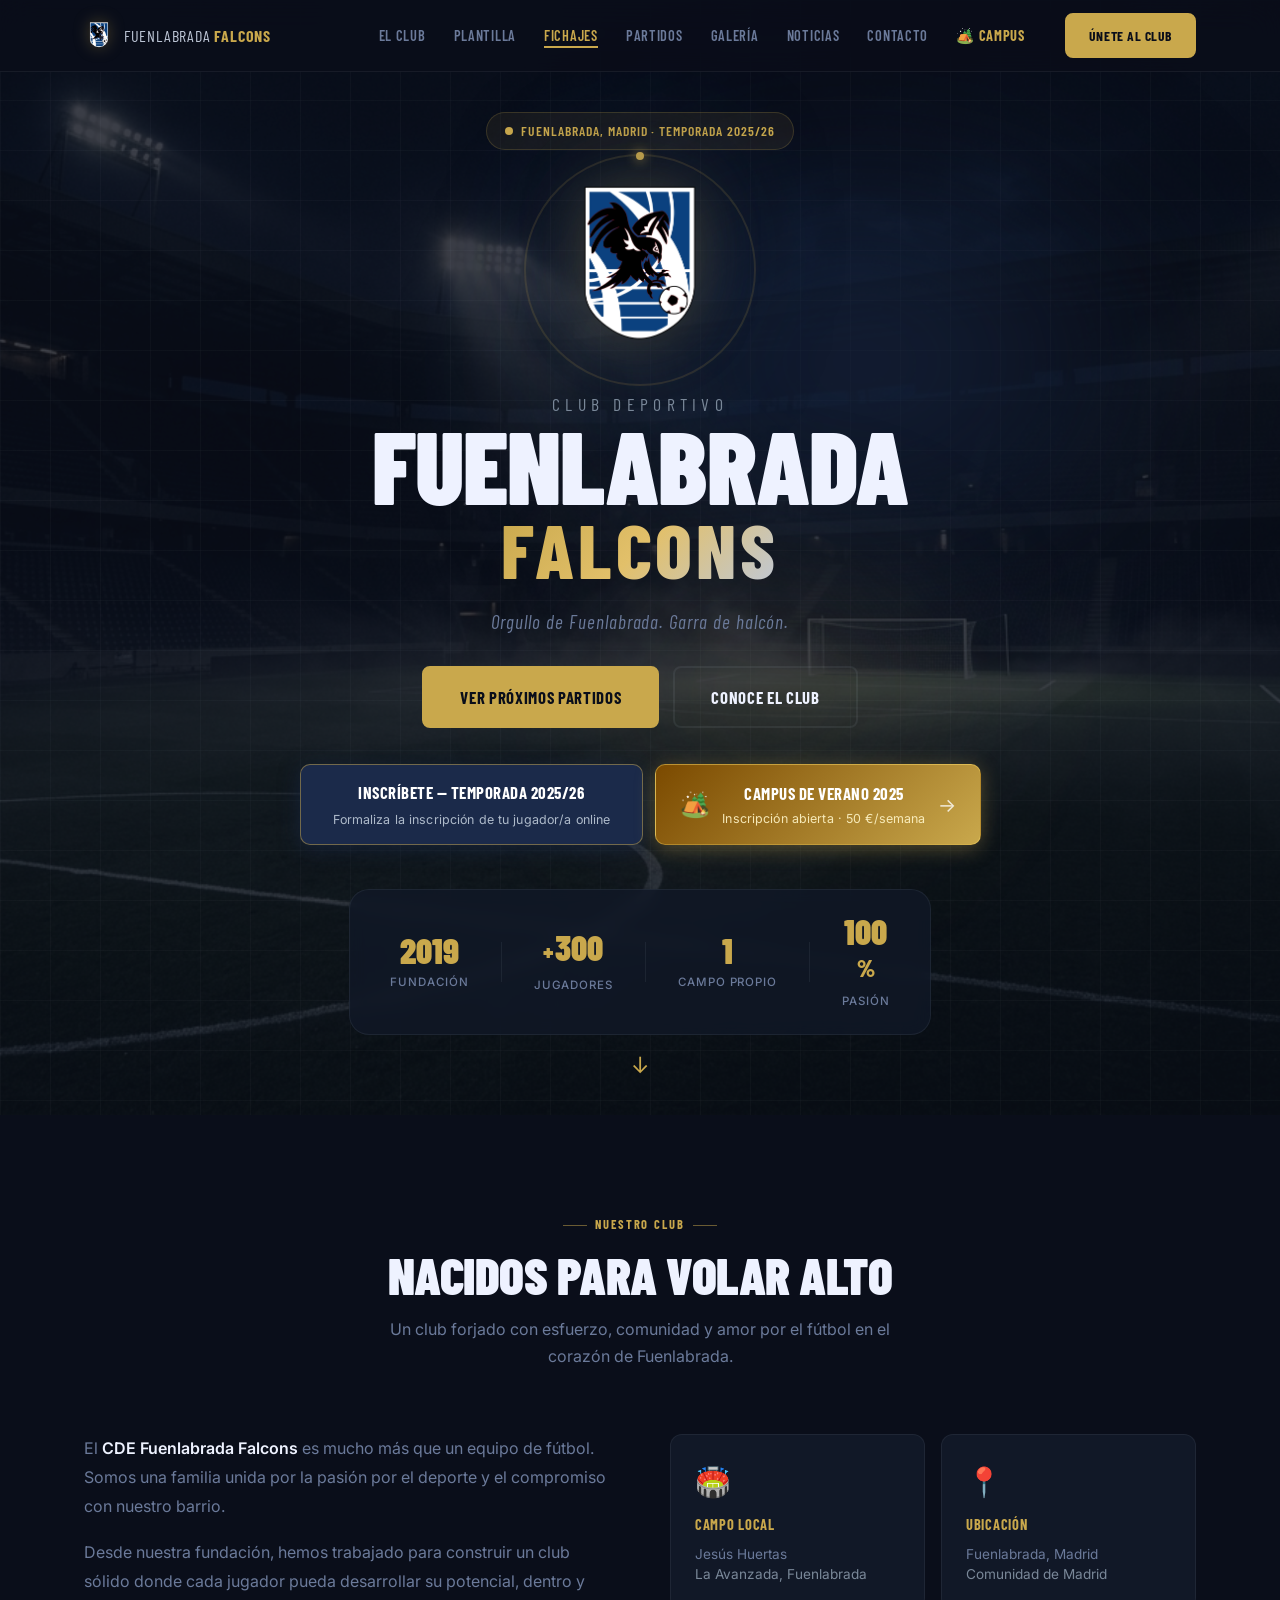
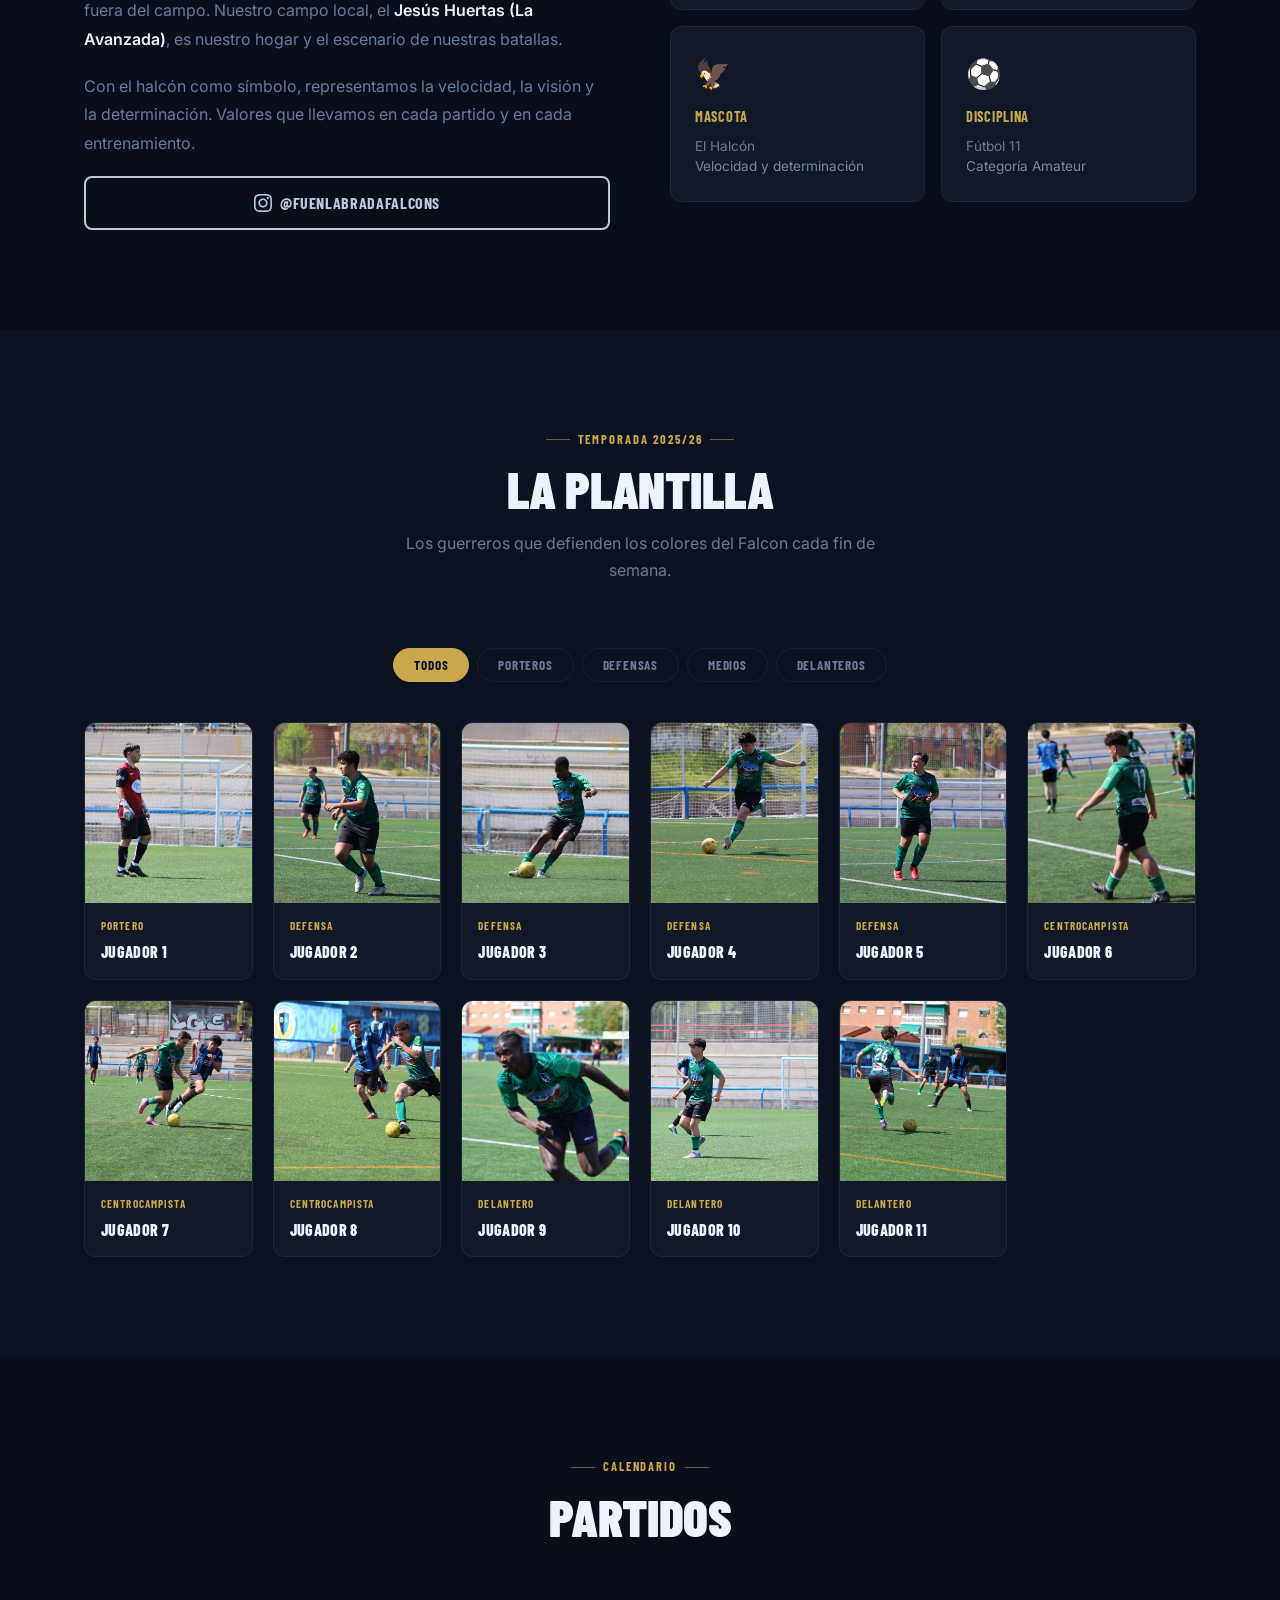
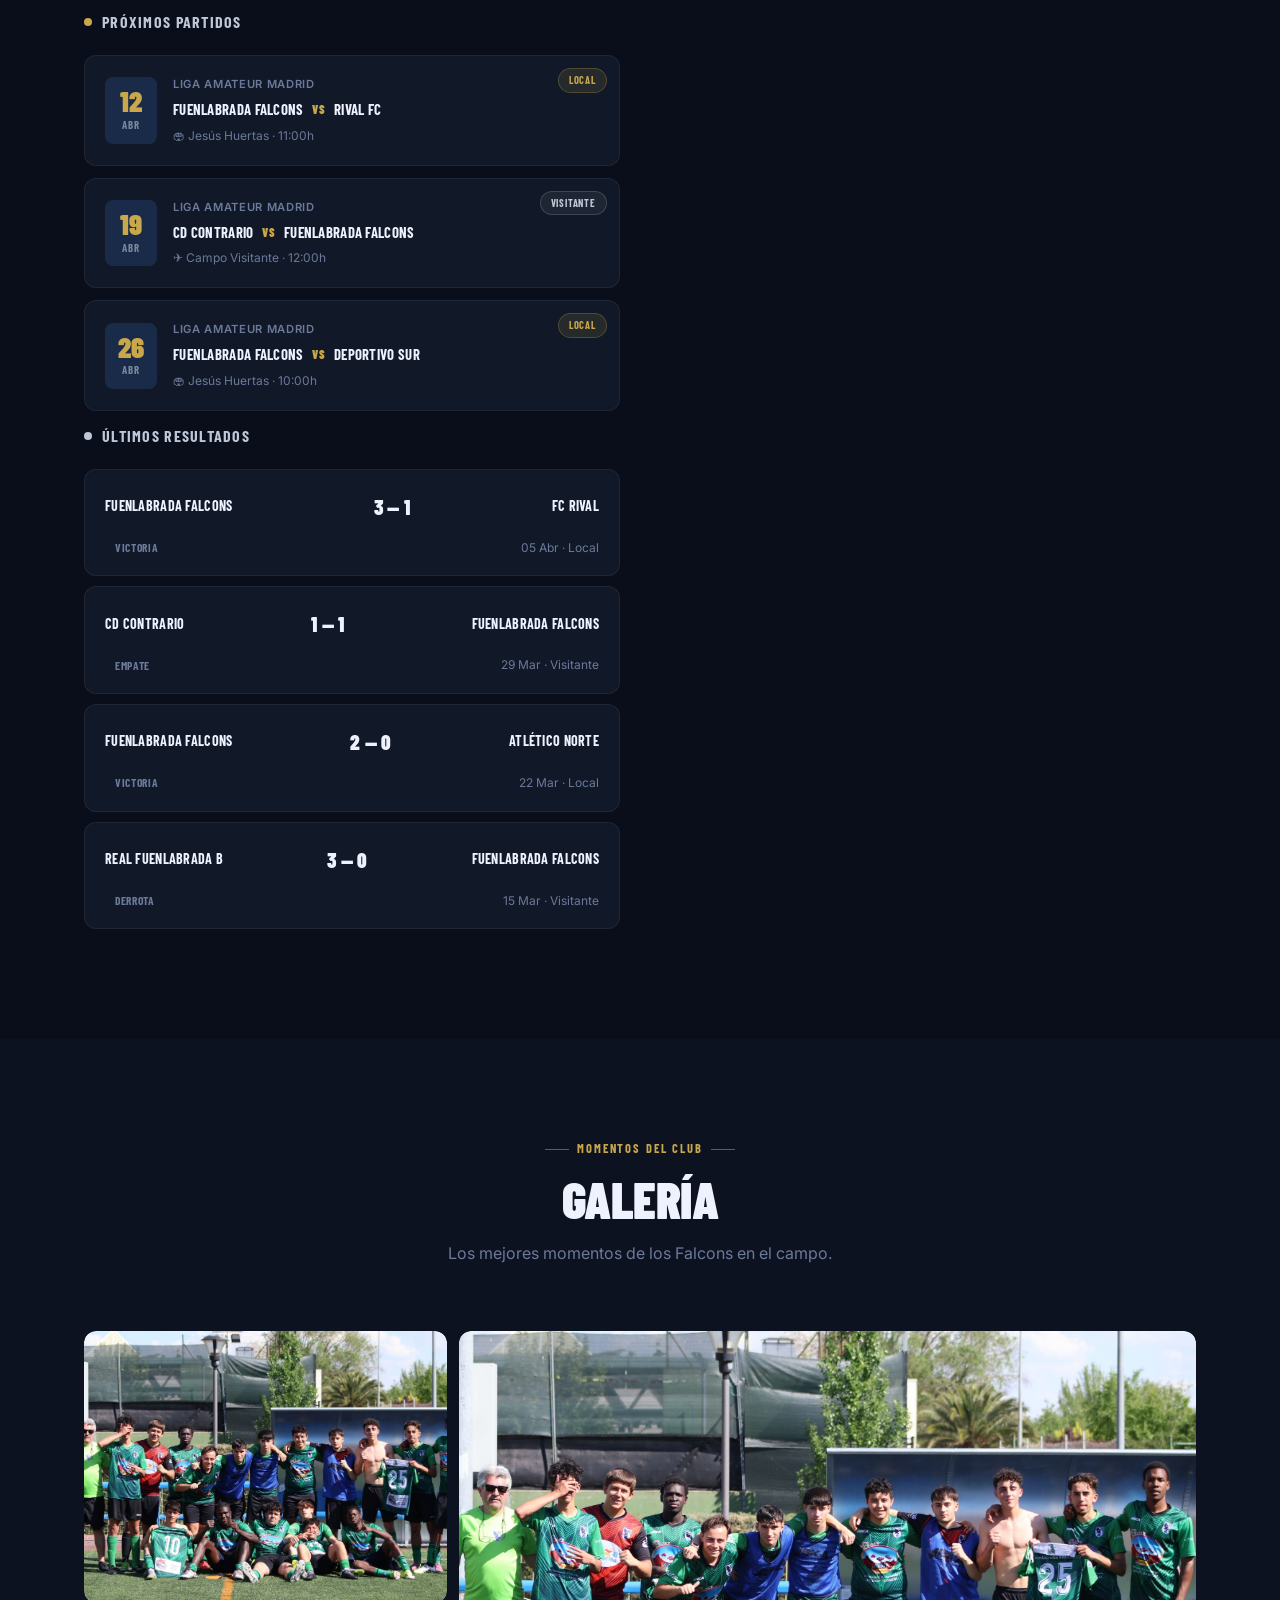
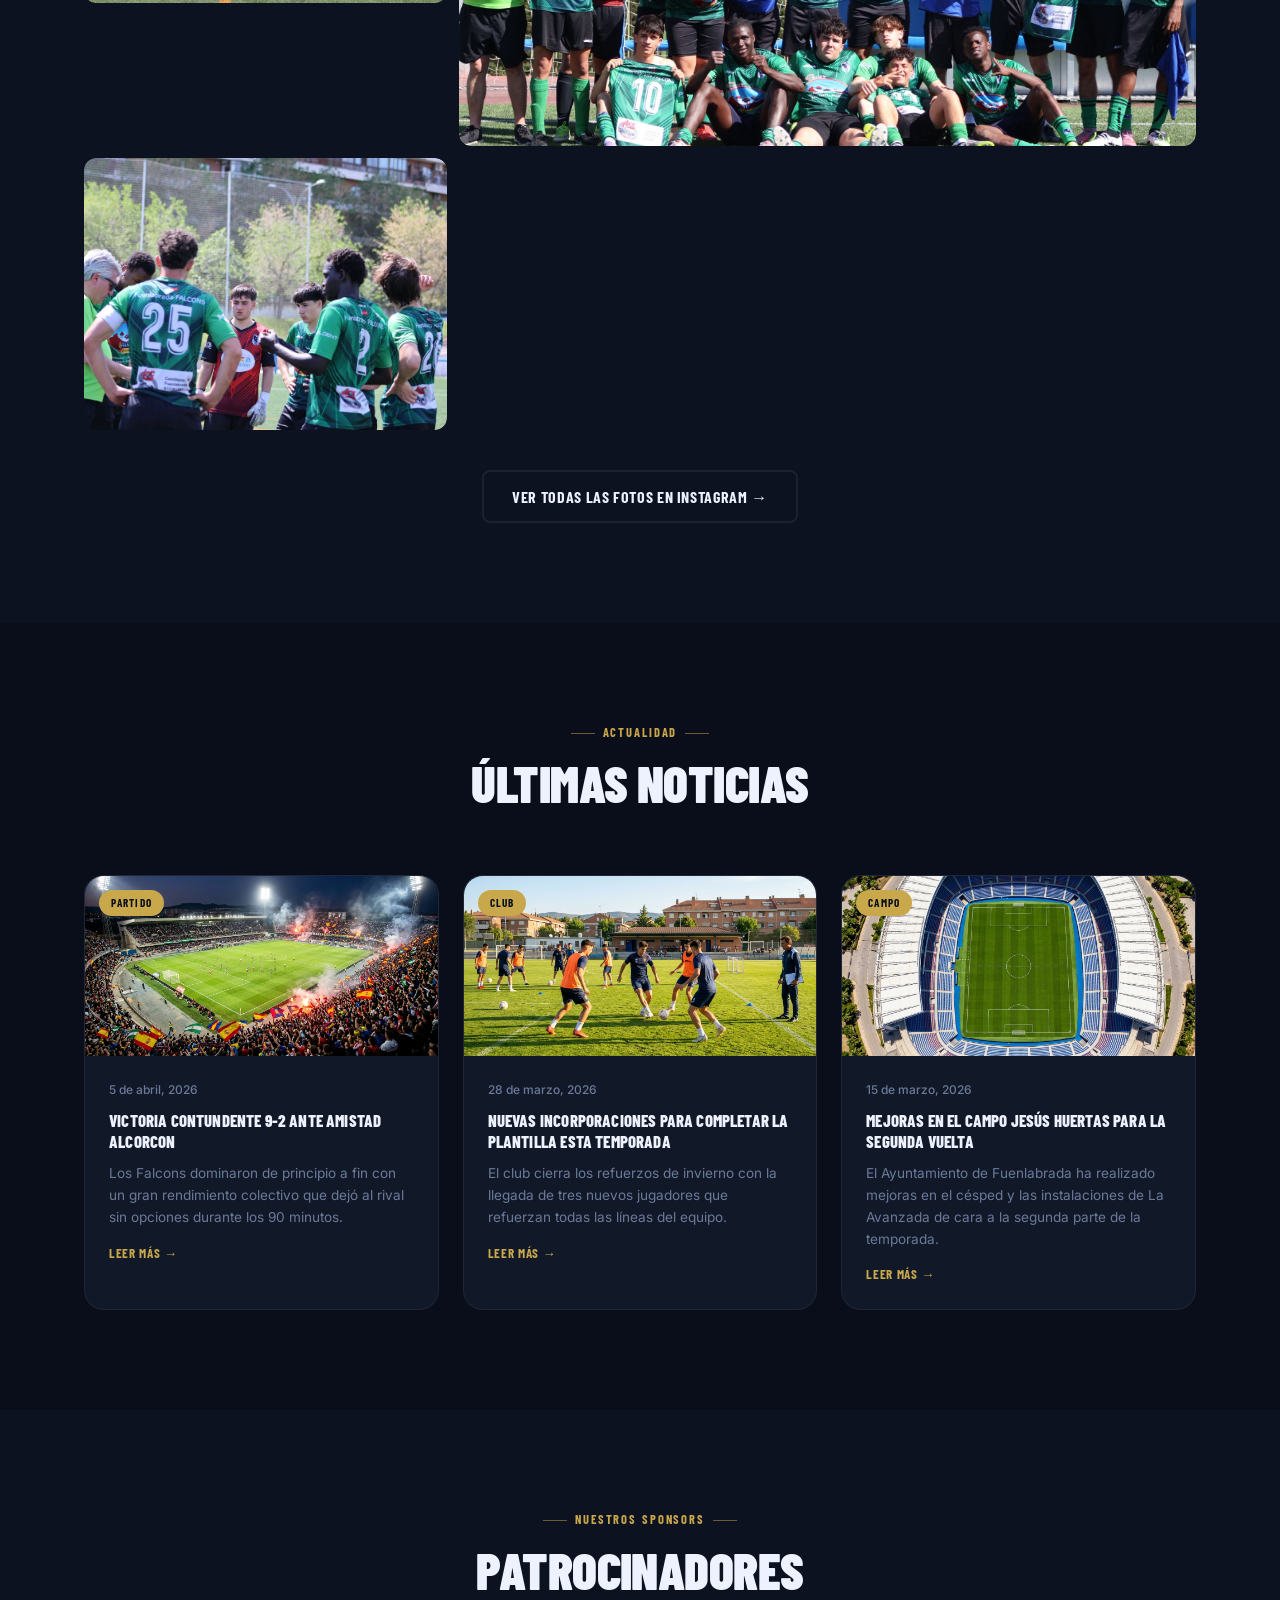
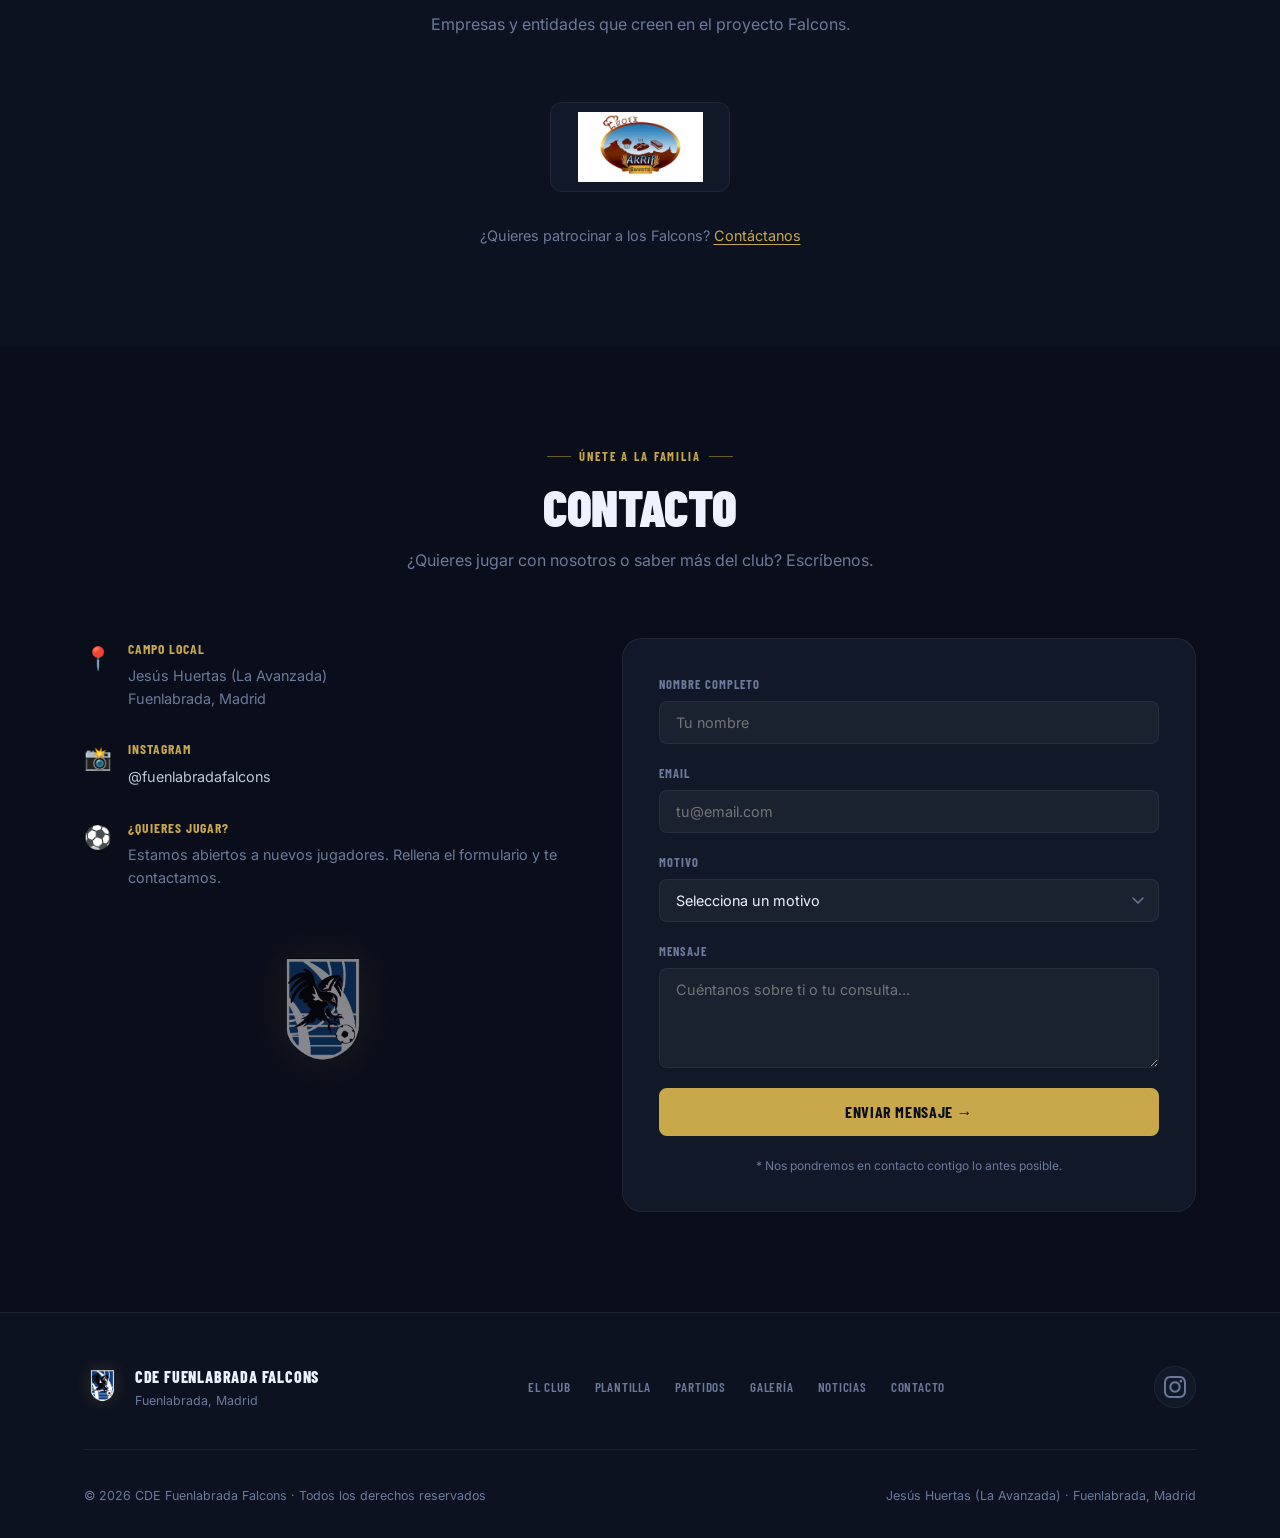
<file: index.html>
<!DOCTYPE html>
<html lang="es">
<head>
  <meta charset="UTF-8" />
  <meta name="viewport" content="width=device-width, initial-scale=1.0" />
  <meta name="description" content="CDE Fuenlabrada Falcons — Club de fútbol en Fuenlabrada, Madrid. Campo local: Jesús Huertas (La Avanzada)." />
  <title>CDE Fuenlabrada Falcons | Club Oficial</title>
  <link rel="preconnect" href="https://fonts.googleapis.com" />
  <link rel="preconnect" href="https://fonts.gstatic.com" crossorigin />
  <link href="https://fonts.googleapis.com/css2?family=Barlow+Condensed:ital,wght@0,400;0,600;0,700;0,800;0,900;1,700&family=Inter:wght@300;400;500;600&display=swap" rel="stylesheet" />
  <link rel="stylesheet" href="styles.css" />
</head>
<body>

  <!-- ═══════════════════════════════════════ NAV ═══ -->
  <nav class="nav" id="nav">
    <div class="nav__inner">
      <a href="#inicio" class="nav__brand" aria-label="Inicio">
        <img src="assets/escudo.png" alt="Escudo CDE Fuenlabrada Falcons" class="nav__escudo" />
        <span class="nav__name">FUENLABRADA <strong>FALCONS</strong></span>
      </a>
      <ul class="nav__links" id="navLinks">
        <li><a href="#club">El Club</a></li>
        <li><a href="#plantilla">Plantilla</a></li>
        <li><a href="#fichajes">Fichajes</a></li>
        <li><a href="#partidos">Partidos</a></li>
        <li><a href="#galeria">Galería</a></li>
        <li><a href="#noticias">Noticias</a></li>
        <li><a href="#contacto">Contacto</a></li>
        <li><a href="campus.html" style="color:#C9A84C;font-weight:700">🏕️ Campus</a></li>
      </ul>
      <a href="#contacto" class="btn btn--gold nav__cta">Únete al club</a>
      <button class="nav__burger" id="burger" aria-label="Abrir menú">
        <span></span><span></span><span></span>
      </button>
    </div>
  </nav>

  <!-- ═══════════════════════════════════════ HERO ═══ -->
  <section class="hero" id="inicio">
    <div class="hero__bg">
      <div class="hero__particles" id="particles"></div>
      <div class="hero__grid"></div>
      <div class="hero__glow hero__glow--1"></div>
      <div class="hero__glow hero__glow--2"></div>
    </div>
    <div class="container hero__content">
      <div class="hero__badge reveal">
        <span class="dot dot--pulse"></span>
        Fuenlabrada, Madrid · Temporada 2025/26
      </div>
      <div class="hero__escudo-wrap reveal">
        <div class="hero__escudo-ring"></div>
        <img src="assets/escudo.png" alt="Escudo CDE Fuenlabrada Falcons" class="hero__escudo" />
      </div>
      <h1 class="hero__title reveal">
        <span class="hero__title--sub">Club Deportivo</span>
        <span class="hero__title--main">FUENLABRADA</span>
        <span class="hero__title--accent">FALCONS</span>
      </h1>
      <p class="hero__tagline reveal">Orgullo de Fuenlabrada. Garra de halcón.</p>
      <div class="hero__actions reveal">
        <a href="#partidos" class="btn btn--gold btn--lg">Ver próximos partidos</a>
        <a href="#club" class="btn btn--outline btn--lg">Conoce el club</a>
      </div>
      <div class="hero__ctas-row reveal">
        <a href="/inscripcion.html" class="hero__inscripcion">
          <span class="hero__inscripcion-title">Inscríbete — Temporada 2025/26</span>
          <span class="hero__inscripcion-sub">Formaliza la inscripción de tu jugador/a online</span>
        </a>
        <a href="campus.html" class="hero__campus-btn">
          <span class="hero__campus-icon">🏕️</span>
          <span class="hero__campus-text">
            <span class="hero__campus-title">Campus de Verano 2025</span>
            <span class="hero__campus-sub">Inscripción abierta · 50 €/semana</span>
          </span>
          <span class="hero__campus-arrow">→</span>
        </a>
      </div>
      <div class="hero__stats reveal">
        <div class="stat">
          <span class="stat__num" data-target="2019">0</span>
          <span class="stat__lbl">Fundación</span>
        </div>
        <div class="stat__sep"></div>
        <div class="stat">
          <span class="stat__numrow"><span class="stat__pre">+</span><span class="stat__num" data-target="300">0</span></span>
          <span class="stat__lbl">Jugadores</span>
        </div>
        <div class="stat__sep"></div>
        <div class="stat">
          <span class="stat__num" data-target="1">0</span>
          <span class="stat__lbl">Campo propio</span>
        </div>
        <div class="stat__sep"></div>
        <div class="stat">
          <span class="stat__num" data-target="100">0</span><span class="stat__suf">%</span>
          <span class="stat__lbl">Pasión</span>
        </div>
      </div>
    </div>
    <a href="#club" class="hero__scroll" aria-label="Scroll abajo">
      <span class="hero__scroll-icon">↓</span>
    </a>
  </section>

  <!-- ═══════════════════════════════════════ SOBRE EL CLUB ═══ -->
  <section class="section" id="club">
    <div class="container">
      <div class="section__header reveal">
        <span class="section__tag">Nuestro club</span>
        <h2 class="section__title">Nacidos para volar alto</h2>
        <p class="section__sub">Un club forjado con esfuerzo, comunidad y amor por el fútbol en el corazón de Fuenlabrada.</p>
      </div>
      <div class="about__grid">
        <div class="about__text reveal">
          <p>El <strong>CDE Fuenlabrada Falcons</strong> es mucho más que un equipo de fútbol. Somos una familia unida por la pasión por el deporte y el compromiso con nuestro barrio.</p>
          <p>Desde nuestra fundación, hemos trabajado para construir un club sólido donde cada jugador pueda desarrollar su potencial, dentro y fuera del campo. Nuestro campo local, el <strong>Jesús Huertas (La Avanzada)</strong>, es nuestro hogar y el escenario de nuestras batallas.</p>
          <p>Con el halcón como símbolo, representamos la velocidad, la visión y la determinación. Valores que llevamos en cada partido y en cada entrenamiento.</p>
          <a href="https://www.instagram.com/fuenlabradafalcons/" target="_blank" rel="noopener noreferrer" class="btn btn--silver">
            <svg width="18" height="18" viewBox="0 0 24 24" fill="currentColor" aria-hidden="true"><path d="M12 2.163c3.204 0 3.584.012 4.85.07 3.252.148 4.771 1.691 4.919 4.919.058 1.265.069 1.645.069 4.849 0 3.205-.012 3.584-.069 4.849-.149 3.225-1.664 4.771-4.919 4.919-1.266.058-1.644.07-4.85.07-3.204 0-3.584-.012-4.849-.07-3.26-.149-4.771-1.699-4.919-4.92-.058-1.265-.07-1.644-.07-4.849 0-3.204.013-3.583.07-4.849.149-3.227 1.664-4.771 4.919-4.919 1.266-.057 1.645-.069 4.849-.069zm0-2.163c-3.259 0-3.667.014-4.947.072-4.358.2-6.78 2.618-6.98 6.98-.059 1.281-.073 1.689-.073 4.948 0 3.259.014 3.668.072 4.948.2 4.358 2.618 6.78 6.98 6.98 1.281.058 1.689.072 4.948.072 3.259 0 3.668-.014 4.948-.072 4.354-.2 6.782-2.618 6.979-6.98.059-1.28.073-1.689.073-4.948 0-3.259-.014-3.667-.072-4.947-.196-4.354-2.617-6.78-6.979-6.98-1.281-.059-1.69-.073-4.949-.073zm0 5.838c-3.403 0-6.162 2.759-6.162 6.162s2.759 6.163 6.162 6.163 6.162-2.759 6.162-6.163c0-3.403-2.759-6.162-6.162-6.162zm0 10.162c-2.209 0-4-1.79-4-4 0-2.209 1.791-4 4-4s4 1.791 4 4c0 2.21-1.791 4-4 4zm6.406-11.845c-.796 0-1.441.645-1.441 1.44s.645 1.44 1.441 1.44c.795 0 1.439-.645 1.439-1.44s-.644-1.44-1.439-1.44z"/></svg>
            @fuenlabradafalcons
          </a>
        </div>
        <div class="about__cards reveal">
          <div class="about__card">
            <span class="about__card-icon">🏟️</span>
            <h3>Campo local</h3>
            <p>Jesús Huertas<br /><em>La Avanzada, Fuenlabrada</em></p>
          </div>
          <div class="about__card">
            <span class="about__card-icon">📍</span>
            <h3>Ubicación</h3>
            <p>Fuenlabrada, Madrid<br /><em>Comunidad de Madrid</em></p>
          </div>
          <div class="about__card">
            <span class="about__card-icon">🦅</span>
            <h3>Mascota</h3>
            <p>El Halcón<br /><em>Velocidad y determinación</em></p>
          </div>
          <div class="about__card">
            <span class="about__card-icon">⚽</span>
            <h3>Disciplina</h3>
            <p>Fútbol 11<br /><em>Categoría Amateur</em></p>
          </div>
        </div>
      </div>
    </div>
  </section>

  <!-- ═══════════════════════════════════════ PLANTILLA ═══ -->
  <section class="section section--dark" id="plantilla">
    <div class="container">
      <div class="section__header reveal">
        <span class="section__tag">Temporada 2025/26</span>
        <h2 class="section__title">La plantilla</h2>
        <p class="section__sub">Los guerreros que defienden los colores del Falcon cada fin de semana.</p>
      </div>

      <div class="squad__tabs reveal">
        <button class="squad__tab squad__tab--active" data-filter="todos">Todos</button>
        <button class="squad__tab" data-filter="portero">Porteros</button>
        <button class="squad__tab" data-filter="defensa">Defensas</button>
        <button class="squad__tab" data-filter="centrocampista">Medios</button>
        <button class="squad__tab" data-filter="delantero">Delanteros</button>
      </div>

      <!-- Contenido cargado dinámicamente desde /content/plantilla.json -->
      <div class="squad__grid" id="squadGrid">
        <!-- Porteros -->
        <div class="player-card reveal" data-pos="portero">
          <div class="player-card__img">
            <div class="player-card__placeholder">
              <svg viewBox="0 0 80 90" fill="none" xmlns="http://www.w3.org/2000/svg" aria-hidden="true"><circle cx="40" cy="28" r="18" fill="#1A2B4A"/><path d="M8 85c0-17.673 14.327-32 32-32s32 14.327 32 32" fill="#1A2B4A"/></svg>
            </div>
            <span class="player-card__dorsal">1</span>
          </div>
          <div class="player-card__info">
            <span class="player-card__pos">Portero</span>
            <h3 class="player-card__name">Jugador 1</h3>
          </div>
        </div>
        <!-- Defensas -->
        <div class="player-card reveal" data-pos="defensa">
          <div class="player-card__img">
            <div class="player-card__placeholder"><svg viewBox="0 0 80 90" fill="none" xmlns="http://www.w3.org/2000/svg" aria-hidden="true"><circle cx="40" cy="28" r="18" fill="#1A2B4A"/><path d="M8 85c0-17.673 14.327-32 32-32s32 14.327 32 32" fill="#1A2B4A"/></svg></div>
            <span class="player-card__dorsal">2</span>
          </div>
          <div class="player-card__info">
            <span class="player-card__pos">Defensa</span>
            <h3 class="player-card__name">Jugador 2</h3>
          </div>
        </div>
        <div class="player-card reveal" data-pos="defensa">
          <div class="player-card__img">
            <div class="player-card__placeholder"><svg viewBox="0 0 80 90" fill="none" xmlns="http://www.w3.org/2000/svg" aria-hidden="true"><circle cx="40" cy="28" r="18" fill="#1A2B4A"/><path d="M8 85c0-17.673 14.327-32 32-32s32 14.327 32 32" fill="#1A2B4A"/></svg></div>
            <span class="player-card__dorsal">3</span>
          </div>
          <div class="player-card__info">
            <span class="player-card__pos">Defensa</span>
            <h3 class="player-card__name">Jugador 3</h3>
          </div>
        </div>
        <div class="player-card reveal" data-pos="defensa">
          <div class="player-card__img">
            <div class="player-card__placeholder"><svg viewBox="0 0 80 90" fill="none" xmlns="http://www.w3.org/2000/svg" aria-hidden="true"><circle cx="40" cy="28" r="18" fill="#1A2B4A"/><path d="M8 85c0-17.673 14.327-32 32-32s32 14.327 32 32" fill="#1A2B4A"/></svg></div>
            <span class="player-card__dorsal">4</span>
          </div>
          <div class="player-card__info">
            <span class="player-card__pos">Defensa</span>
            <h3 class="player-card__name">Jugador 4</h3>
          </div>
        </div>
        <div class="player-card reveal" data-pos="defensa">
          <div class="player-card__img">
            <div class="player-card__placeholder"><svg viewBox="0 0 80 90" fill="none" xmlns="http://www.w3.org/2000/svg" aria-hidden="true"><circle cx="40" cy="28" r="18" fill="#1A2B4A"/><path d="M8 85c0-17.673 14.327-32 32-32s32 14.327 32 32" fill="#1A2B4A"/></svg></div>
            <span class="player-card__dorsal">5</span>
          </div>
          <div class="player-card__info">
            <span class="player-card__pos">Defensa</span>
            <h3 class="player-card__name">Jugador 5</h3>
          </div>
        </div>
        <!-- Centrocampistas -->
        <div class="player-card reveal" data-pos="centrocampista">
          <div class="player-card__img">
            <div class="player-card__placeholder"><svg viewBox="0 0 80 90" fill="none" xmlns="http://www.w3.org/2000/svg" aria-hidden="true"><circle cx="40" cy="28" r="18" fill="#1A2B4A"/><path d="M8 85c0-17.673 14.327-32 32-32s32 14.327 32 32" fill="#1A2B4A"/></svg></div>
            <span class="player-card__dorsal">6</span>
          </div>
          <div class="player-card__info">
            <span class="player-card__pos">Centrocampista</span>
            <h3 class="player-card__name">Jugador 6</h3>
          </div>
        </div>
        <div class="player-card reveal" data-pos="centrocampista">
          <div class="player-card__img">
            <div class="player-card__placeholder"><svg viewBox="0 0 80 90" fill="none" xmlns="http://www.w3.org/2000/svg" aria-hidden="true"><circle cx="40" cy="28" r="18" fill="#1A2B4A"/><path d="M8 85c0-17.673 14.327-32 32-32s32 14.327 32 32" fill="#1A2B4A"/></svg></div>
            <span class="player-card__dorsal">7</span>
          </div>
          <div class="player-card__info">
            <span class="player-card__pos">Centrocampista</span>
            <h3 class="player-card__name">Jugador 7</h3>
          </div>
        </div>
        <div class="player-card reveal" data-pos="centrocampista">
          <div class="player-card__img">
            <div class="player-card__placeholder"><svg viewBox="0 0 80 90" fill="none" xmlns="http://www.w3.org/2000/svg" aria-hidden="true"><circle cx="40" cy="28" r="18" fill="#1A2B4A"/><path d="M8 85c0-17.673 14.327-32 32-32s32 14.327 32 32" fill="#1A2B4A"/></svg></div>
            <span class="player-card__dorsal">8</span>
          </div>
          <div class="player-card__info">
            <span class="player-card__pos">Centrocampista</span>
            <h3 class="player-card__name">Jugador 8</h3>
          </div>
        </div>
        <!-- Delanteros -->
        <div class="player-card reveal" data-pos="delantero">
          <div class="player-card__img">
            <div class="player-card__placeholder"><svg viewBox="0 0 80 90" fill="none" xmlns="http://www.w3.org/2000/svg" aria-hidden="true"><circle cx="40" cy="28" r="18" fill="#1A2B4A"/><path d="M8 85c0-17.673 14.327-32 32-32s32 14.327 32 32" fill="#1A2B4A"/></svg></div>
            <span class="player-card__dorsal">9</span>
          </div>
          <div class="player-card__info">
            <span class="player-card__pos">Delantero</span>
            <h3 class="player-card__name">Jugador 9</h3>
          </div>
        </div>
        <div class="player-card reveal" data-pos="delantero">
          <div class="player-card__img">
            <div class="player-card__placeholder"><svg viewBox="0 0 80 90" fill="none" xmlns="http://www.w3.org/2000/svg" aria-hidden="true"><circle cx="40" cy="28" r="18" fill="#1A2B4A"/><path d="M8 85c0-17.673 14.327-32 32-32s32 14.327 32 32" fill="#1A2B4A"/></svg></div>
            <span class="player-card__dorsal">10</span>
          </div>
          <div class="player-card__info">
            <span class="player-card__pos">Delantero</span>
            <h3 class="player-card__name">Jugador 10</h3>
          </div>
        </div>
        <div class="player-card reveal" data-pos="delantero">
          <div class="player-card__img">
            <div class="player-card__placeholder"><svg viewBox="0 0 80 90" fill="none" xmlns="http://www.w3.org/2000/svg" aria-hidden="true"><circle cx="40" cy="28" r="18" fill="#1A2B4A"/><path d="M8 85c0-17.673 14.327-32 32-32s32 14.327 32 32" fill="#1A2B4A"/></svg></div>
            <span class="player-card__dorsal">11</span>
          </div>
          <div class="player-card__info">
            <span class="player-card__pos">Delantero</span>
            <h3 class="player-card__name">Jugador 11</h3>
          </div>
        </div>
      </div>
    </div>
  </section>

  <!-- ═══════════════════════════════════════ FICHAJES ═══ -->
  <section class="section section--alt" id="fichajes">
    <div class="container">
      <div class="section__header reveal">
        <span class="section__tag">Mercado de fichajes</span>
        <h2 class="section__title">Nuevas incorporaciones</h2>
        <p class="section__sub">Los jugadores que se han unido a la familia Falcon esta temporada.</p>
      </div>
      <div class="fichajes-grid" id="fichajesGrid">
        <!-- Cargado dinámicamente desde content/firmas.json -->
      </div>
    </div>
  </section>

  <!-- ═══════════════════════════════════════ PARTIDOS ═══ -->
  <section class="section" id="partidos">
    <div class="container">
      <div class="section__header reveal">
        <span class="section__tag">Calendario</span>
        <h2 class="section__title">Partidos</h2>
      </div>
      <div class="matches__layout">
        <div class="matches__col reveal">
          <h3 class="matches__col-title">
            <span class="dot dot--gold"></span> Próximos partidos
          </h3>
          <!-- Contenido dinámico desde /content/partidos.json -->
          <div id="proximosGrid">
          <div class="match-card match-card--next">
            <div class="match-card__date">
              <span class="match-card__day">12</span>
              <span class="match-card__month">ABR</span>
            </div>
            <div class="match-card__info">
              <span class="match-card__comp">Liga Amateur Madrid</span>
              <div class="match-card__teams">
                <span class="match-card__home">Fuenlabrada Falcons</span>
                <span class="match-card__vs">VS</span>
                <span class="match-card__away">Rival FC</span>
              </div>
              <span class="match-card__venue">🏟 Jesús Huertas · 11:00h</span>
            </div>
            <span class="match-card__badge match-card__badge--home">Local</span>
          </div>
          <div class="match-card match-card--next">
            <div class="match-card__date">
              <span class="match-card__day">19</span>
              <span class="match-card__month">ABR</span>
            </div>
            <div class="match-card__info">
              <span class="match-card__comp">Liga Amateur Madrid</span>
              <div class="match-card__teams">
                <span class="match-card__home">CD Contrario</span>
                <span class="match-card__vs">VS</span>
                <span class="match-card__away">Fuenlabrada Falcons</span>
              </div>
              <span class="match-card__venue">✈ Campo Visitante · 12:00h</span>
            </div>
            <span class="match-card__badge match-card__badge--away">Visitante</span>
          </div>
          <div class="match-card match-card--next">
            <div class="match-card__date">
              <span class="match-card__day">26</span>
              <span class="match-card__month">ABR</span>
            </div>
            <div class="match-card__info">
              <span class="match-card__comp">Liga Amateur Madrid</span>
              <div class="match-card__teams">
                <span class="match-card__home">Fuenlabrada Falcons</span>
                <span class="match-card__vs">VS</span>
                <span class="match-card__away">Deportivo Sur</span>
              </div>
              <span class="match-card__venue">🏟 Jesús Huertas · 10:00h</span>
            </div>
            <span class="match-card__badge match-card__badge--home">Local</span>
          </div>
        </div>

        <div class="matches__col reveal">
          <h3 class="matches__col-title">
            <span class="dot dot--silver"></span> Últimos resultados
          </h3>
          <!-- Contenido dinámico desde /content/partidos.json -->
          <div id="resultadosGrid">
          <div class="result-card">
            <div class="result-card__teams">
              <span>Fuenlabrada Falcons</span>
              <div class="result-card__score result-card__score--win">3 — 1</div>
              <span>FC Rival</span>
            </div>
            <div class="result-card__meta">
              <span class="badge badge--win">Victoria</span>
              <span>05 Abr · Local</span>
            </div>
          </div>
          <div class="result-card">
            <div class="result-card__teams">
              <span>CD Contrario</span>
              <div class="result-card__score result-card__score--draw">1 — 1</div>
              <span>Fuenlabrada Falcons</span>
            </div>
            <div class="result-card__meta">
              <span class="badge badge--draw">Empate</span>
              <span>29 Mar · Visitante</span>
            </div>
          </div>
          <div class="result-card">
            <div class="result-card__teams">
              <span>Fuenlabrada Falcons</span>
              <div class="result-card__score result-card__score--win">2 — 0</div>
              <span>Atlético Norte</span>
            </div>
            <div class="result-card__meta">
              <span class="badge badge--win">Victoria</span>
              <span>22 Mar · Local</span>
            </div>
          </div>
          <div class="result-card">
            <div class="result-card__teams">
              <span>Real Fuenlabrada B</span>
              <div class="result-card__score result-card__score--loss">3 — 0</div>
              <span>Fuenlabrada Falcons</span>
            </div>
            <div class="result-card__meta">
              <span class="badge badge--loss">Derrota</span>
              <span>15 Mar · Visitante</span>
            </div>
          </div>
        </div>
      </div>
    </div>
  </section>

  <!-- ═══════════════════════════════════════ GALERÍA ═══ -->
  <section class="section section--dark" id="galeria">
    <div class="container">
      <div class="section__header reveal">
        <span class="section__tag">Momentos del club</span>
        <h2 class="section__title">Galería</h2>
        <p class="section__sub">Los mejores momentos de los Falcons en el campo.</p>
      </div>
      <!-- Contenido dinámico desde /content/galeria.json -->
      <div class="gallery__grid" id="galeriaGrid">
        <div class="gallery__item gallery__item--large reveal">
          <div class="gallery__placeholder">
            <span class="gallery__placeholder-icon">📸</span>
            <span>Foto del equipo</span>
          </div>
          <div class="gallery__overlay">Foto de equipo</div>
        </div>
        <div class="gallery__item reveal">
          <div class="gallery__placeholder">
            <span class="gallery__placeholder-icon">⚽</span>
            <span>Partido</span>
          </div>
          <div class="gallery__overlay">Partido en casa</div>
        </div>
        <div class="gallery__item reveal">
          <div class="gallery__placeholder">
            <span class="gallery__placeholder-icon">🏋️</span>
            <span>Entrenamiento</span>
          </div>
          <div class="gallery__overlay">Entrenamiento</div>
        </div>
        <div class="gallery__item reveal">
          <div class="gallery__placeholder">
            <span class="gallery__placeholder-icon">🏆</span>
            <span>Celebración</span>
          </div>
          <div class="gallery__overlay">Celebración</div>
        </div>
        <div class="gallery__item reveal">
          <div class="gallery__placeholder">
            <span class="gallery__placeholder-icon">🦅</span>
            <span>Acción</span>
          </div>
          <div class="gallery__overlay">Acción en el campo</div>
        </div>
        <div class="gallery__item gallery__item--large reveal">
          <div class="gallery__placeholder">
            <span class="gallery__placeholder-icon">📸</span>
            <span>Vestuario</span>
          </div>
          <div class="gallery__overlay">Vestuario</div>
        </div>
      </div>
      <div class="gallery__cta reveal">
        <a href="https://www.instagram.com/fuenlabradafalcons/" target="_blank" rel="noopener noreferrer" class="btn btn--outline">
          Ver todas las fotos en Instagram →
        </a>
      </div>
    </div>
  </section>

  <!-- ═══════════════════════════════════════ NOTICIAS ═══ -->
  <section class="section" id="noticias">
    <div class="container">
      <div class="section__header reveal">
        <span class="section__tag">Actualidad</span>
        <h2 class="section__title">Últimas noticias</h2>
      </div>
      <!-- Contenido dinámico desde /content/noticias.json -->
      <div class="news__grid" id="noticiasGrid">
        <article class="news-card reveal">
          <div class="news-card__img">
            <div class="news-card__placeholder">
              <span>⚽</span>
            </div>
            <span class="news-card__cat">Partido</span>
          </div>
          <div class="news-card__body">
            <time class="news-card__date">5 de abril, 2026</time>
            <h3 class="news-card__title">Victoria contundente 3-1 ante FC Rival en Jesús Huertas</h3>
            <p class="news-card__excerpt">Los Falcons dominaron de principio a fin con un gran rendimiento colectivo que dejó al rival sin opciones...</p>
            <a href="#" class="news-card__link">Leer más →</a>
          </div>
        </article>
        <article class="news-card reveal">
          <div class="news-card__img">
            <div class="news-card__placeholder">
              <span>🦅</span>
            </div>
            <span class="news-card__cat">Club</span>
          </div>
          <div class="news-card__body">
            <time class="news-card__date">28 de marzo, 2026</time>
            <h3 class="news-card__title">Nuevas incorporaciones para completar la plantilla esta temporada</h3>
            <p class="news-card__excerpt">El club cierra los refuerzos de invierno con la llegada de tres nuevos jugadores que refuerzan todas las líneas...</p>
            <a href="#" class="news-card__link">Leer más →</a>
          </div>
        </article>
        <article class="news-card reveal">
          <div class="news-card__img">
            <div class="news-card__placeholder">
              <span>🏟️</span>
            </div>
            <span class="news-card__cat">Campo</span>
          </div>
          <div class="news-card__body">
            <time class="news-card__date">15 de marzo, 2026</time>
            <h3 class="news-card__title">Mejoras en el campo Jesús Huertas para la segunda vuelta</h3>
            <p class="news-card__excerpt">El Ayuntamiento de Fuenlabrada ha realizado mejoras en el césped y las instalaciones de La Avanzada...</p>
            <a href="#" class="news-card__link">Leer más →</a>
          </div>
        </article>
      </div>
    </div>
  </section>

  <!-- ═══════════════════════════════════════ PATROCINADORES ═══ -->
  <section class="section section--dark sponsors" id="patrocinadores">
    <div class="container">
      <div class="section__header reveal">
        <span class="section__tag">Nuestros sponsors</span>
        <h2 class="section__title">Patrocinadores</h2>
        <p class="section__sub">Empresas y entidades que creen en el proyecto Falcons.</p>
      </div>
      <div class="sponsors__grid reveal" id="patrocinadoresGrid">
        <div class="sponsor-card">
          <span class="sponsor-card__placeholder">Tu Logo</span>
        </div>
        <div class="sponsor-card">
          <span class="sponsor-card__placeholder">Tu Logo</span>
        </div>
        <div class="sponsor-card">
          <span class="sponsor-card__placeholder">Tu Logo</span>
        </div>
        <div class="sponsor-card">
          <span class="sponsor-card__placeholder">Tu Logo</span>
        </div>
      </div>
      <p class="sponsors__cta-text reveal">¿Quieres patrocinar a los Falcons? <a href="#contacto">Contáctanos</a></p>
    </div>
  </section>

  <!-- ═══════════════════════════════════════ CONTACTO ═══ -->
  <section class="section" id="contacto">
    <div class="container">
      <div class="section__header reveal">
        <span class="section__tag">Únete a la familia</span>
        <h2 class="section__title">Contacto</h2>
        <p class="section__sub">¿Quieres jugar con nosotros o saber más del club? Escríbenos.</p>
      </div>
      <div class="contact__layout">
        <div class="contact__info reveal">
          <div class="contact__item">
            <span class="contact__icon">📍</span>
            <div>
              <strong>Campo local</strong>
              <p>Jesús Huertas (La Avanzada)<br />Fuenlabrada, Madrid</p>
            </div>
          </div>
          <div class="contact__item">
            <span class="contact__icon">📸</span>
            <div>
              <strong>Instagram</strong>
              <a href="https://www.instagram.com/fuenlabradafalcons/" target="_blank" rel="noopener noreferrer">@fuenlabradafalcons</a>
            </div>
          </div>
          <div class="contact__item">
            <span class="contact__icon">⚽</span>
            <div>
              <strong>¿Quieres jugar?</strong>
              <p>Estamos abiertos a nuevos jugadores. Rellena el formulario y te contactamos.</p>
            </div>
          </div>
          <div class="contact__escudo">
            <img src="assets/escudo.png" alt="Escudo CDE Fuenlabrada Falcons" />
          </div>
        </div>
        <form class="contact__form reveal" id="contactForm" novalidate>
          <div class="form__group">
            <label for="nombre">Nombre completo</label>
            <input type="text" id="nombre" name="nombre" placeholder="Tu nombre" required />
          </div>
          <div class="form__group">
            <label for="email">Email</label>
            <input type="email" id="email" name="email" placeholder="tu@email.com" required />
          </div>
          <div class="form__group">
            <label for="motivo">Motivo</label>
            <select id="motivo" name="motivo">
              <option value="">Selecciona un motivo</option>
              <option value="jugar">Quiero jugar en el club</option>
              <option value="patrocinar">Información para patrocinar</option>
              <option value="otro">Otro</option>
            </select>
          </div>
          <div class="form__group">
            <label for="mensaje">Mensaje</label>
            <textarea id="mensaje" name="mensaje" placeholder="Cuéntanos sobre ti o tu consulta..." rows="4" required></textarea>
          </div>
          <button type="submit" class="btn btn--gold btn--full">Enviar mensaje →</button>
          <p class="form__note">* Nos pondremos en contacto contigo lo antes posible.</p>
        </form>
      </div>
    </div>
  </section>

  <!-- ═══════════════════════════════════════ FOOTER ═══ -->
  <footer class="footer">
    <div class="container">
      <div class="footer__top">
        <div class="footer__brand">
          <img src="assets/escudo.png" alt="Escudo Falcons" class="footer__escudo" />
          <div>
            <span class="footer__name">CDE FUENLABRADA FALCONS</span>
            <span class="footer__location">Fuenlabrada, Madrid</span>
          </div>
        </div>
        <nav class="footer__nav" aria-label="Footer navigation">
          <a href="#club">El Club</a>
          <a href="#plantilla">Plantilla</a>
          <a href="#partidos">Partidos</a>
          <a href="#galeria">Galería</a>
          <a href="#noticias">Noticias</a>
          <a href="#contacto">Contacto</a>
        </nav>
        <div class="footer__social">
          <a href="https://www.instagram.com/fuenlabradafalcons/" target="_blank" rel="noopener noreferrer" aria-label="Instagram de Fuenlabrada Falcons" class="footer__social-link">
            <svg width="22" height="22" viewBox="0 0 24 24" fill="currentColor" aria-hidden="true"><path d="M12 2.163c3.204 0 3.584.012 4.85.07 3.252.148 4.771 1.691 4.919 4.919.058 1.265.069 1.645.069 4.849 0 3.205-.012 3.584-.069 4.849-.149 3.225-1.664 4.771-4.919 4.919-1.266.058-1.644.07-4.85.07-3.204 0-3.584-.012-4.849-.07-3.26-.149-4.771-1.699-4.919-4.92-.058-1.265-.07-1.644-.07-4.849 0-3.204.013-3.583.07-4.849.149-3.227 1.664-4.771 4.919-4.919 1.266-.057 1.645-.069 4.849-.069zm0-2.163c-3.259 0-3.667.014-4.947.072-4.358.2-6.78 2.618-6.98 6.98-.059 1.281-.073 1.689-.073 4.948 0 3.259.014 3.668.072 4.948.2 4.358 2.618 6.78 6.98 6.98 1.281.058 1.689.072 4.948.072 3.259 0 3.668-.014 4.948-.072 4.354-.2 6.782-2.618 6.979-6.98.059-1.28.073-1.689.073-4.948 0-3.259-.014-3.667-.072-4.947-.196-4.354-2.617-6.78-6.979-6.98-1.281-.059-1.69-.073-4.949-.073zm0 5.838c-3.403 0-6.162 2.759-6.162 6.162s2.759 6.163 6.162 6.163 6.162-2.759 6.162-6.163c0-3.403-2.759-6.162-6.162-6.162zm0 10.162c-2.209 0-4-1.79-4-4 0-2.209 1.791-4 4-4s4 1.791 4 4c0 2.21-1.791 4-4 4zm6.406-11.845c-.796 0-1.441.645-1.441 1.44s.645 1.44 1.441 1.44c.795 0 1.439-.645 1.439-1.44s-.644-1.44-1.439-1.44z"/></svg>
          </a>
        </div>
      </div>
      <div class="footer__bottom">
        <p>© 2026 CDE Fuenlabrada Falcons · Todos los derechos reservados</p>
        <p>Jesús Huertas (La Avanzada) · Fuenlabrada, Madrid</p>
      </div>
    </div>
  </footer>

  <script src="main.js"></script>
</body>
</html>
</file>
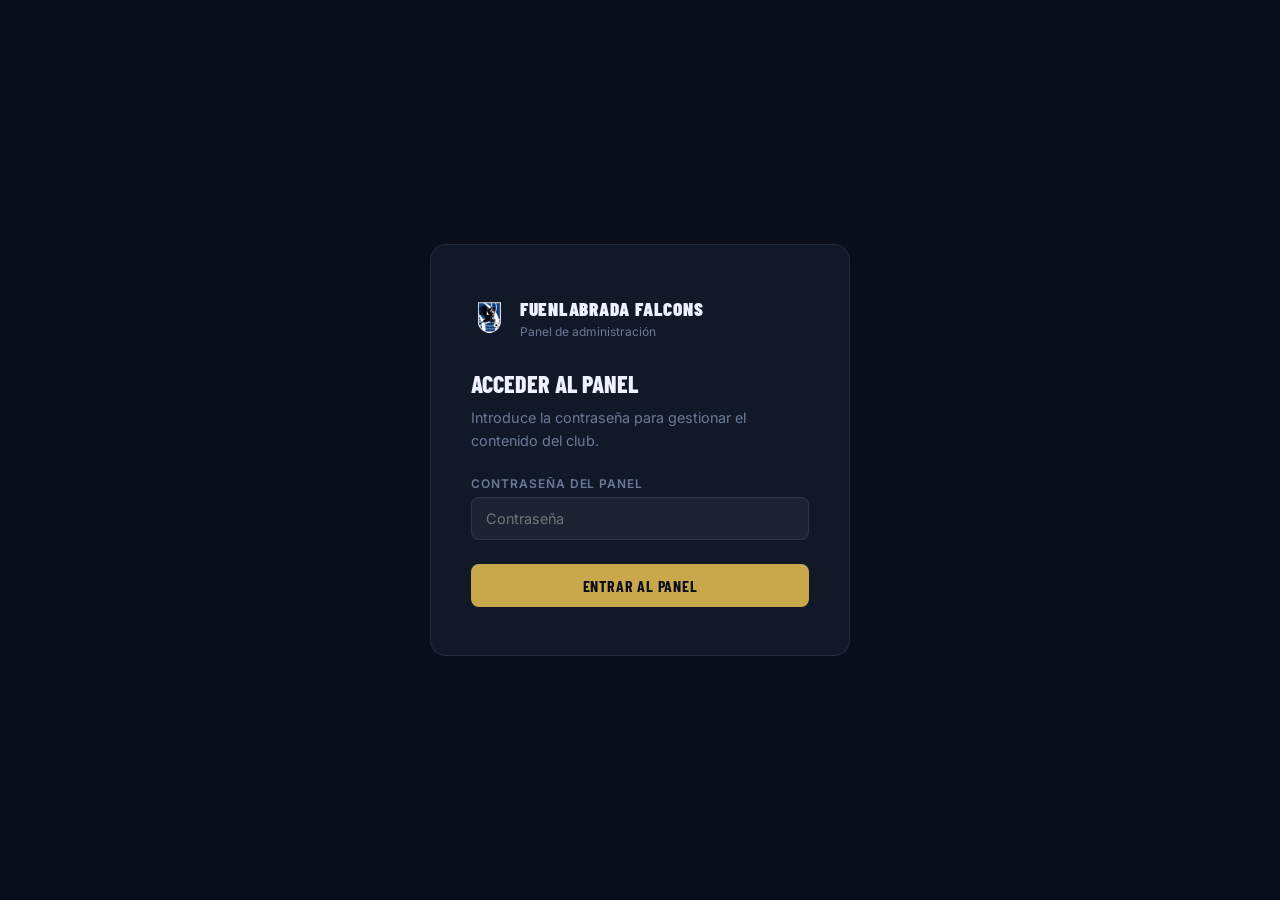
<file: admin/index.html>
<!DOCTYPE html>
<html lang="es">
<head>
  <meta charset="UTF-8" />
  <meta name="viewport" content="width=device-width, initial-scale=1.0" />
  <title>Admin · CDE Fuenlabrada Falcons</title>
  <link href="https://fonts.googleapis.com/css2?family=Barlow+Condensed:wght@600;700;800;900&family=Inter:wght@400;500;600&display=swap" rel="stylesheet" />
  <style>
    :root {
      --bg:      #0A0E1A;
      --bg2:     #111827;
      --bg3:     #1A2236;
      --gold:    #C9A84C;
      --gold2:   #E2C06A;
      --silver:  #BFC8D8;
      --red:     #ef4444;
      --green:   #22c55e;
      --text:    #EEF2FF;
      --muted:   #6B7A9A;
      --border:  rgba(191,200,216,0.1);
      --radius:  10px;
    }
    *, *::before, *::after { box-sizing: border-box; margin: 0; padding: 0; }
    body { font-family: 'Inter', sans-serif; background: var(--bg); color: var(--text); min-height: 100vh; }
    a { color: var(--gold); text-decoration: none; }

    /* ── LOGIN ── */
    #loginScreen {
      display: flex; align-items: center; justify-content: center;
      min-height: 100vh; padding: 24px;
    }
    .login-box {
      background: var(--bg2); border: 1px solid var(--border);
      border-radius: 16px; padding: 48px 40px; width: 100%; max-width: 420px;
      display: flex; flex-direction: column; gap: 24px;
    }
    .login-logo { display: flex; align-items: center; gap: 12px; }
    .login-logo img { height: 52px; }
    .login-logo-text h1 { font-family: 'Barlow Condensed', sans-serif; font-size: 1.2rem; font-weight: 900; letter-spacing: 0.04em; text-transform: uppercase; }
    .login-logo-text span { font-size: 0.75rem; color: var(--muted); }
    .login-box h2 { font-family: 'Barlow Condensed', sans-serif; font-size: 1.5rem; font-weight: 800; text-transform: uppercase; }
    .login-box p { font-size: 0.85rem; color: var(--muted); line-height: 1.6; }
    .login-box ol { font-size: 0.83rem; color: var(--muted); padding-left: 18px; line-height: 2; }
    .login-box ol a { color: var(--gold); }
    .form-group { display: flex; flex-direction: column; gap: 6px; }
    .form-group label { font-size: 0.75rem; font-weight: 600; letter-spacing: 0.08em; text-transform: uppercase; color: var(--muted); }
    .form-group input {
      background: rgba(255,255,255,0.05); border: 1px solid var(--border);
      border-radius: 8px; padding: 12px 14px; font-family: 'Inter', sans-serif;
      font-size: 0.9rem; color: var(--text); outline: none; width: 100%;
      transition: border-color 0.2s;
    }
    .form-group input:focus { border-color: var(--gold); }
    .btn { display: inline-flex; align-items: center; justify-content: center; gap: 8px;
      padding: 12px 24px; border-radius: 8px; font-family: 'Barlow Condensed', sans-serif;
      font-size: 1rem; font-weight: 700; letter-spacing: 0.05em; text-transform: uppercase;
      cursor: pointer; border: none; transition: all 0.2s; width: 100%; }
    .btn--gold { background: var(--gold); color: #0A0E1A; }
    .btn--gold:hover { background: var(--gold2); }
    .btn--outline { background: transparent; color: var(--muted); border: 1px solid var(--border); width: auto; }
    .btn--outline:hover { border-color: var(--gold); color: var(--gold); }
    .btn--danger { background: rgba(239,68,68,0.1); color: var(--red); border: 1px solid rgba(239,68,68,0.2); width: auto; }
    .btn--sm { padding: 7px 16px; font-size: 0.82rem; }
    .error-msg { background: rgba(239,68,68,0.1); border: 1px solid rgba(239,68,68,0.25); border-radius: 8px; padding: 10px 14px; font-size: 0.82rem; color: var(--red); display: none; }

    /* ── APP ── */
    #app { display: none; flex-direction: column; min-height: 100vh; }

    /* ── TOPBAR ── */
    .topbar {
      position: sticky; top: 0; z-index: 100;
      background: rgba(10,14,26,0.95); backdrop-filter: blur(12px);
      border-bottom: 1px solid var(--border);
      display: flex; align-items: center; gap: 16px;
      padding: 12px 24px;
    }
    .topbar__logo { display: flex; align-items: center; gap: 10px; }
    .topbar__logo img { height: 36px; }
    .topbar__title { font-family: 'Barlow Condensed', sans-serif; font-size: 1rem; font-weight: 800; text-transform: uppercase; letter-spacing: 0.04em; }
    .topbar__title span { color: var(--gold); }
    .topbar__right { margin-left: auto; display: flex; align-items: center; gap: 12px; }
    .topbar__user { font-size: 0.78rem; color: var(--muted); }

    /* ── NAV TABS ── */
    .nav-tabs {
      display: flex; gap: 4px; padding: 12px 24px;
      border-bottom: 1px solid var(--border); flex-wrap: wrap;
    }
    .tab-btn {
      padding: 8px 18px; background: transparent; border: 1px solid transparent;
      border-radius: 8px; font-family: 'Barlow Condensed', sans-serif;
      font-size: 0.88rem; font-weight: 700; letter-spacing: 0.04em;
      text-transform: uppercase; color: var(--muted); cursor: pointer; transition: all 0.2s;
    }
    .tab-btn:hover { color: var(--text); border-color: var(--border); }
    .tab-btn.active { background: rgba(201,168,76,0.12); border-color: rgba(201,168,76,0.3); color: var(--gold); }

    /* ── CONTENT ── */
    .content { padding: 32px 24px; max-width: 900px; margin: 0 auto; flex: 1; }
    .panel { display: none; flex-direction: column; gap: 24px; }
    .panel.active { display: flex; }
    .panel-header { display: flex; align-items: center; justify-content: space-between; flex-wrap: wrap; gap: 12px; }
    .panel-header h2 { font-family: 'Barlow Condensed', sans-serif; font-size: 1.6rem; font-weight: 900; text-transform: uppercase; }

    /* ── CARDS LIST ── */
    .items-list { display: flex; flex-direction: column; gap: 12px; }
    .item-card {
      background: var(--bg2); border: 1px solid var(--border);
      border-radius: var(--radius); padding: 16px 20px;
      display: flex; align-items: center; gap: 16px;
    }
    .item-card__info { flex: 1; min-width: 0; }
    .item-card__title { font-weight: 600; font-size: 0.95rem; white-space: nowrap; overflow: hidden; text-overflow: ellipsis; }
    .item-card__sub { font-size: 0.78rem; color: var(--muted); margin-top: 2px; }
    .item-card__actions { display: flex; gap: 8px; flex-shrink: 0; }

    /* ── MODAL ── */
    .modal-overlay {
      position: fixed; inset: 0; background: rgba(0,0,0,0.7);
      backdrop-filter: blur(4px); z-index: 200;
      display: flex; align-items: center; justify-content: center;
      padding: 24px; opacity: 0; pointer-events: none; transition: opacity 0.2s;
    }
    .modal-overlay.open { opacity: 1; pointer-events: all; }
    .modal {
      background: var(--bg2); border: 1px solid var(--border);
      border-radius: 16px; padding: 32px; width: 100%; max-width: 560px;
      max-height: 90vh; overflow-y: auto;
      display: flex; flex-direction: column; gap: 20px;
      transform: translateY(16px); transition: transform 0.2s;
    }
    .modal-overlay.open .modal { transform: translateY(0); }
    .modal-header { display: flex; align-items: center; justify-content: space-between; }
    .modal-header h3 { font-family: 'Barlow Condensed', sans-serif; font-size: 1.3rem; font-weight: 800; text-transform: uppercase; }
    .modal-close { font-size: 1.4rem; color: var(--muted); cursor: pointer; background: none; border: none; color: var(--muted); transition: color 0.2s; line-height: 1; }
    .modal-close:hover { color: var(--text); }
    .modal-form { display: flex; flex-direction: column; gap: 16px; }
    .modal-form input, .modal-form textarea, .modal-form select {
      background: rgba(255,255,255,0.05); border: 1px solid var(--border);
      border-radius: 8px; padding: 10px 14px; font-family: 'Inter', sans-serif;
      font-size: 0.88rem; color: var(--text); outline: none; width: 100%;
      transition: border-color 0.2s;
    }
    .modal-form input:focus, .modal-form textarea:focus, .modal-form select:focus { border-color: var(--gold); }
    .modal-form textarea { resize: vertical; min-height: 80px; }
    .modal-form select option { background: var(--bg2); }
    .modal-form label { font-size: 0.72rem; font-weight: 600; letter-spacing: 0.08em; text-transform: uppercase; color: var(--muted); margin-bottom: 4px; display: block; }
    .modal-actions { display: flex; gap: 10px; }
    .modal-actions .btn { flex: 1; }

    /* ── IMAGE UPLOAD ── */
    .img-upload { display: flex; flex-direction: column; gap: 8px; }
    .img-upload-area {
      border: 2px dashed var(--border); border-radius: 8px; padding: 20px;
      text-align: center; cursor: pointer; transition: border-color 0.2s;
      font-size: 0.82rem; color: var(--muted);
    }
    .img-upload-area:hover { border-color: var(--gold); }
    .img-preview { width: 100%; max-height: 160px; object-fit: cover; border-radius: 6px; display: none; }

    /* ── TOAST ── */
    .toast {
      position: fixed; bottom: 24px; right: 24px; z-index: 300;
      padding: 12px 20px; border-radius: 10px; font-size: 0.88rem; font-weight: 600;
      opacity: 0; transform: translateY(8px); transition: all 0.3s; pointer-events: none;
    }
    .toast.show { opacity: 1; transform: translateY(0); }
    .toast--ok  { background: rgba(34,197,94,0.15);  color: var(--green); border: 1px solid rgba(34,197,94,0.3); }
    .toast--err { background: rgba(239,68,68,0.15); color: var(--red);   border: 1px solid rgba(239,68,68,0.3); }

    /* ── LOADING ── */
    .spinner { display: inline-block; width: 18px; height: 18px; border: 2px solid rgba(255,255,255,0.2); border-top-color: var(--gold); border-radius: 50%; animation: spin 0.6s linear infinite; }
    @keyframes spin { to { transform: rotate(360deg); } }
    .loading-row { display: flex; align-items: center; gap: 10px; color: var(--muted); font-size: 0.88rem; padding: 24px 0; }

    /* ── BADGE ── */
    .badge { display: inline-flex; padding: 2px 10px; border-radius: 100px; font-size: 0.7rem; font-weight: 700; font-family: 'Barlow Condensed', sans-serif; letter-spacing: 0.06em; text-transform: uppercase; }
    .badge--gold { background: rgba(201,168,76,0.12); color: var(--gold); border: 1px solid rgba(201,168,76,0.25); }

    @media (max-width: 480px) {
      .login-box { padding: 32px 24px; }
      .content { padding: 20px 16px; }
      .topbar { padding: 10px 16px; }
    }
  </style>
</head>
<body>

<!-- ═══ LOGIN ═══ -->
<div id="loginScreen">
  <div class="login-box">
    <div class="login-logo">
      <img src="../assets/escudo.png" alt="Falcons" onerror="this.style.display='none'" />
      <div class="login-logo-text">
        <h1>Fuenlabrada Falcons</h1>
        <span>Panel de administración</span>
      </div>
    </div>

    <div>
      <h2>Acceder al panel</h2>
      <p style="margin-top:8px;color:var(--muted);font-size:0.9rem">Introduce la contraseña para gestionar el contenido del club.</p>
    </div>

    <div class="form-group">
      <label>Contraseña del panel</label>
      <input type="password" id="passInput" placeholder="Contraseña" autocomplete="off" />
    </div>

    <div class="error-msg" id="loginError">Contraseña incorrecta.</div>

    <button class="btn btn--gold" id="loginBtn">Entrar al panel</button>
  </div>
</div>

<!-- ═══ APP ═══ -->
<div id="app">
  <div class="topbar">
    <div class="topbar__logo">
      <img src="../assets/escudo.png" alt="Falcons" onerror="this.style.display='none'" />
      <span class="topbar__title">Falcons <span>Admin</span></span>
    </div>
    <div class="topbar__right">
      <span class="topbar__user" id="topbarUser"></span>
      <button class="btn btn--outline btn--sm" id="logoutBtn">Cerrar sesión</button>
    </div>
  </div>

  <div class="nav-tabs">
    <button class="tab-btn active" data-tab="noticias">📰 Noticias</button>
    <button class="tab-btn" data-tab="galeria">📸 Galería</button>
    <button class="tab-btn" data-tab="plantilla">⚽ Plantilla</button>
    <button class="tab-btn" data-tab="partidos">🗓 Partidos</button>
    <button class="tab-btn" data-tab="patrocinadores">🤝 Patrocinadores</button>
    <button class="tab-btn" data-tab="firmas">✍️ Firmas</button>
  </div>

  <div class="content">

    <!-- NOTICIAS -->
    <div class="panel active" id="panel-noticias">
      <div class="panel-header">
        <h2>📰 Noticias</h2>
        <button class="btn btn--gold btn--sm" onclick="openModal('noticia')">+ Nueva noticia</button>
      </div>
      <div class="items-list" id="list-noticias"><div class="loading-row"><span class="spinner"></span> Cargando...</div></div>
    </div>

    <!-- GALERÍA -->
    <div class="panel" id="panel-galeria">
      <div class="panel-header">
        <h2>📸 Galería</h2>
        <button class="btn btn--gold btn--sm" onclick="openModal('foto')">+ Añadir foto</button>
      </div>
      <div class="items-list" id="list-galeria"><div class="loading-row"><span class="spinner"></span> Cargando...</div></div>
    </div>

    <!-- PLANTILLA -->
    <div class="panel" id="panel-plantilla">
      <div class="panel-header">
        <h2>⚽ Plantilla</h2>
        <button class="btn btn--gold btn--sm" onclick="openModal('jugador')">+ Añadir jugador</button>
      </div>
      <div class="items-list" id="list-plantilla"><div class="loading-row"><span class="spinner"></span> Cargando...</div></div>
    </div>

    <!-- PARTIDOS -->
    <div class="panel" id="panel-partidos">
      <div class="panel-header">
        <h2>🗓 Próximos partidos</h2>
        <button class="btn btn--gold btn--sm" onclick="openModal('partido')">+ Añadir partido</button>
      </div>
      <div class="items-list" id="list-partidos"><div class="loading-row"><span class="spinner"></span> Cargando...</div></div>
      <div class="panel-header" style="margin-top:8px">
        <h2>🏆 Resultados</h2>
        <button class="btn btn--gold btn--sm" onclick="openModal('resultado')">+ Añadir resultado</button>
      </div>
      <div class="items-list" id="list-resultados"><div class="loading-row"><span class="spinner"></span> Cargando...</div></div>
    </div>

    <!-- PATROCINADORES -->
    <div class="panel" id="panel-patrocinadores">
      <div class="panel-header">
        <h2>🤝 Patrocinadores</h2>
        <button class="btn btn--gold btn--sm" onclick="openModal('patrocinador')">+ Añadir patrocinador</button>
      </div>
      <div class="items-list" id="list-patrocinadores"><div class="loading-row"><span class="spinner"></span> Cargando...</div></div>
    </div>

    <!-- FIRMAS -->
    <div class="panel" id="panel-firmas">
      <div class="panel-header">
        <h2>✍️ Firmas</h2>
        <button class="btn btn--gold btn--sm" onclick="openModal('firma')">+ Nueva firma</button>
      </div>
      <div class="items-list" id="list-firmas"><div class="loading-row"><span class="spinner"></span> Cargando...</div></div>
    </div>

  </div>
</div>

<!-- ═══ MODAL ═══ -->
<div class="modal-overlay" id="modalOverlay">
  <div class="modal">
    <div class="modal-header">
      <h3 id="modalTitle">Editar</h3>
      <button class="modal-close" onclick="closeModal()">×</button>
    </div>
    <div class="modal-form" id="modalForm"></div>
    <div class="modal-actions">
      <button class="btn btn--gold" id="modalSaveBtn" onclick="saveModal()">Guardar</button>
      <button class="btn btn--outline" onclick="closeModal()">Cancelar</button>
    </div>
  </div>
</div>

<!-- ═══ TOAST ═══ -->
<div class="toast" id="toast"></div>

<script>
const REPO  = 'sunriseautomatizaciones-beep/falcons-web';
const BRANCH = 'main';

// ── STATE ──
let TOKEN = localStorage.getItem('falcons_token') || '';
let data  = { noticias: [], galeria: [], plantilla: [], partidos: { proximos: [], resultados: [] }, patrocinadores: [], firmas: [] };
let fileSHAs = {};
let modalCtx  = null; // { type, index }

// ── GITHUB API ──
async function ghGet(path) {
  const r = await fetch(`https://api.github.com/repos/${REPO}/contents/${path}?ref=${BRANCH}&t=${Date.now()}`, {
    headers: { Authorization: `token ${TOKEN}`, Accept: 'application/vnd.github.v3+json' }
  });
  if (!r.ok) throw new Error(`${r.status}`);
  return r.json();
}

async function ghPut(path, content, sha) {
  const body = { message: `admin: actualiza ${path}`, content: btoa(unescape(encodeURIComponent(JSON.stringify(content, null, 2)))), branch: BRANCH };
  if (sha) body.sha = sha;
  const r = await fetch(`https://api.github.com/repos/${REPO}/contents/${path}`, {
    method: 'PUT',
    headers: { Authorization: `token ${TOKEN}`, Accept: 'application/vnd.github.v3+json', 'Content-Type': 'application/json' },
    body: JSON.stringify(body)
  });
  if (!r.ok) { const e = await r.json(); throw new Error(e.message); }
  return r.json();
}

async function ghUploadImage(filename, base64data) {
  const path = `assets/images/${filename}`;
  let sha;
  try { const f = await ghGet(path); sha = f.sha; } catch {}
  const r = await fetch(`https://api.github.com/repos/${REPO}/contents/${path}`, {
    method: 'PUT',
    headers: { Authorization: `token ${TOKEN}`, Accept: 'application/vnd.github.v3+json', 'Content-Type': 'application/json' },
    body: JSON.stringify({ message: `admin: sube imagen ${filename}`, content: base64data, branch: BRANCH, ...(sha ? { sha } : {}) })
  });
  if (!r.ok) throw new Error('Error subiendo imagen');
  return `/assets/images/${filename}`;
}

// ── LOAD DATA ──
async function loadFile(path) {
  const f = await ghGet(path);
  fileSHAs[path] = f.sha;
  return JSON.parse(decodeURIComponent(escape(atob(f.content.replace(/\n/g,'')))));
}

async function saveFile(path, content) {
  const res = await ghPut(path, content, fileSHAs[path]);
  fileSHAs[path] = res.content.sha;
}

async function loadAll() {
  try {
    const [n, g, p, pa, sp, fi] = await Promise.all([
      loadFile('content/noticias.json'),
      loadFile('content/galeria.json'),
      loadFile('content/plantilla.json'),
      loadFile('content/partidos.json'),
      loadFile('content/patrocinadores.json'),
      loadFile('content/firmas.json'),
    ]);
    data.noticias       = n.items  || [];
    data.galeria        = g.items  || [];
    data.plantilla      = p.items  || [];
    data.partidos       = pa;
    data.patrocinadores = sp.items || [];
    data.firmas         = fi.items || [];
    renderAll();
  } catch(e) {
    toast('Error cargando datos: ' + e.message, 'err');
  }
}

// ── RENDER ──
const posLabel = { portero:'Portero', defensa:'Defensa', centrocampista:'Centrocampista', delantero:'Delantero' };
const resLabel = { victoria:'Victoria ✅', empate:'Empate 🟡', derrota:'Derrota ❌' };

function renderAll() {
  renderList('noticias', data.noticias, n => ({
    title: n.titulo,
    sub: `${n.categoria} · ${n.fecha}`
  }), 'noticia');

  renderList('galeria', data.galeria, g => ({
    title: g.titulo,
    sub: g.destacada ? 'Foto destacada' : 'Foto normal'
  }), 'foto');

  renderList('plantilla', data.plantilla, j => ({
    title: `#${j.dorsal} ${j.nombre}`,
    sub: posLabel[j.posicion] || j.posicion
  }), 'jugador');

  renderList('partidos', data.partidos.proximos, p => ({
    title: `${p.dia} ${p.mes} — ${p.rival}`,
    sub: `${p.condicion} · ${p.comp}`
  }), 'partido');

  renderList('resultados', data.partidos.resultados, r => ({
    title: `${r.local} ${r.goles_local}-${r.goles_visitante} ${r.visitante}`,
    sub: `${resLabel[r.resultado]} · ${r.fecha}`
  }), 'resultado');

  renderList('patrocinadores', data.patrocinadores, s => ({
    title: s.nombre,
    sub: s.web || 'Sin web'
  }), 'patrocinador');

  renderList('firmas', data.firmas, f => ({
    title: f.nombre,
    sub: `${posLabel[f.posicion] || f.posicion} · ${f.club_anterior || '—'}`
  }), 'firma');
}

function renderList(id, items, fn, type) {
  const el = document.getElementById(`list-${id}`);
  if (!el) return;
  if (!items.length) { el.innerHTML = `<p style="color:var(--muted);font-size:.85rem;padding:8px 0">No hay elementos. Añade uno con el botón de arriba.</p>`; return; }
  el.innerHTML = items.map((item, i) => {
    const { title, sub } = fn(item);
    return `<div class="item-card">
      <div class="item-card__info">
        <div class="item-card__title">${title}</div>
        <div class="item-card__sub">${sub}</div>
      </div>
      <div class="item-card__actions">
        <button class="btn btn--outline btn--sm" onclick="openModal('${type}',${i})">Editar</button>
        <button class="btn btn--danger btn--sm" onclick="deleteItem('${type}',${i})">Eliminar</button>
      </div>
    </div>`;
  }).join('');
}

// ── MODAL ──
const FORMS = {
  noticia: (d={}) => `
    <div><label>Título</label><input id="f_titulo" value="${esc(d.titulo||'')}" placeholder="Título de la noticia" /></div>
    <div><label>Fecha</label><input id="f_fecha" value="${esc(d.fecha||'')}" placeholder="Ej: 5 de abril, 2026" /></div>
    <div><label>Categoría</label><select id="f_categoria">${['Partido','Club','Campo','Convocatoria','Otro'].map(o=>`<option ${d.categoria===o?'selected':''}>${o}</option>`).join('')}</select></div>
    <div><label>Extracto</label><textarea id="f_extracto" placeholder="Breve descripción...">${esc(d.extracto||'')}</textarea></div>
    <div class="img-upload"><label>Imagen (opcional)</label>
      <img class="img-preview" id="f_img_preview" src="${d.imagen||''}" ${d.imagen?'style="display:block"':''} />
      <div class="img-upload-area" onclick="document.getElementById('f_img_file').click()">📷 Haz clic para subir una imagen</div>
      <input type="file" id="f_img_file" accept="image/*" style="display:none" onchange="previewImg(this,'f_img_preview')" />
      <input type="hidden" id="f_imagen" value="${esc(d.imagen||'')}" />
    </div>`,

  foto: (d={}) => `
    <div><label>Título / Descripción</label><input id="f_titulo" value="${esc(d.titulo||'')}" placeholder="Descripción de la foto" /></div>
    <div class="img-upload"><label>Imagen</label>
      <img class="img-preview" id="f_img_preview" src="${d.imagen||''}" ${d.imagen?'style="display:block"':''} />
      <div class="img-upload-area" onclick="document.getElementById('f_img_file').click()">📷 Haz clic para subir una imagen</div>
      <input type="file" id="f_img_file" accept="image/*" style="display:none" onchange="previewImg(this,'f_img_preview')" />
      <input type="hidden" id="f_imagen" value="${esc(d.imagen||'')}" />
    </div>
    <div style="display:flex;align-items:center;gap:10px"><input type="checkbox" id="f_destacada" ${d.destacada?'checked':''} style="width:auto" /><label for="f_destacada" style="text-transform:none;font-size:.88rem">Foto destacada (ocupa más espacio en la galería)</label></div>`,

  jugador: (d={}) => `
    <div><label>Nombre</label><input id="f_nombre" value="${esc(d.nombre||'')}" placeholder="Nombre del jugador" /></div>
    <div><label>Dorsal</label><input type="number" id="f_dorsal" value="${d.dorsal||''}" placeholder="Ej: 10" /></div>
    <div><label>Posición</label><select id="f_posicion">${['portero','defensa','centrocampista','delantero'].map(p=>`<option value="${p}" ${d.posicion===p?'selected':''}>${posLabel[p]}</option>`).join('')}</select></div>
    <div class="img-upload"><label>Foto del jugador (opcional)</label>
      <img class="img-preview" id="f_img_preview" src="${d.foto||''}" ${d.foto?'style="display:block"':''} />
      <div class="img-upload-area" onclick="document.getElementById('f_img_file').click()">📷 Haz clic para subir una foto</div>
      <input type="file" id="f_img_file" accept="image/*" style="display:none" onchange="previewImg(this,'f_img_preview')" />
      <input type="hidden" id="f_foto" value="${esc(d.foto||'')}" />
    </div>`,

  partido: (d={}) => `
    <div style="display:grid;grid-template-columns:1fr 1fr;gap:12px">
      <div><label>Día</label><input id="f_dia" value="${esc(d.dia||'')}" placeholder="Ej: 12" /></div>
      <div><label>Mes</label><input id="f_mes" value="${esc(d.mes||'')}" placeholder="Ej: ABR" /></div>
    </div>
    <div><label>Rival</label><input id="f_rival" value="${esc(d.rival||'')}" placeholder="Nombre del equipo rival" /></div>
    <div><label>Competición</label><input id="f_comp" value="${esc(d.comp||'Liga Amateur Madrid')}" /></div>
    <div><label>Hora y lugar</label><input id="f_lugar" value="${esc(d.lugar||'')}" placeholder="Ej: 🏟 Jesús Huertas · 11:00h" /></div>
    <div><label>Condición</label><select id="f_condicion"><option ${d.condicion==='Local'?'selected':''}>Local</option><option ${d.condicion==='Visitante'?'selected':''}>Visitante</option></select></div>`,

  patrocinador: (d={}) => `
    <div><label>Nombre del patrocinador</label><input id="f_nombre" value="${esc(d.nombre||'')}" placeholder="Ej: Empresa Ejemplo S.L." /></div>
    <div><label>Sitio web (opcional)</label><input id="f_web" value="${esc(d.web||'')}" placeholder="Ej: https://empresa.com" /></div>
    <div class="img-upload"><label>Logo (opcional)</label>
      <img class="img-preview" id="f_img_preview" src="${d.logo||''}" ${d.logo?'style="display:block"':''} />
      <div class="img-upload-area" onclick="document.getElementById('f_img_file').click()">🖼 Haz clic para subir el logo</div>
      <input type="file" id="f_img_file" accept="image/*" style="display:none" onchange="previewImg(this,'f_img_preview')" />
      <input type="hidden" id="f_logo" value="${esc(d.logo||'')}" />
    </div>`,

  firma: (d={}) => `
    <div><label>Nombre del jugador</label><input id="f_nombre" value="${esc(d.nombre||'')}" placeholder="Nombre completo" /></div>
    <div><label>Posición</label><select id="f_posicion">${['portero','defensa','centrocampista','delantero'].map(p=>`<option value="${p}" ${d.posicion===p?'selected':''}>${posLabel[p]}</option>`).join('')}</select></div>
    <div><label>Club anterior</label><input id="f_club_anterior" value="${esc(d.club_anterior||'')}" placeholder="Ej: CD Leganés" /></div>
    <div><label>Fecha de presentación</label><input id="f_fecha" value="${esc(d.fecha||'')}" placeholder="Ej: 15 de mayo, 2026" /></div>
    <div><label>Descripción</label><textarea id="f_descripcion" placeholder="Breve descripción del fichaje...">${esc(d.descripcion||'')}</textarea></div>
    <div class="img-upload"><label>Foto del jugador (opcional)</label>
      <img class="img-preview" id="f_img_preview" src="${d.foto||''}" ${d.foto?'style="display:block"':''} />
      <div class="img-upload-area" onclick="document.getElementById('f_img_file').click()">📷 Haz clic para subir una foto</div>
      <input type="file" id="f_img_file" accept="image/*" style="display:none" onchange="previewImg(this,'f_img_preview')" />
      <input type="hidden" id="f_foto" value="${esc(d.foto||'')}" />
    </div>`,

  resultado: (d={}) => `
    <div><label>Equipo local</label><input id="f_local" value="${esc(d.local||'')}" placeholder="Ej: Fuenlabrada Falcons" /></div>
    <div style="display:grid;grid-template-columns:1fr 1fr;gap:12px">
      <div><label>Goles local</label><input type="number" id="f_goles_local" value="${d.goles_local??''}" placeholder="0" /></div>
      <div><label>Goles visitante</label><input type="number" id="f_goles_visitante" value="${d.goles_visitante??''}" placeholder="0" /></div>
    </div>
    <div><label>Equipo visitante</label><input id="f_visitante" value="${esc(d.visitante||'')}" placeholder="Ej: Rival FC" /></div>
    <div><label>Fecha</label><input id="f_fecha" value="${esc(d.fecha||'')}" placeholder="Ej: 05 Abr" /></div>
    <div><label>Condición</label><select id="f_condicion"><option ${d.condicion==='Local'?'selected':''}>Local</option><option ${d.condicion==='Visitante'?'selected':''}>Visitante</option></select></div>
    <div><label>Resultado</label><select id="f_resultado"><option value="victoria" ${d.resultado==='victoria'?'selected':''}>Victoria</option><option value="empate" ${d.resultado==='empate'?'selected':''}>Empate</option><option value="derrota" ${d.resultado==='derrota'?'selected':''}>Derrota</option></select></div>`
};

const TITLES = { noticia:'Noticia', foto:'Foto', jugador:'Jugador', partido:'Partido', resultado:'Resultado', patrocinador:'Patrocinador', firma:'Firma' };

function openModal(type, index = -1) {
  modalCtx = { type, index };
  let existing = {};
  if (index >= 0) {
    if (type === 'noticia') existing = data.noticias[index];
    else if (type === 'foto') existing = data.galeria[index];
    else if (type === 'jugador') existing = data.plantilla[index];
    else if (type === 'partido') existing = data.partidos.proximos[index];
    else if (type === 'resultado') existing = data.partidos.resultados[index];
    else if (type === 'patrocinador') existing = data.patrocinadores[index];
    else if (type === 'firma') existing = data.firmas[index];
  }
  document.getElementById('modalTitle').textContent = (index >= 0 ? 'Editar ' : 'Nueva ') + TITLES[type];
  document.getElementById('modalForm').innerHTML = FORMS[type](existing);
  document.getElementById('modalOverlay').classList.add('open');
}

function closeModal() {
  document.getElementById('modalOverlay').classList.remove('open');
  modalCtx = null;
}

function val(id) { const el = document.getElementById(id); return el ? el.value.trim() : ''; }
function checked(id) { const el = document.getElementById(id); return el ? el.checked : false; }

async function saveModal() {
  const btn = document.getElementById('modalSaveBtn');
  btn.innerHTML = '<span class="spinner"></span>';
  btn.disabled = true;

  try {
    const { type, index } = modalCtx;

    // Upload image if selected
    const fileInput = document.getElementById('f_img_file');
    if (fileInput && fileInput.files[0]) {
      const file = fileInput.files[0];
      const b64 = await fileToBase64(file);
      const url = await ghUploadImage(`${Date.now()}_${file.name}`, b64);
      const hiddenId = (type === 'jugador' || type === 'firma') ? 'f_foto' : type === 'patrocinador' ? 'f_logo' : 'f_imagen';
      document.getElementById(hiddenId).value = url;
    }

    let item;
    if (type === 'noticia')    item = { titulo: val('f_titulo'), fecha: val('f_fecha'), categoria: val('f_categoria'), extracto: val('f_extracto'), imagen: val('f_imagen') };
    else if (type === 'foto')  item = { titulo: val('f_titulo'), imagen: val('f_imagen'), destacada: checked('f_destacada') };
    else if (type === 'jugador') item = { nombre: val('f_nombre'), dorsal: parseInt(val('f_dorsal'))||0, posicion: val('f_posicion'), foto: val('f_foto') };
    else if (type === 'partido') item = { dia: val('f_dia'), mes: val('f_mes'), rival: val('f_rival'), comp: val('f_comp'), lugar: val('f_lugar'), condicion: val('f_condicion') };
    else if (type === 'resultado') item = { local: val('f_local'), goles_local: parseInt(val('f_goles_local'))||0, goles_visitante: parseInt(val('f_goles_visitante'))||0, visitante: val('f_visitante'), fecha: val('f_fecha'), condicion: val('f_condicion'), resultado: val('f_resultado') };
    else if (type === 'patrocinador') item = { nombre: val('f_nombre'), web: val('f_web'), logo: val('f_logo') };
    else if (type === 'firma') item = { nombre: val('f_nombre'), posicion: val('f_posicion'), club_anterior: val('f_club_anterior'), fecha: val('f_fecha'), descripcion: val('f_descripcion'), foto: val('f_foto') };

    if (type === 'noticia') {
      if (index >= 0) data.noticias[index] = item; else data.noticias.unshift(item);
      await saveFile('content/noticias.json', { items: data.noticias });
    } else if (type === 'foto') {
      if (index >= 0) data.galeria[index] = item; else data.galeria.push(item);
      await saveFile('content/galeria.json', { items: data.galeria });
    } else if (type === 'jugador') {
      if (index >= 0) data.plantilla[index] = item; else data.plantilla.push(item);
      await saveFile('content/plantilla.json', { items: data.plantilla });
    } else if (type === 'partido') {
      if (index >= 0) data.partidos.proximos[index] = item; else data.partidos.proximos.push(item);
      await saveFile('content/partidos.json', data.partidos);
    } else if (type === 'resultado') {
      if (index >= 0) data.partidos.resultados[index] = item; else data.partidos.resultados.unshift(item);
      await saveFile('content/partidos.json', data.partidos);
    } else if (type === 'patrocinador') {
      if (index >= 0) data.patrocinadores[index] = item; else data.patrocinadores.push(item);
      await saveFile('content/patrocinadores.json', { items: data.patrocinadores });
    } else if (type === 'firma') {
      if (index >= 0) data.firmas[index] = item; else data.firmas.unshift(item);
      await saveFile('content/firmas.json', { items: data.firmas });
    }

    renderAll();
    closeModal();
    toast('✓ Guardado correctamente. La web se actualiza en ~30 segundos.', 'ok');
  } catch(e) {
    toast('Error: ' + e.message, 'err');
  } finally {
    btn.innerHTML = 'Guardar';
    btn.disabled = false;
  }
}

async function deleteItem(type, index) {
  if (!confirm('¿Eliminar este elemento?')) return;
  try {
    if (type === 'noticia')    { data.noticias.splice(index,1); await saveFile('content/noticias.json', { items: data.noticias }); }
    else if (type === 'foto') { data.galeria.splice(index,1); await saveFile('content/galeria.json', { items: data.galeria }); }
    else if (type === 'jugador') { data.plantilla.splice(index,1); await saveFile('content/plantilla.json', { items: data.plantilla }); }
    else if (type === 'partido') { data.partidos.proximos.splice(index,1); await saveFile('content/partidos.json', data.partidos); }
    else if (type === 'resultado') { data.partidos.resultados.splice(index,1); await saveFile('content/partidos.json', data.partidos); }
    else if (type === 'patrocinador') { data.patrocinadores.splice(index,1); await saveFile('content/patrocinadores.json', { items: data.patrocinadores }); }
    else if (type === 'firma') { data.firmas.splice(index,1); await saveFile('content/firmas.json', { items: data.firmas }); }
    renderAll();
    toast('Elemento eliminado.', 'ok');
  } catch(e) {
    toast('Error: ' + e.message, 'err');
  }
}

// ── UTILS ──
function esc(s) { return String(s).replace(/"/g,'&quot;').replace(/</g,'&lt;'); }
function toast(msg, type='ok') {
  const el = document.getElementById('toast');
  el.textContent = msg;
  el.className = `toast toast--${type} show`;
  setTimeout(() => el.className = 'toast', 3500);
}
function fileToBase64(file) {
  return new Promise((res, rej) => {
    const r = new FileReader();
    r.onload = e => res(e.target.result.split(',')[1]);
    r.onerror = rej;
    r.readAsDataURL(file);
  });
}
function previewImg(input, previewId) {
  const file = input.files[0];
  if (!file) return;
  const reader = new FileReader();
  reader.onload = e => {
    const img = document.getElementById(previewId);
    img.src = e.target.result;
    img.style.display = 'block';
  };
  reader.readAsDataURL(file);
}

// ── AUTH ──
const ADMIN_PASS = 'fFALCONS2020*';
const ADMIN_TOKEN = [103,104,112,95,105,122,120,72,114,114,102,117,56,75,48,76,69,120,101,72,87,98,49,68,105,108,115,121,111,79,120,77,48,111,49,105,51,102,87,50].map(c=>String.fromCharCode(c)).join('');

async function login() {
  const pass = document.getElementById('passInput').value;
  if (!pass) return;
  const btn = document.getElementById('loginBtn');
  document.getElementById('loginError').style.display = 'none';
  if (pass !== ADMIN_PASS) {
    document.getElementById('loginError').style.display = 'block';
    return;
  }
  btn.innerHTML = '<span class="spinner"></span> Verificando...';
  btn.disabled = true;
  try {
    const r = await fetch('https://api.github.com/user', { headers: { Authorization: `token ${ADMIN_TOKEN}` } });
    if (!r.ok) throw new Error();
    const user = await r.json();
    TOKEN = ADMIN_TOKEN;
    localStorage.setItem('falcons_token', ADMIN_TOKEN);
    startApp(user.login);
  } catch {
    document.getElementById('loginError').style.display = 'block';
    btn.innerHTML = 'Entrar al panel';
    btn.disabled = false;
  }
}

function logout() {
  localStorage.removeItem('falcons_token');
  TOKEN = '';
  document.getElementById('app').style.display = 'none';
  document.getElementById('loginScreen').style.display = 'flex';
}

async function startApp(username) {
  document.getElementById('loginScreen').style.display = 'none';
  document.getElementById('app').style.display = 'flex';
  document.getElementById('topbarUser').textContent = username;
  await loadAll();
}

// ── TABS ──
document.querySelectorAll('.tab-btn').forEach(btn => {
  btn.addEventListener('click', () => {
    document.querySelectorAll('.tab-btn').forEach(b => b.classList.remove('active'));
    document.querySelectorAll('.panel').forEach(p => p.classList.remove('active'));
    btn.classList.add('active');
    document.getElementById(`panel-${btn.dataset.tab}`).classList.add('active');
  });
});

// ── EVENTS ──
document.getElementById('loginBtn').addEventListener('click', login);
document.getElementById('passInput').addEventListener('keydown', e => { if (e.key === 'Enter') login(); });
document.getElementById('logoutBtn').addEventListener('click', logout);
document.getElementById('modalOverlay').addEventListener('click', e => { if (e.target === e.currentTarget) closeModal(); });

// ── INIT ──
(async () => {
  if (TOKEN) {
    try {
      const r = await fetch('https://api.github.com/user', { headers: { Authorization: `token ${TOKEN}` } });
      if (r.ok) { const u = await r.json(); startApp(u.login); return; }
    } catch {}
    localStorage.removeItem('falcons_token');
    TOKEN = '';
  }
})();
</script>
</body>
</html>
</file>
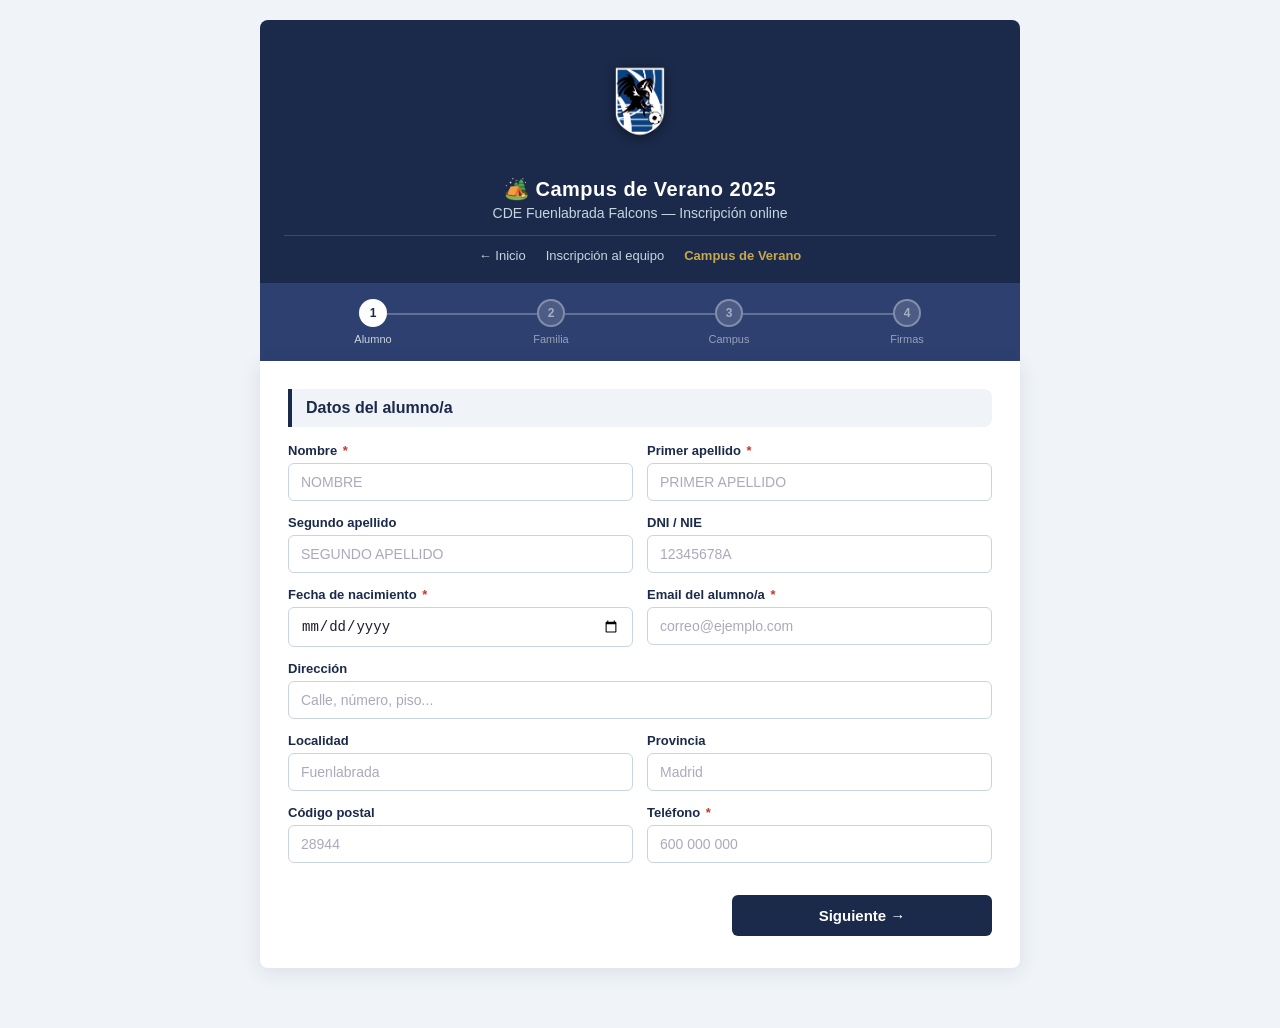
<file: campus.html>
<!DOCTYPE html>
<html lang="es">
<head>
  <meta charset="UTF-8">
  <meta name="viewport" content="width=device-width, initial-scale=1.0">
  <title>Campus de Verano 2025 — CDE Fuenlabrada Falcons</title>
  <style>
    *, *::before, *::after { box-sizing: border-box; margin: 0; padding: 0; }

    :root {
      --navy:    #1B2A4A;
      --navy2:   #2D4070;
      --silver:  #C8D4E0;
      --light:   #F0F4F8;
      --white:   #FFFFFF;
      --red:     #C0392B;
      --green:   #27AE60;
      --gold:    #C9A84C;
      --text:    #1a1a2e;
      --muted:   #6b7a99;
      --border:  #C8D4E0;
      --radius:  8px;
    }

    body {
      font-family: -apple-system, BlinkMacSystemFont, 'Segoe UI', Roboto, sans-serif;
      background: var(--light);
      color: var(--text);
      min-height: 100vh;
      padding: 20px 16px 60px;
    }

    /* ── HEADER ── */
    .header {
      background: var(--navy);
      color: var(--white);
      padding: 28px 24px 20px;
      text-align: center;
      border-radius: var(--radius) var(--radius) 0 0;
    }
    .header img {
      width: 80px;
      height: auto;
      margin-bottom: 12px;
      filter: drop-shadow(0 2px 6px rgba(0,0,0,0.4));
    }
    .header h1 {
      font-size: 20px;
      font-weight: 700;
      letter-spacing: 0.5px;
    }
    .header p {
      color: var(--silver);
      font-size: 14px;
      margin-top: 4px;
    }
    .header-nav {
      margin-top: 14px;
      display: flex;
      justify-content: center;
      gap: 20px;
      padding-top: 12px;
      border-top: 1px solid rgba(255,255,255,0.15);
    }
    .header-nav a {
      font-size: 13px;
      color: var(--silver);
      text-decoration: none;
      transition: color 0.2s;
    }
    .header-nav a:hover { color: var(--white); }
    .header-nav a.active { color: var(--gold); font-weight: 700; }

    /* ── PROGRESS BAR ── */
    .progress {
      background: var(--navy2);
      padding: 16px 24px;
      display: flex;
      align-items: center;
      gap: 0;
    }
    .step-indicator {
      flex: 1;
      display: flex;
      flex-direction: column;
      align-items: center;
      gap: 6px;
      position: relative;
    }
    .step-indicator:not(:last-child)::after {
      content: '';
      position: absolute;
      top: 14px;
      left: calc(50% + 14px);
      right: calc(-50% + 14px);
      height: 2px;
      background: rgba(255,255,255,0.25);
      transition: background 0.3s;
    }
    .step-indicator.done:not(:last-child)::after {
      background: var(--silver);
    }
    .step-circle {
      width: 28px;
      height: 28px;
      border-radius: 50%;
      background: rgba(255,255,255,0.15);
      border: 2px solid rgba(255,255,255,0.3);
      display: flex;
      align-items: center;
      justify-content: center;
      font-size: 12px;
      font-weight: 700;
      color: rgba(255,255,255,0.5);
      transition: all 0.3s;
    }
    .step-indicator.active .step-circle {
      background: var(--white);
      border-color: var(--white);
      color: var(--navy);
    }
    .step-indicator.done .step-circle {
      background: var(--silver);
      border-color: var(--silver);
      color: var(--navy);
    }
    .step-label {
      font-size: 11px;
      color: rgba(255,255,255,0.5);
      font-weight: 500;
      text-align: center;
      transition: color 0.3s;
    }
    .step-indicator.active .step-label,
    .step-indicator.done .step-label {
      color: var(--silver);
    }

    /* ── CARD ── */
    .card {
      background: var(--white);
      border-radius: 0 0 var(--radius) var(--radius);
      padding: 28px 28px 32px;
      box-shadow: 0 4px 20px rgba(27,42,74,0.1);
      max-width: 760px;
      margin: 0 auto;
    }

    /* ── FORM SECTIONS ── */
    .form-step { display: none; }
    .form-step.active { display: block; }

    .section-title {
      font-size: 16px;
      font-weight: 700;
      color: var(--navy);
      padding: 10px 14px;
      background: var(--light);
      border-left: 4px solid var(--navy);
      border-radius: 0 var(--radius) var(--radius) 0;
      margin: 24px 0 16px;
    }
    .section-title:first-child { margin-top: 0; }

    .form-grid {
      display: grid;
      grid-template-columns: 1fr 1fr;
      gap: 14px;
    }
    .full { grid-column: 1 / -1; }

    .field {
      display: flex;
      flex-direction: column;
      gap: 5px;
    }
    .field label {
      font-size: 13px;
      font-weight: 600;
      color: var(--navy);
    }
    .field label .req { color: var(--red); margin-left: 2px; }
    .field label .opt {
      font-size: 11px;
      font-weight: 400;
      color: var(--muted);
      margin-left: 4px;
    }

    .field input,
    .field select,
    .field textarea {
      padding: 10px 12px;
      border: 1.5px solid var(--border);
      border-radius: 6px;
      font-size: 14px;
      color: var(--text);
      background: var(--white);
      transition: border-color 0.2s, box-shadow 0.2s;
      width: 100%;
    }
    .field input:focus,
    .field select:focus,
    .field textarea:focus {
      outline: none;
      border-color: var(--navy);
      box-shadow: 0 0 0 3px rgba(27,42,74,0.1);
    }
    .field input::placeholder,
    .field textarea::placeholder { color: #aab; }
    .field textarea { resize: vertical; min-height: 72px; }

    /* ── TALLAS ── */
    .tallas-grid {
      display: flex;
      flex-wrap: wrap;
      gap: 8px;
      margin-top: 8px;
    }
    .talla-pill {
      position: relative;
      padding: 7px 18px;
      border: 2px solid var(--border);
      border-radius: 20px;
      cursor: pointer;
      font-size: 13px;
      font-weight: 600;
      color: var(--muted);
      background: var(--white);
      transition: border-color .15s, background .15s, color .15s;
      user-select: none;
    }
    .talla-pill input[type=radio] { display: none; }
    .talla-pill.selected {
      border-color: var(--navy);
      background: var(--navy);
      color: var(--white);
    }

    /* ── SEMANAS ── */
    .semanas-grid {
      display: grid;
      grid-template-columns: 1fr 1fr;
      gap: 10px;
      margin-top: 8px;
    }
    .semana-item {
      display: flex;
      align-items: flex-start;
      gap: 10px;
      padding: 12px 14px;
      border: 2px solid var(--border);
      border-radius: var(--radius);
      cursor: pointer;
      transition: border-color .15s, background .15s;
      user-select: none;
    }
    .semana-item.checked {
      border-color: var(--navy);
      background: #eef1f8;
    }
    .semana-item input[type=checkbox] {
      width: 18px;
      height: 18px;
      accent-color: var(--navy);
      flex-shrink: 0;
      margin-top: 2px;
    }
    .semana-item .semana-info { display: flex; flex-direction: column; gap: 2px; }
    .semana-item .semana-nombre { font-size: 13px; font-weight: 700; color: var(--navy); }
    .semana-item .semana-fechas { font-size: 12px; color: var(--muted); }
    .semana-item .semana-precio { font-size: 12px; font-weight: 700; color: var(--green); }

    /* ── TOTAL DINÁMICO ── */
    .total-box {
      background: var(--navy);
      color: var(--white);
      border-radius: var(--radius);
      padding: 16px 20px;
      margin-top: 16px;
      display: flex;
      justify-content: space-between;
      align-items: center;
      font-size: 15px;
      font-weight: 600;
    }
    .total-box .total-importe {
      font-size: 24px;
      font-weight: 800;
      color: var(--gold);
    }
    .total-box .total-cero { color: rgba(255,255,255,0.5); font-weight: 400; font-size: 13px; }

    /* ── FIRMA CANVAS ── */
    .firma-section { margin-top: 28px; margin-bottom: 8px; }
    .firma-section > label {
      font-weight: 600;
      color: var(--navy);
      font-size: 14px;
      display: block;
      margin-bottom: 8px;
    }
    .canvas-wrapper {
      border: 2px solid var(--navy);
      border-radius: var(--radius);
      background: #fff;
      position: relative;
      touch-action: none;
    }
    .canvas-wrapper canvas {
      display: block;
      width: 100%;
      height: 140px;
      cursor: crosshair;
      border-radius: var(--radius);
    }
    .canvas-actions { display: flex; justify-content: flex-end; margin-top: 6px; }
    .btn-clear {
      font-size: 12px;
      padding: 4px 12px;
      background: #fff;
      border: 1px solid var(--border);
      border-radius: 4px;
      cursor: pointer;
      color: #666;
    }
    .btn-clear:hover { background: var(--light); }
    .firma-hint { font-size: 12px; color: #999; margin-top: 4px; }

    /* ── LOPD / CONSENTIMIENTO ── */
    .check-field {
      display: flex;
      align-items: flex-start;
      gap: 10px;
      padding: 12px;
      background: var(--light);
      border-radius: var(--radius);
      border: 1px solid var(--border);
    }
    .check-field input[type=checkbox] {
      width: 18px;
      height: 18px;
      margin-top: 3px;
      accent-color: var(--navy);
      flex-shrink: 0;
    }
    .check-field label {
      font-size: 13px;
      color: var(--text);
      line-height: 1.5;
      cursor: pointer;
    }
    .lopd-info {
      background: #f8f9fa;
      border: 1px solid var(--border);
      border-radius: var(--radius);
      padding: 14px;
      font-size: 12px;
      color: var(--muted);
      line-height: 1.6;
      margin-top: 8px;
    }
    .lopd-info strong { color: var(--text); }

    /* ── BOTONES ── */
    .btn-row {
      display: flex;
      justify-content: space-between;
      align-items: center;
      margin-top: 32px;
      gap: 12px;
    }
    .btn {
      padding: 12px 28px;
      border-radius: 6px;
      font-size: 15px;
      font-weight: 600;
      cursor: pointer;
      border: none;
      transition: all 0.2s;
    }
    .btn-primary {
      background: var(--navy);
      color: var(--white);
      flex: 1;
      max-width: 260px;
    }
    .btn-primary:hover { background: var(--navy2); }
    .btn-back {
      background: transparent;
      color: var(--navy);
      border: 2px solid var(--border);
      padding: 10px 22px;
    }
    .btn-back:hover { background: var(--light); }
    .btn-submit {
      background: var(--green);
      color: var(--white);
      flex: 1;
      max-width: 280px;
    }
    .btn-submit:hover { background: #229954; }
    .btn-submit:disabled {
      background: #aaa;
      cursor: not-allowed;
    }

    /* ── SUCCESS / ERROR ── */
    #success-screen, #error-screen {
      display: none;
      text-align: center;
      padding: 40px 20px;
    }
    .icon-big { font-size: 56px; margin-bottom: 16px; }
    #success-screen h2 { color: var(--green); font-size: 22px; margin-bottom: 8px; }
    #error-screen h2 { color: var(--red); font-size: 22px; margin-bottom: 8px; }
    #success-screen p, #error-screen p { color: var(--muted); font-size: 14px; line-height: 1.6; }
    .resumen-box {
      background: var(--light);
      border: 1px solid var(--border);
      border-radius: var(--radius);
      padding: 16px 20px;
      margin: 16px auto 0;
      max-width: 400px;
      text-align: left;
      font-size: 13px;
      line-height: 1.7;
    }
    .resumen-box strong { color: var(--navy); }

    /* ── RESPONSIVE ── */
    @media (max-width: 540px) {
      .form-grid { grid-template-columns: 1fr; }
      .semanas-grid { grid-template-columns: 1fr; }
      .btn-row { flex-direction: column; }
      .btn-primary, .btn-submit { max-width: 100%; }
      .card { padding: 20px 16px 28px; }
    }

    .wrapper {
      max-width: 760px;
      margin: 0 auto;
    }
  </style>
</head>
<body>
<div class="wrapper">

  <div class="header">
    <img src="assets/escudo.png" alt="CDE Fuenlabrada Falcons" />
    <h1>🏕️ Campus de Verano 2025</h1>
    <p>CDE Fuenlabrada Falcons — Inscripción online</p>
    <nav class="header-nav">
      <a href="index.html">← Inicio</a>
      <a href="inscripcion.html">Inscripción al equipo</a>
      <a href="campus.html" class="active">Campus de Verano</a>
    </nav>
  </div>

  <!-- ═══════ PROGRESS BAR ═══════ -->
  <div class="progress">
    <div class="step-indicator active" id="ind-1">
      <div class="step-circle">1</div>
      <span class="step-label">Alumno</span>
    </div>
    <div class="step-indicator" id="ind-2">
      <div class="step-circle">2</div>
      <span class="step-label">Familia</span>
    </div>
    <div class="step-indicator" id="ind-3">
      <div class="step-circle">3</div>
      <span class="step-label">Campus</span>
    </div>
    <div class="step-indicator" id="ind-4">
      <div class="step-circle">4</div>
      <span class="step-label">Firmas</span>
    </div>
  </div>

  <div class="card">

    <!-- ═══════ PASO 1: DATOS DEL ALUMNO ═══════ -->
    <div class="form-step active" id="step-1">

      <div class="section-title">Datos del alumno/a</div>
      <div class="form-grid">
        <div class="field">
          <label>Nombre <span class="req">*</span></label>
          <input type="text" id="nombre" placeholder="NOMBRE" required>
        </div>
        <div class="field">
          <label>Primer apellido <span class="req">*</span></label>
          <input type="text" id="apellido1" placeholder="PRIMER APELLIDO" required>
        </div>
        <div class="field">
          <label>Segundo apellido</label>
          <input type="text" id="apellido2" placeholder="SEGUNDO APELLIDO">
        </div>
        <div class="field">
          <label>DNI / NIE</label>
          <input type="text" id="dni" placeholder="12345678A">
        </div>
        <div class="field">
          <label>Fecha de nacimiento <span class="req">*</span></label>
          <input type="date" id="fechaNacimiento" required>
        </div>
        <div class="field">
          <label>Email del alumno/a <span class="req">*</span></label>
          <input type="email" id="emailAlumno" placeholder="correo@ejemplo.com" required>
        </div>
        <div class="field full">
          <label>Dirección</label>
          <input type="text" id="direccion" placeholder="Calle, número, piso...">
        </div>
        <div class="field">
          <label>Localidad</label>
          <input type="text" id="localidad" placeholder="Fuenlabrada">
        </div>
        <div class="field">
          <label>Provincia</label>
          <input type="text" id="provincia" placeholder="Madrid">
        </div>
        <div class="field">
          <label>Código postal</label>
          <input type="text" id="cp" placeholder="28944" maxlength="5">
        </div>
        <div class="field">
          <label>Teléfono <span class="req">*</span></label>
          <input type="tel" id="telefono" placeholder="600 000 000" required>
        </div>
      </div>

      <div class="btn-row">
        <div></div>
        <button class="btn btn-primary" onclick="goTo(2)">Siguiente →</button>
      </div>
    </div>

    <!-- ═══════ PASO 2: DATOS FAMILIARES ═══════ -->
    <div class="form-step" id="step-2">

      <div class="section-title">Datos de la Madre</div>
      <div class="form-grid">
        <div class="field">
          <label>Nombre <span class="req">*</span></label>
          <input type="text" id="nombreMadre" placeholder="NOMBRE" required>
        </div>
        <div class="field">
          <label>Apellidos <span class="req">*</span></label>
          <input type="text" id="apellidosMadre" placeholder="APELLIDOS" required>
        </div>
        <div class="field">
          <label>DNI / NIE</label>
          <input type="text" id="dniMadre" placeholder="12345678A">
        </div>
        <div class="field">
          <label>Teléfono <span class="req">*</span></label>
          <input type="tel" id="telefonoMadre" placeholder="600 000 000" required>
        </div>
        <div class="field">
          <label>Email</label>
          <input type="email" id="emailMadre" placeholder="correo@ejemplo.com">
        </div>
      </div>

      <div class="section-title" style="margin-top:28px">Datos del Padre</div>
      <div class="form-grid">
        <div class="field">
          <label>Nombre <span class="req">*</span></label>
          <input type="text" id="nombrePadre" placeholder="NOMBRE" required>
        </div>
        <div class="field">
          <label>Apellidos <span class="req">*</span></label>
          <input type="text" id="apellidosPadre" placeholder="APELLIDOS" required>
        </div>
        <div class="field">
          <label>DNI / NIE</label>
          <input type="text" id="dniPadre" placeholder="12345678A">
        </div>
        <div class="field">
          <label>Teléfono <span class="req">*</span></label>
          <input type="tel" id="telefonoPadre" placeholder="600 000 000" required>
        </div>
        <div class="field">
          <label>Email</label>
          <input type="email" id="emailPadre" placeholder="correo@ejemplo.com">
        </div>
      </div>

      <div class="btn-row">
        <button class="btn btn-back" onclick="goTo(1)">← Anterior</button>
        <button class="btn btn-primary" onclick="goTo(3)">Siguiente →</button>
      </div>
    </div>

    <!-- ═══════ PASO 3: INFORMACIÓN DEL CAMPUS ═══════ -->
    <div class="form-step" id="step-3">

      <div class="section-title">Información médica y personal</div>
      <div class="form-grid">
        <div class="field full">
          <label>Alergias conocidas</label>
          <textarea id="alergias" placeholder="Escribe en mayúsculas o pon NINGUNA"></textarea>
        </div>
        <div class="field full">
          <label>Medicación habitual</label>
          <textarea id="medicacion" placeholder="Escribe en mayúsculas o pon NINGUNA"></textarea>
        </div>
        <div class="field full">
          <label>Miedos / Fobias</label>
          <textarea id="miedos" placeholder="Escribe en mayúsculas o pon NINGUNA"></textarea>
        </div>
      </div>

      <div class="section-title" style="margin-top:28px">Talla de ropa habitual</div>
      <div class="tallas-grid" id="tallasGrid">
        <label class="talla-pill"><input type="radio" name="talla" value="4-6"> 4-6</label>
        <label class="talla-pill"><input type="radio" name="talla" value="6-8"> 6-8</label>
        <label class="talla-pill"><input type="radio" name="talla" value="8-10"> 8-10</label>
        <label class="talla-pill"><input type="radio" name="talla" value="S"> S</label>
        <label class="talla-pill"><input type="radio" name="talla" value="M"> M</label>
        <label class="talla-pill"><input type="radio" name="talla" value="L"> L</label>
        <label class="talla-pill"><input type="radio" name="talla" value="XL"> XL</label>
        <label class="talla-pill"><input type="radio" name="talla" value="2XL"> 2XL</label>
      </div>

      <div class="section-title" style="margin-top:28px">Semanas de participación <span style="font-size:13px;font-weight:400;color:var(--muted)">(50 € / semana)</span></div>
      <div class="semanas-grid">
        <label class="semana-item" id="sem-1">
          <input type="checkbox" class="semana-check" value="1" data-nombre="Semana 1">
          <div class="semana-info">
            <span class="semana-nombre">Semana 1</span>
            <span class="semana-fechas">22 – 26 junio</span>
            <span class="semana-precio">50 €</span>
          </div>
        </label>
        <label class="semana-item" id="sem-2">
          <input type="checkbox" class="semana-check" value="2" data-nombre="Semana 2">
          <div class="semana-info">
            <span class="semana-nombre">Semana 2</span>
            <span class="semana-fechas">29 junio – 3 julio</span>
            <span class="semana-precio">50 €</span>
          </div>
        </label>
        <label class="semana-item" id="sem-3">
          <input type="checkbox" class="semana-check" value="3" data-nombre="Semana 3">
          <div class="semana-info">
            <span class="semana-nombre">Semana 3</span>
            <span class="semana-fechas">6 – 10 julio</span>
            <span class="semana-precio">50 €</span>
          </div>
        </label>
        <label class="semana-item" id="sem-4">
          <input type="checkbox" class="semana-check" value="4" data-nombre="Semana 4">
          <div class="semana-info">
            <span class="semana-nombre">Semana 4</span>
            <span class="semana-fechas">13 – 17 julio</span>
            <span class="semana-precio">50 €</span>
          </div>
        </label>
        <label class="semana-item" id="sem-5">
          <input type="checkbox" class="semana-check" value="5" data-nombre="Semana 5">
          <div class="semana-info">
            <span class="semana-nombre">Semana 5</span>
            <span class="semana-fechas">20 – 24 julio</span>
            <span class="semana-precio">50 €</span>
          </div>
        </label>
      </div>

      <div class="total-box" id="totalBox">
        <div>
          <div id="totalLabel" class="total-cero">Selecciona al menos una semana</div>
        </div>
        <div class="total-importe" id="totalImporte">0 €</div>
      </div>

      <div class="btn-row">
        <button class="btn btn-back" onclick="goTo(2)">← Anterior</button>
        <button class="btn btn-primary" onclick="goTo(4)">Siguiente →</button>
      </div>
    </div>

    <!-- ═══════ PASO 4: FIRMAS Y CONSENTIMIENTO ═══════ -->
    <div class="form-step" id="step-4">

      <div class="section-title">Condiciones del Campus y Protección de Datos</div>
      <div class="lopd-info" style="font-size:13px;color:var(--text);line-height:1.7">
        <p>El <strong>Campus de Verano 2025 del CDE Fuenlabrada Falcons</strong> se desarrollará en el Campo Jesús Huertas (La Avanzada), Fuenlabrada, Madrid. Al inscribirse, los tutores legales autorizan la participación del alumno/a en todas las actividades deportivas y recreativas programadas.</p>
        <p style="margin-top:10px">Los datos personales proporcionados serán tratados por el <strong>C.D.E. Fuenlabrada Falcons</strong> con la única finalidad de gestionar la inscripción al campus, según la normativa vigente de protección de datos (RGPD/LOPD). El pago de <strong>50 € por semana</strong> deberá realizarse antes del inicio de cada semana mediante transferencia bancaria.</p>
        <p style="margin-top:10px"><strong>IBAN:</strong> ES13 0081 1387 8000 0132 3533 — Concepto: CAMPUS + nombre del alumno/a.</p>
      </div>

      <div class="check-field" style="margin-top:16px">
        <input type="checkbox" id="aceptaCondiciones" required>
        <label for="aceptaCondiciones">He leído y acepto las condiciones del campus y el tratamiento de mis datos personales según lo indicado. <span style="color:var(--red)">*</span></label>
      </div>

      <div class="firma-section" style="margin-top:28px">
        <label>Firma de la madre / tutora <span style="color:var(--red)">*</span></label>
        <div class="canvas-wrapper">
          <canvas id="firmaMadreCanvas" width="800" height="140"></canvas>
        </div>
        <div class="canvas-actions">
          <button type="button" class="btn-clear" onclick="clearFirma('madre')">Borrar firma</button>
        </div>
        <p class="firma-hint">Firma con el dedo (móvil) o con el ratón.</p>
      </div>

      <div class="firma-section">
        <label>Firma del padre / tutor <span style="font-size:11px;color:#888">(opcional si solo hay un tutor)</span></label>
        <div class="canvas-wrapper">
          <canvas id="firmaPadreCanvas" width="800" height="140"></canvas>
        </div>
        <div class="canvas-actions">
          <button type="button" class="btn-clear" onclick="clearFirma('padre')">Borrar firma</button>
        </div>
        <p class="firma-hint">Firma con el dedo (móvil) o con el ratón.</p>
      </div>

      <div class="firma-section">
        <label>Firma del alumno/a <span style="color:var(--red)">*</span></label>
        <div class="canvas-wrapper">
          <canvas id="firmaAlumnoCanvas" width="800" height="140"></canvas>
        </div>
        <div class="canvas-actions">
          <button type="button" class="btn-clear" onclick="clearFirma('alumno')">Borrar firma</button>
        </div>
        <p class="firma-hint">Firma con el dedo (móvil) o con el ratón.</p>
      </div>

      <div class="btn-row">
        <button class="btn btn-back" onclick="goTo(3)">← Anterior</button>
        <button class="btn btn-submit" id="btn-submit" onclick="submitForm()">✅ Enviar inscripción</button>
      </div>
    </div>

    <!-- ═══════ PANTALLA ÉXITO ═══════ -->
    <div id="success-screen">
      <div class="icon-big">🏕️</div>
      <h2>¡Inscripción enviada correctamente!</h2>
      <p>Nos pondremos en contacto contigo pronto para confirmar la plaza.</p>
      <div class="resumen-box" id="resumenBox"></div>
      <p style="margin-top:16px;font-size:13px">¿Dudas? Escríbenos a <a href="mailto:fuenlabradafalcons@gmail.com">fuenlabradafalcons@gmail.com</a></p>
    </div>

    <!-- ═══════ PANTALLA ERROR ═══════ -->
    <div id="error-screen">
      <div class="icon-big">⚠️</div>
      <h2>Error al enviar</h2>
      <p>Hubo un problema al enviar la inscripción. Inténtalo de nuevo o contáctanos en <a href="mailto:fuenlabradafalcons@gmail.com">fuenlabradafalcons@gmail.com</a></p>
      <button class="btn btn-back" style="margin-top:20px" onclick="location.reload()">Reintentar</button>
    </div>

  </div><!-- .card -->
</div><!-- .wrapper -->

<script>
const WEBHOOK_URL = 'https://sunrise-clientes-n8n.bcjwrc.easypanel.host/webhook/campus-inscripcion';
const PRECIO_SEMANA = 50;
let currentStep = 1;

// ── Firmas ────────────────────────────────────────────────
const firmas = {
  madre:  { el: document.getElementById('firmaMadreCanvas'),  signed: false },
  padre:  { el: document.getElementById('firmaPadreCanvas'),  signed: false },
  alumno: { el: document.getElementById('firmaAlumnoCanvas'), signed: false }
};

function setupCanvas(key) {
  const canvas = firmas[key].el;
  const ctx = canvas.getContext('2d');
  ctx.strokeStyle = '#1B2A4A';
  ctx.lineWidth = 2.5;
  ctx.lineCap = 'round';
  ctx.lineJoin = 'round';
  let drawing = false;

  function getPos(e) {
    const r = canvas.getBoundingClientRect();
    const src = e.touches ? e.touches[0] : e;
    return {
      x: (src.clientX - r.left) * canvas.width  / r.width,
      y: (src.clientY - r.top)  * canvas.height / r.height
    };
  }

  canvas.addEventListener('mousedown',  e => { drawing = true; const p = getPos(e); ctx.beginPath(); ctx.moveTo(p.x, p.y); });
  canvas.addEventListener('mousemove',  e => { if (!drawing) return; const p = getPos(e); ctx.lineTo(p.x, p.y); ctx.stroke(); firmas[key].signed = true; });
  canvas.addEventListener('mouseup',    () => { drawing = false; });
  canvas.addEventListener('mouseleave', () => { drawing = false; });
  canvas.addEventListener('touchstart', e => { e.preventDefault(); drawing = true; const p = getPos(e); ctx.beginPath(); ctx.moveTo(p.x, p.y); }, { passive: false });
  canvas.addEventListener('touchmove',  e => { e.preventDefault(); if (!drawing) return; const p = getPos(e); ctx.lineTo(p.x, p.y); ctx.stroke(); firmas[key].signed = true; }, { passive: false });
  canvas.addEventListener('touchend',   () => { drawing = false; });
}

['madre', 'padre', 'alumno'].forEach(setupCanvas);

function clearFirma(key) {
  const c = firmas[key].el;
  c.getContext('2d').clearRect(0, 0, c.width, c.height);
  firmas[key].signed = false;
}
// ──────────────────────────────────────────────────────────

// ── Tallas — pill toggle ──────────────────────────────────
document.querySelectorAll('.talla-pill').forEach(pill => {
  pill.addEventListener('click', () => {
    document.querySelectorAll('.talla-pill').forEach(p => p.classList.remove('selected'));
    pill.classList.add('selected');
  });
});

// ── Semanas — total dinámico ──────────────────────────────
function calcTotal() {
  const checked = document.querySelectorAll('.semana-check:checked');
  const n = checked.length;
  const total = n * PRECIO_SEMANA;

  document.querySelectorAll('.semana-item').forEach(item => {
    const cb = item.querySelector('input[type=checkbox]');
    item.classList.toggle('checked', cb.checked);
  });

  const label = document.getElementById('totalLabel');
  const importe = document.getElementById('totalImporte');

  if (n === 0) {
    label.className = 'total-cero';
    label.textContent = 'Selecciona al menos una semana';
  } else {
    label.className = '';
    label.textContent = n + ' semana' + (n > 1 ? 's' : '') + ' seleccionada' + (n > 1 ? 's' : '');
  }
  importe.textContent = total + ' €';
}

document.querySelectorAll('.semana-check').forEach(cb => {
  cb.addEventListener('change', calcTotal);
});

// ── Navegación entre pasos ────────────────────────────────
function goTo(step) {
  if (step > currentStep && !validateStep(currentStep)) return;

  document.getElementById('step-' + currentStep).classList.remove('active');
  document.getElementById('ind-'  + currentStep).classList.remove('active');
  document.getElementById('ind-'  + currentStep).classList.add('done');

  if (step < currentStep) {
    document.getElementById('ind-' + currentStep).classList.remove('done');
  }

  currentStep = step;
  document.getElementById('step-' + currentStep).classList.add('active');
  document.getElementById('ind-'  + currentStep).classList.add('active');
  document.getElementById('ind-'  + currentStep).classList.remove('done');
  window.scrollTo({ top: 0, behavior: 'smooth' });
}

function validateStep(step) {
  const required = document.querySelectorAll('#step-' + step + ' [required]');
  let ok = true;
  required.forEach(el => {
    el.style.borderColor = '';
    const empty = el.type === 'checkbox' ? !el.checked : !el.value.trim();
    if (empty) {
      el.style.borderColor = '#C0392B';
      ok = false;
    }
  });
  if (!ok) alert('Por favor, completa todos los campos obligatorios (marcados con *).');
  return ok;
}

// ── Envío ─────────────────────────────────────────────────
async function submitForm() {
  if (!validateStep(4)) return;

  if (!firmas.madre.signed) {
    alert('Por favor, añade la firma de la madre/tutora antes de enviar.');
    return;
  }
  if (!firmas.alumno.signed) {
    alert('Por favor, añade la firma del alumno/a antes de enviar.');
    return;
  }

  const semanasChecked = [...document.querySelectorAll('.semana-check:checked')];
  if (semanasChecked.length === 0) {
    alert('Por favor, selecciona al menos una semana del campus.');
    goTo(3);
    return;
  }

  const btn = document.getElementById('btn-submit');
  btn.disabled = true;
  btn.textContent = 'Enviando...';

  const talla = document.querySelector('input[name="talla"]:checked')?.value || '';
  const semanas = semanasChecked.map(cb => ({
    semana: cb.value,
    nombre: cb.dataset.nombre
  }));
  const totalEuros = semanas.length * PRECIO_SEMANA;

  const data = {
    alumno: {
      nombre:          document.getElementById('nombre').value.trim(),
      apellido1:       document.getElementById('apellido1').value.trim(),
      apellido2:       document.getElementById('apellido2').value.trim(),
      dni:             document.getElementById('dni').value.trim(),
      fechaNacimiento: document.getElementById('fechaNacimiento').value,
      email:           document.getElementById('emailAlumno').value.trim(),
      telefono:        document.getElementById('telefono').value.trim(),
      direccion:       document.getElementById('direccion').value.trim(),
      localidad:       document.getElementById('localidad').value.trim(),
      provincia:       document.getElementById('provincia').value.trim(),
      codigoPostal:    document.getElementById('cp').value.trim()
    },
    madre: {
      nombre:    document.getElementById('nombreMadre').value.trim(),
      apellidos: document.getElementById('apellidosMadre').value.trim(),
      dni:       document.getElementById('dniMadre').value.trim(),
      telefono:  document.getElementById('telefonoMadre').value.trim(),
      email:     document.getElementById('emailMadre').value.trim()
    },
    padre: {
      nombre:    document.getElementById('nombrePadre').value.trim(),
      apellidos: document.getElementById('apellidosPadre').value.trim(),
      dni:       document.getElementById('dniPadre').value.trim(),
      telefono:  document.getElementById('telefonoPadre').value.trim(),
      email:     document.getElementById('emailPadre').value.trim()
    },
    adicional: {
      alergias:   document.getElementById('alergias').value.trim(),
      medicacion: document.getElementById('medicacion').value.trim(),
      miedos:     document.getElementById('miedos').value.trim(),
      talla:      talla,
      semanas:    semanas,
      totalEuros: totalEuros
    },
    firmas: {
      madre:  firmas.madre.el.toDataURL('image/png'),
      padre:  firmas.padre.signed ? firmas.padre.el.toDataURL('image/png') : '',
      alumno: firmas.alumno.el.toDataURL('image/png')
    },
    fechaEnvio: new Date().toISOString()
  };

  try {
    await fetch(WEBHOOK_URL, {
      method: 'POST',
      headers: { 'Content-Type': 'application/json' },
      body: JSON.stringify(data)
    });
  } catch (e) {
    // Ignorar errores de red/CORS — n8n recibe el dato igualmente
  }

  // Mostrar siempre éxito si el formulario se envió
  try {
    document.querySelectorAll('.form-step').forEach(s => s.style.display = 'none');
    document.querySelector('.progress').style.display = 'none';

    const semanasTexto = semanas.map(s => s.nombre).join(', ');
    document.getElementById('resumenBox').innerHTML =
      '<strong>Alumno/a:</strong> ' + data.alumno.nombre + ' ' + data.alumno.apellido1 + '<br>' +
      '<strong>Semanas:</strong> ' + semanasTexto + '<br>' +
      '<strong>Total:</strong> ' + totalEuros + ' €<br>' +
      '<strong>Email:</strong> ' + (data.alumno.email || '—');
    document.getElementById('success-screen').style.display = 'block';
  } catch (e) {
    document.querySelectorAll('.form-step').forEach(s => s.style.display = 'none');
    document.querySelector('.progress').style.display = 'none';
    document.getElementById('error-screen').style.display = 'block';
  }
}
</script>
</body>
</html>
</file>
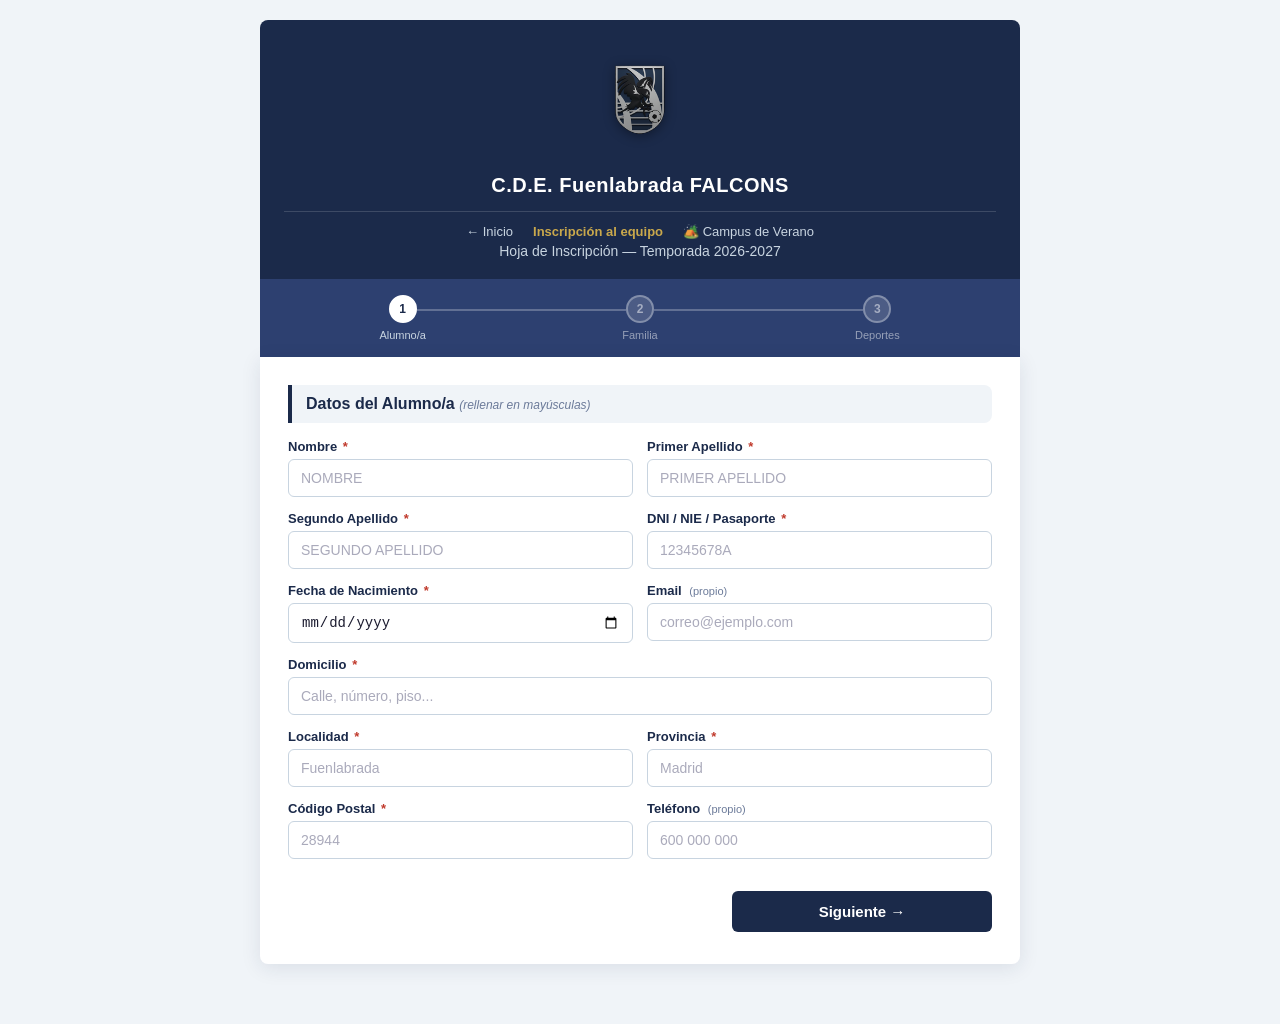
<file: inscripcion.html>
<!DOCTYPE html>
<html lang="es">
<head>
  <meta charset="UTF-8">
  <meta name="viewport" content="width=device-width, initial-scale=1.0">
  <title>Inscripción 2026-2027 — CDE Fuenlabrada Falcons</title>
  <style>
    *, *::before, *::after { box-sizing: border-box; margin: 0; padding: 0; }

    :root {
      --navy:    #1B2A4A;
      --navy2:   #2D4070;
      --silver:  #C8D4E0;
      --light:   #F0F4F8;
      --white:   #FFFFFF;
      --red:     #C0392B;
      --green:   #27AE60;
      --text:    #1a1a2e;
      --muted:   #6b7a99;
      --border:  #C8D4E0;
      --radius:  8px;
    }

    body {
      font-family: -apple-system, BlinkMacSystemFont, 'Segoe UI', Roboto, sans-serif;
      background: var(--light);
      color: var(--text);
      min-height: 100vh;
      padding: 20px 16px 60px;
    }

    /* ── HEADER ── */
    .header {
      background: var(--navy);
      color: var(--white);
      padding: 28px 24px 20px;
      text-align: center;
      border-radius: var(--radius) var(--radius) 0 0;
    }
    .header img {
      width: 80px;
      height: auto;
      margin-bottom: 12px;
      filter: drop-shadow(0 2px 6px rgba(0,0,0,0.4));
    }
    .header h1 {
      font-size: 20px;
      font-weight: 700;
      letter-spacing: 0.5px;
    }
    .header p {
      color: var(--silver);
      font-size: 14px;
      margin-top: 4px;
    }
    .header-nav {
      margin-top: 14px;
      display: flex;
      justify-content: center;
      gap: 20px;
      padding-top: 12px;
      border-top: 1px solid rgba(255,255,255,0.15);
    }
    .header-nav a {
      font-size: 13px;
      color: var(--silver);
      text-decoration: none;
    }
    .header-nav a:hover { color: var(--white); }
    .header-nav a.active { color: #C9A84C; font-weight: 700; }

    /* ── PROGRESS BAR ── */
    .progress {
      background: var(--navy2);
      padding: 16px 24px;
      display: flex;
      align-items: center;
      gap: 0;
    }
    .step-indicator {
      flex: 1;
      display: flex;
      flex-direction: column;
      align-items: center;
      gap: 6px;
      position: relative;
    }
    .step-indicator:not(:last-child)::after {
      content: '';
      position: absolute;
      top: 14px;
      left: calc(50% + 14px);
      right: calc(-50% + 14px);
      height: 2px;
      background: rgba(255,255,255,0.25);
      transition: background 0.3s;
    }
    .step-indicator.done:not(:last-child)::after {
      background: var(--silver);
    }
    .step-circle {
      width: 28px;
      height: 28px;
      border-radius: 50%;
      background: rgba(255,255,255,0.15);
      border: 2px solid rgba(255,255,255,0.3);
      display: flex;
      align-items: center;
      justify-content: center;
      font-size: 12px;
      font-weight: 700;
      color: rgba(255,255,255,0.5);
      transition: all 0.3s;
    }
    .step-indicator.active .step-circle {
      background: var(--white);
      border-color: var(--white);
      color: var(--navy);
    }
    .step-indicator.done .step-circle {
      background: var(--silver);
      border-color: var(--silver);
      color: var(--navy);
    }
    .step-label {
      font-size: 11px;
      color: rgba(255,255,255,0.5);
      font-weight: 500;
      text-align: center;
      transition: color 0.3s;
    }
    .step-indicator.active .step-label,
    .step-indicator.done .step-label {
      color: var(--silver);
    }

    /* ── CARD ── */
    .card {
      background: var(--white);
      border-radius: 0 0 var(--radius) var(--radius);
      padding: 28px 28px 32px;
      box-shadow: 0 4px 20px rgba(27,42,74,0.1);
      max-width: 760px;
      margin: 0 auto;
    }

    /* ── FORM SECTIONS ── */
    .form-step { display: none; }
    .form-step.active { display: block; }

    .section-title {
      font-size: 16px;
      font-weight: 700;
      color: var(--navy);
      padding: 10px 14px;
      background: var(--light);
      border-left: 4px solid var(--navy);
      border-radius: 0 var(--radius) var(--radius) 0;
      margin: 24px 0 16px;
    }
    .section-title:first-child { margin-top: 0; }

    .form-grid {
      display: grid;
      grid-template-columns: 1fr 1fr;
      gap: 14px;
    }
    .full { grid-column: 1 / -1; }

    .field {
      display: flex;
      flex-direction: column;
      gap: 5px;
    }
    .field label {
      font-size: 13px;
      font-weight: 600;
      color: var(--navy);
    }
    .field label .req { color: var(--red); margin-left: 2px; }
    .field label .opt {
      font-size: 11px;
      font-weight: 400;
      color: var(--muted);
      margin-left: 4px;
    }

    .field input,
    .field select,
    .field textarea {
      padding: 10px 12px;
      border: 1.5px solid var(--border);
      border-radius: 6px;
      font-size: 14px;
      color: var(--text);
      background: var(--white);
      transition: border-color 0.2s, box-shadow 0.2s;
      width: 100%;
    }
    .field input:focus,
    .field select:focus,
    .field textarea:focus {
      outline: none;
      border-color: var(--navy);
      box-shadow: 0 0 0 3px rgba(27,42,74,0.1);
    }
    .field input::placeholder { color: #aab; }

    /* Radio group for lateralidad */
    .radio-group {
      display: flex;
      gap: 20px;
      flex-wrap: wrap;
      padding: 4px 0;
    }
    .radio-group label {
      display: flex;
      align-items: center;
      gap: 7px;
      font-size: 14px;
      font-weight: 400;
      color: var(--text);
      cursor: pointer;
    }
    .radio-group input[type=radio] {
      width: 16px;
      height: 16px;
      accent-color: var(--navy);
    }

    /* LOPD radio pills */
    .lopd-radios { display:flex; gap:10px; flex-wrap:wrap; }
    .lopd-radios label { display:flex; align-items:center; padding:7px 20px; border-radius:20px; border:2px solid var(--border); font-size:13px; font-weight:600; color:var(--muted); cursor:pointer; background:#fff; transition:border-color .15s,background .15s,color .15s; }
    .lopd-radios label:hover { border-color:var(--navy); color:var(--navy); }
    .lopd-radios input[type=radio] { display:none; }
    .lopd-radios label:has(input[value="Si"]:checked) { background:#e8f5e9; border-color:var(--green); color:var(--green); }
    .lopd-radios label:has(input[value="No"]:checked) { background:#ffebee; border-color:var(--red);   color:var(--red);   }

    /* Firma canvas */
    .firma-section { margin-top: 28px; margin-bottom: 8px; }
    .firma-section label { font-weight: 600; color: var(--navy); font-size: 14px; display: block; margin-bottom: 8px; }
    .canvas-wrapper {
      border: 2px solid var(--navy);
      border-radius: var(--radius);
      background: #fff;
      position: relative;
      touch-action: none;
    }
    #firmaCanvas { display: block; width: 100%; height: 140px; cursor: crosshair; border-radius: var(--radius); }
    .canvas-actions { display: flex; justify-content: flex-end; margin-top: 6px; }
    .btn-clear { font-size: 12px; padding: 4px 12px; background: #fff; border: 1px solid var(--border); border-radius: 4px; cursor: pointer; color: #666; }
    .btn-clear:hover { background: var(--light); }
    .firma-hint { font-size: 12px; color: #999; margin-top: 4px; }

    /* LOPD checkbox */
    .check-field {
      display: flex;
      align-items: flex-start;
      gap: 10px;
      padding: 12px;
      background: var(--light);
      border-radius: var(--radius);
      border: 1px solid var(--border);
    }
    .check-field input[type=checkbox] {
      width: 18px;
      height: 18px;
      margin-top: 2px;
      accent-color: var(--navy);
      flex-shrink: 0;
    }
    .check-field label {
      font-size: 13px;
      color: var(--text);
      line-height: 1.5;
      cursor: pointer;
    }
    .lopd-info {
      background: #f8f9fa;
      border: 1px solid var(--border);
      border-radius: var(--radius);
      padding: 14px;
      font-size: 12px;
      color: var(--muted);
      line-height: 1.6;
      margin-top: 8px;
    }
    .lopd-info strong { color: var(--text); }

    /* ── BUTTONS ── */
    .btn-row {
      display: flex;
      justify-content: space-between;
      align-items: center;
      margin-top: 32px;
      gap: 12px;
    }
    .btn {
      padding: 12px 28px;
      border-radius: 6px;
      font-size: 15px;
      font-weight: 600;
      cursor: pointer;
      border: none;
      transition: all 0.2s;
    }
    .btn-primary {
      background: var(--navy);
      color: var(--white);
      flex: 1;
      max-width: 260px;
    }
    .btn-primary:hover { background: var(--navy2); }
    .btn-back {
      background: transparent;
      color: var(--navy);
      border: 1.5px solid var(--border);
    }
    .btn-back:hover { background: var(--light); }
    .btn-submit {
      background: var(--green);
      color: var(--white);
      flex: 1;
      max-width: 260px;
    }
    .btn-submit:hover { background: #229954; }
    .btn-submit:disabled {
      background: #aaa;
      cursor: not-allowed;
    }

    /* ── SUCCESS / ERROR ── */
    #success-screen, #error-screen {
      display: none;
      text-align: center;
      padding: 48px 24px;
    }
    .icon-big { font-size: 56px; margin-bottom: 16px; }
    #success-screen h2 { color: var(--green); font-size: 22px; margin-bottom: 8px; }
    #error-screen h2 { color: var(--red); font-size: 22px; margin-bottom: 8px; }
    #success-screen p, #error-screen p { color: var(--muted); font-size: 14px; line-height: 1.6; }

    .iban-box {
      background: var(--light);
      border: 1px solid var(--border);
      border-radius: var(--radius);
      padding: 16px;
      margin: 20px auto;
      max-width: 400px;
      font-size: 13px;
      text-align: left;
    }
    .iban-box strong { color: var(--navy); display: block; margin-bottom: 4px; }

    /* ── RESPONSIVE ── */
    @media (max-width: 580px) {
      .form-grid { grid-template-columns: 1fr; }
      .card { padding: 20px 16px 28px; }
      .btn-row { flex-direction: column; }
      .btn-primary, .btn-submit { max-width: 100%; }
    }

    .wrapper {
      max-width: 760px;
      margin: 0 auto;
    }
  </style>
</head>
<body>
<div class="wrapper">

  <!-- HEADER -->
  <div class="header">
    <img src="[data-uri]" alt="Escudo Fuenlabrada Falcons">
    <h1>C.D.E. Fuenlabrada FALCONS</h1>
    <nav class="header-nav">
      <a href="index.html">← Inicio</a>
      <a href="inscripcion.html" class="active">Inscripción al equipo</a>
      <a href="campus.html">🏕️ Campus de Verano</a>
    </nav>
    <p>Hoja de Inscripción — Temporada 2026-2027</p>
  </div>

  <!-- PROGRESS -->
  <div class="progress">
    <div class="step-indicator active" id="ind-1">
      <div class="step-circle">1</div>
      <span class="step-label">Alumno/a</span>
    </div>
    <div class="step-indicator" id="ind-2">
      <div class="step-circle">2</div>
      <span class="step-label">Familia</span>
    </div>
    <div class="step-indicator" id="ind-3">
      <div class="step-circle">3</div>
      <span class="step-label">Deportes</span>
    </div>
  </div>

  <!-- CARD -->
  <div class="card">

    <!-- ═══════ PASO 1: DATOS DEL ALUMNO/A ═══════ -->
    <div class="form-step active" id="step-1">
      <div class="section-title">Datos del Alumno/a <em style="font-size:12px;font-weight:400;color:#6b7a99">(rellenar en mayúsculas)</em></div>

      <div class="form-grid">
        <div class="field">
          <label>Nombre <span class="req">*</span></label>
          <input type="text" id="nombre" placeholder="NOMBRE" required>
        </div>
        <div class="field">
          <label>Primer Apellido <span class="req">*</span></label>
          <input type="text" id="apellido1" placeholder="PRIMER APELLIDO" required>
        </div>
        <div class="field">
          <label>Segundo Apellido <span class="req">*</span></label>
          <input type="text" id="apellido2" placeholder="SEGUNDO APELLIDO" required>
        </div>
        <div class="field">
          <label>DNI / NIE / Pasaporte <span class="req">*</span></label>
          <input type="text" id="dni" placeholder="12345678A" required>
        </div>
        <div class="field">
          <label>Fecha de Nacimiento <span class="req">*</span></label>
          <input type="date" id="fechaNacimiento" required>
        </div>
        <div class="field">
          <label>Email <span class="opt">(propio)</span></label>
          <input type="email" id="emailAlumno" placeholder="correo@ejemplo.com">
        </div>
        <div class="field full">
          <label>Domicilio <span class="req">*</span></label>
          <input type="text" id="domicilio" placeholder="Calle, número, piso..." required>
        </div>
        <div class="field">
          <label>Localidad <span class="req">*</span></label>
          <input type="text" id="localidad" placeholder="Fuenlabrada" required>
        </div>
        <div class="field">
          <label>Provincia <span class="req">*</span></label>
          <input type="text" id="provincia" placeholder="Madrid" required>
        </div>
        <div class="field">
          <label>Código Postal <span class="req">*</span></label>
          <input type="text" id="cp" placeholder="28944" maxlength="5" required>
        </div>
        <div class="field">
          <label>Teléfono <span class="opt">(propio)</span></label>
          <input type="tel" id="telefonoAlumno" placeholder="600 000 000">
        </div>
      </div>

      <div class="btn-row">
        <div></div>
        <button class="btn btn-primary" onclick="goTo(2)">Siguiente →</button>
      </div>
    </div>

    <!-- ═══════ PASO 2: DATOS FAMILIARES ═══════ -->
    <div class="form-step" id="step-2">

      <div class="section-title">Datos de la Madre</div>
      <div class="form-grid">
        <div class="field">
          <label>Nombre Madre</label>
          <input type="text" id="nombreMadre" placeholder="NOMBRE">
        </div>
        <div class="field">
          <label>Primer Apellido</label>
          <input type="text" id="apellido1Madre" placeholder="PRIMER APELLIDO">
        </div>
        <div class="field">
          <label>Segundo Apellido</label>
          <input type="text" id="apellido2Madre" placeholder="SEGUNDO APELLIDO">
        </div>
        <div class="field">
          <label>DNI / NIE / Pasaporte</label>
          <input type="text" id="dniMadre" placeholder="12345678A">
        </div>
        <div class="field">
          <label>Fecha de Nacimiento</label>
          <input type="date" id="fechaNacMadre">
        </div>
        <div class="field">
          <label>Email</label>
          <input type="email" id="emailMadre" placeholder="correo@ejemplo.com">
        </div>
        <div class="field">
          <label>Teléfono</label>
          <input type="tel" id="telefonoMadre" placeholder="600 000 000">
        </div>
        <div class="field">
          <label>Profesión <span class="opt">(voluntario)</span></label>
          <input type="text" id="profesionMadre" placeholder="Profesión">
        </div>
      </div>

      <div class="section-title" style="margin-top:28px">Datos del Padre</div>
      <div class="form-grid">
        <div class="field">
          <label>Nombre Padre</label>
          <input type="text" id="nombrePadre" placeholder="NOMBRE">
        </div>
        <div class="field">
          <label>Primer Apellido</label>
          <input type="text" id="apellido1Padre" placeholder="PRIMER APELLIDO">
        </div>
        <div class="field">
          <label>Segundo Apellido</label>
          <input type="text" id="apellido2Padre" placeholder="SEGUNDO APELLIDO">
        </div>
        <div class="field">
          <label>DNI / NIE / Pasaporte</label>
          <input type="text" id="dniPadre" placeholder="12345678A">
        </div>
        <div class="field">
          <label>Fecha de Nacimiento</label>
          <input type="date" id="fechaNacPadre">
        </div>
        <div class="field">
          <label>Email</label>
          <input type="email" id="emailPadre" placeholder="correo@ejemplo.com">
        </div>
        <div class="field">
          <label>Teléfono</label>
          <input type="tel" id="telefonoPadre" placeholder="600 000 000">
        </div>
        <div class="field">
          <label>Profesión <span class="opt">(voluntario)</span></label>
          <input type="text" id="profesionPadre" placeholder="Profesión">
        </div>
      </div>

      <div class="btn-row">
        <button class="btn btn-back" onclick="goTo(1)">← Anterior</button>
        <button class="btn btn-primary" onclick="goTo(3)">Siguiente →</button>
      </div>
    </div>

    <!-- ═══════ PASO 3: DATOS DEPORTIVOS + LOPD ═══════ -->
    <div class="form-step" id="step-3">

      <div class="section-title">Otros Datos del Alumno/a</div>
      <div class="form-grid">
        <div class="field full">
          <label>Alergias conocidas</label>
          <input type="text" id="alergias" placeholder="Ninguna conocida / indicar si las hay">
        </div>
        <div class="field full">
          <label>Medicación de uso habitual</label>
          <input type="text" id="medicacion" placeholder="Ninguna / indicar si toma medicación">
        </div>
        <div class="field full">
          <label>Miedos / Fobias</label>
          <input type="text" id="miedos" placeholder="Indicar si los hay">
        </div>
        <div class="field full">
          <label>Club de procedencia</label>
          <input type="text" id="clubOrigen" placeholder="Club anterior o 'Sin club'">
        </div>
        <div class="field full">
          <label>Puesto / Puestos</label>
          <input type="text" id="puesto" placeholder="Portero, Defensa, Centrocampista, Delantero...">
        </div>
        <div class="field full">
          <label>Lateralidad</label>
          <div class="radio-group">
            <label><input type="radio" name="lateralidad" value="Diestro" checked> Diestro</label>
            <label><input type="radio" name="lateralidad" value="Zurdo"> Zurdo</label>
            <label><input type="radio" name="lateralidad" value="Ambas"> Ambas</label>
          </div>
        </div>
        <div class="field">
          <label>Talla habitual</label>
          <input type="text" id="talla" placeholder="XS / S / M / L / XL">
        </div>
      </div>

      <div class="firma-section">
        <label>Firma del jugador/a <span style="color:var(--red)">*</span></label>
        <div class="canvas-wrapper">
          <canvas id="firmaJugadorCanvas" width="800" height="140"></canvas>
        </div>
        <div class="canvas-actions">
          <button type="button" class="btn-clear" onclick="clearFirma('jugador')">Borrar firma</button>
        </div>
        <p class="firma-hint">Firma con el dedo (móvil) o con el ratón.</p>
      </div>

      <div class="firma-section">
        <label>Firma de la madre / tutora <span style="color:var(--red)">*</span></label>
        <div class="canvas-wrapper">
          <canvas id="firmaMadreCanvas" width="800" height="140"></canvas>
        </div>
        <div class="canvas-actions">
          <button type="button" class="btn-clear" onclick="clearFirma('madre')">Borrar firma</button>
        </div>
        <p class="firma-hint">Firma con el dedo (móvil) o con el ratón.</p>
      </div>

      <div class="firma-section">
        <label>Firma del padre / tutor <span style="font-size:11px;color:#888">(opcional si solo hay un tutor)</span></label>
        <div class="canvas-wrapper">
          <canvas id="firmaPadreCanvas" width="800" height="140"></canvas>
        </div>
        <div class="canvas-actions">
          <button type="button" class="btn-clear" onclick="clearFirma('padre')">Borrar firma</button>
        </div>
        <p class="firma-hint">Firma con el dedo (móvil) o con el ratón.</p>
      </div>

      <div class="section-title" style="margin-top:28px">Protección de Datos (LOPD)</div>
      <div style="display:flex;flex-direction:column;gap:14px">

        <div class="check-field" style="flex-direction:column;align-items:flex-start;gap:8px">
          <p style="font-size:13px"><strong>Acepto el tratamiento de datos personales</strong> por parte del C.D.E. Fuenlabrada Falcons con los únicos fines de inscripción del alumno/a, según lo indicado en el documento de inscripción. <span style="color:var(--red)">*</span></p>
          <div class="lopd-radios">
            <label><input type="radio" name="lopd" value="Si" required> Sí, acepto</label>
            <label><input type="radio" name="lopd" value="No"> No acepto</label>
          </div>
        </div>

        <div class="check-field" style="flex-direction:column;align-items:flex-start;gap:8px">
          <p style="font-size:13px"><strong>Autorizo el uso de imágenes</strong> del alumno/a en las actividades del club, respetando siempre la normativa en materia de protección de datos y la imagen y protección jurídica del menor. <span style="color:var(--red)">*</span></p>
          <div class="lopd-radios">
            <label><input type="radio" name="imagenes" value="Si" required> Sí, autorizo</label>
            <label><input type="radio" name="imagenes" value="No"> No autorizo</label>
          </div>
        </div>

        <div class="check-field" style="flex-direction:column;align-items:flex-start;gap:8px">
          <p style="font-size:13px"><strong>Declaro que el alumno/a es APTO</strong> para la realización de la actividad deportiva.</p>
          <div class="lopd-radios">
            <label><input type="radio" name="apto" value="Si"> Sí, es apto/a</label>
            <label><input type="radio" name="apto" value="No"> No es apto/a</label>
          </div>
        </div>

      </div>

      <div class="lopd-info">
        <strong>Información básica sobre protección de datos</strong><br>
        <strong>Responsable:</strong> C.D.E. FUENLABRADA FALCONS — C/ Ferrocarril, 8 (28944) Fuenlabrada, Madrid.<br>
        <strong>Finalidad:</strong> Registrar su solicitud de inscripción y gestionar su petición.<br>
        <strong>Derechos:</strong> Puede ejercitar sus derechos de acceso, rectificación, limitación, portabilidad, oposición y cancelación escribiendo a <a href="mailto:fuenlabradafalcons@gmail.com">fuenlabradafalcons@gmail.com</a>
      </div>

      <div class="btn-row">
        <button class="btn btn-back" onclick="goTo(2)">← Anterior</button>
        <button class="btn btn-submit" id="btn-submit" onclick="submitForm()">✅ Enviar inscripción</button>
      </div>
    </div>

    <!-- ═══════ PANTALLA ÉXITO ═══════ -->
    <div id="success-screen">
      <div class="icon-big">🦅</div>
      <h2>¡Inscripción enviada!</h2>
      <p id="success-name"></p>
      <p style="margin-top:8px">Recibirás un email de confirmación en breve. Revisa también la carpeta de spam.</p>
      <div class="iban-box">
        <strong>💳 Datos para el pago de matrícula:</strong>
        Titular: C.D.E. Fuenlabrada FALCONS<br>
        IBAN: <strong>ES13 0081 1387 8000 0132 3533</strong><br>
        Banco Sabadell — C/ Suiza, 4 — 28943 Fuenlabrada<br>
        <span style="color:var(--red);font-weight:600">Importante: indicar el nombre y apellidos del jugador/a en el concepto.</span>
      </div>
      <p style="margin-top:12px;font-size:13px">¿Dudas? Escríbenos a <a href="mailto:fuenlabradafalcons@gmail.com">fuenlabradafalcons@gmail.com</a></p>
    </div>

    <!-- ═══════ PANTALLA ERROR ═══════ -->
    <div id="error-screen">
      <div class="icon-big">⚠️</div>
      <h2>Error al enviar</h2>
      <p>Ha ocurrido un error al procesar tu inscripción. Por favor, inténtalo de nuevo o contáctanos directamente en <a href="mailto:fuenlabradafalcons@gmail.com">fuenlabradafalcons@gmail.com</a></p>
      <button class="btn btn-back" style="margin-top:20px" onclick="location.reload()">Reintentar</button>
    </div>

  </div><!-- .card -->
</div><!-- .wrapper -->

<script>
const WEBHOOK = 'https://sunrise-clientes-n8n.bcjwrc.easypanel.host/webhook/inscripcion-falcons';
let currentStep = 1;

// ── Firmas ───────────────────────────────────────────────
const firmas = {
  jugador: { el: document.getElementById('firmaJugadorCanvas'), signed: false },
  madre:   { el: document.getElementById('firmaMadreCanvas'),   signed: false },
  padre:   { el: document.getElementById('firmaPadreCanvas'),   signed: false }
};

function setupCanvas(key) {
  const canvas = firmas[key].el;
  const ctx = canvas.getContext('2d');
  ctx.strokeStyle = '#1B2A4A';
  ctx.lineWidth = 2.5;
  ctx.lineCap = 'round';
  ctx.lineJoin = 'round';
  let drawing = false;

  function getPos(e) {
    const r = canvas.getBoundingClientRect();
    const src = e.touches ? e.touches[0] : e;
    return {
      x: (src.clientX - r.left) * canvas.width  / r.width,
      y: (src.clientY - r.top)  * canvas.height / r.height
    };
  }

  canvas.addEventListener('mousedown',  e => { drawing = true; const p = getPos(e); ctx.beginPath(); ctx.moveTo(p.x, p.y); });
  canvas.addEventListener('mousemove',  e => { if (!drawing) return; const p = getPos(e); ctx.lineTo(p.x, p.y); ctx.stroke(); firmas[key].signed = true; });
  canvas.addEventListener('mouseup',    () => { drawing = false; });
  canvas.addEventListener('mouseleave', () => { drawing = false; });
  canvas.addEventListener('touchstart', e => { e.preventDefault(); drawing = true; const p = getPos(e); ctx.beginPath(); ctx.moveTo(p.x, p.y); }, { passive: false });
  canvas.addEventListener('touchmove',  e => { e.preventDefault(); if (!drawing) return; const p = getPos(e); ctx.lineTo(p.x, p.y); ctx.stroke(); firmas[key].signed = true; }, { passive: false });
  canvas.addEventListener('touchend',   () => { drawing = false; });
}

['jugador', 'madre', 'padre'].forEach(setupCanvas);

function clearFirma(key) {
  const c = firmas[key].el;
  c.getContext('2d').clearRect(0, 0, c.width, c.height);
  firmas[key].signed = false;
}
// ─────────────────────────────────────────────────────────

function goTo(step) {
  // Validate current step before advancing
  if (step > currentStep && !validateStep(currentStep)) return;

  document.getElementById('step-' + currentStep).classList.remove('active');
  document.getElementById('ind-' + currentStep).classList.remove('active');
  document.getElementById('ind-' + currentStep).classList.add('done');

  if (step < currentStep) {
    document.getElementById('ind-' + currentStep).classList.remove('done');
  }

  currentStep = step;
  document.getElementById('step-' + currentStep).classList.add('active');
  document.getElementById('ind-' + currentStep).classList.add('active');
  document.getElementById('ind-' + currentStep).classList.remove('done');
  window.scrollTo({top: 0, behavior: 'smooth'});
}

function validateStep(step) {
  const required = document.querySelectorAll('#step-' + step + ' [required]');
  let ok = true;
  required.forEach(el => {
    el.style.borderColor = '';
    if (!el.value.trim()) {
      el.style.borderColor = '#C0392B';
      ok = false;
    }
  });
  if (!ok) alert('Por favor, completa todos los campos obligatorios (marcados con *).');
  return ok;
}

async function submitForm() {
  if (!validateStep(3)) return;
  if (!firmas.jugador.signed) {
    alert('Por favor, añade la firma del jugador/a antes de enviar.');
    return;
  }
  if (!firmas.madre.signed) {
    alert('Por favor, añade la firma de la madre/tutora antes de enviar.');
    return;
  }

  const btn = document.getElementById('btn-submit');
  btn.disabled = true;
  btn.textContent = 'Enviando...';

  const lateralidad = document.querySelector('input[name="lateralidad"]:checked')?.value || '';

  const data = {
    nombre: document.getElementById('nombre').value.trim(),
    apellido1: document.getElementById('apellido1').value.trim(),
    apellido2: document.getElementById('apellido2').value.trim(),
    dni: document.getElementById('dni').value.trim(),
    fechaNacimiento: document.getElementById('fechaNacimiento').value,
    emailAlumno: document.getElementById('emailAlumno').value.trim(),
    domicilio: document.getElementById('domicilio').value.trim(),
    localidad: document.getElementById('localidad').value.trim(),
    provincia: document.getElementById('provincia').value.trim(),
    cp: document.getElementById('cp').value.trim(),
    telefonoAlumno: document.getElementById('telefonoAlumno').value.trim(),
    nombreMadre: document.getElementById('nombreMadre').value.trim(),
    apellido1Madre: document.getElementById('apellido1Madre').value.trim(),
    apellido2Madre: document.getElementById('apellido2Madre').value.trim(),
    dniMadre: document.getElementById('dniMadre').value.trim(),
    fechaNacMadre: document.getElementById('fechaNacMadre').value,
    emailMadre: document.getElementById('emailMadre').value.trim(),
    telefonoMadre: document.getElementById('telefonoMadre').value.trim(),
    profesionMadre: document.getElementById('profesionMadre').value.trim(),
    nombrePadre: document.getElementById('nombrePadre').value.trim(),
    apellido1Padre: document.getElementById('apellido1Padre').value.trim(),
    apellido2Padre: document.getElementById('apellido2Padre').value.trim(),
    dniPadre: document.getElementById('dniPadre').value.trim(),
    fechaNacPadre: document.getElementById('fechaNacPadre').value,
    emailPadre: document.getElementById('emailPadre').value.trim(),
    telefonoPadre: document.getElementById('telefonoPadre').value.trim(),
    profesionPadre: document.getElementById('profesionPadre').value.trim(),
    alergias: document.getElementById('alergias').value.trim(),
    medicacion: document.getElementById('medicacion').value.trim(),
    miedos: document.getElementById('miedos').value.trim(),
    clubOrigen: document.getElementById('clubOrigen').value.trim(),
    puesto: document.getElementById('puesto').value.trim(),
    lateralidad: lateralidad,
    talla: document.getElementById('talla').value.trim(),
    lopd:     document.querySelector('input[name="lopd"]:checked')?.value     || 'No respondido',
    imagenes: document.querySelector('input[name="imagenes"]:checked')?.value || 'No respondido',
    apto:     document.querySelector('input[name="apto"]:checked')?.value     || 'No respondido',
    firmaJugador: firmas.jugador.el.toDataURL('image/png'),
    firmaMadre:   firmas.madre.el.toDataURL('image/png'),
    firmaPadre:   firmas.padre.el.toDataURL('image/png')
  };

  try {
    const res = await fetch(WEBHOOK, {
      method: 'POST',
      headers: { 'Content-Type': 'application/json' },
      body: JSON.stringify(data)
    });

    // Hide all steps
    document.querySelectorAll('.form-step').forEach(s => s.style.display = 'none');
    document.querySelector('.progress').style.display = 'none';

    if (res.ok) {
      document.getElementById('success-name').textContent =
        'Jugador/a: ' + data.nombre + ' ' + data.apellido1 + ' (' + data.equipo + ')';
      document.getElementById('success-screen').style.display = 'block';
    } else {
      document.getElementById('error-screen').style.display = 'block';
    }
  } catch (e) {
    document.querySelectorAll('.form-step').forEach(s => s.style.display = 'none');
    document.querySelector('.progress').style.display = 'none';
    document.getElementById('error-screen').style.display = 'block';
  }
}
</script>
</body>
</html>
</file>
<file: styles.css>
/* ═══════════════════════════════════════════════════════
   CDE FUENLABRADA FALCONS — Premium Dark Theme
   ═══════════════════════════════════════════════════════ */

/* ─── VARIABLES ─── */
:root {
  --bg:         #0A0E1A;
  --bg-2:       #0D1220;
  --bg-card:    #111827;
  --bg-card-2:  #141D2E;
  --navy:       #1A2B4A;
  --navy-light: #1E3257;
  --silver:     #BFC8D8;
  --silver-dim: #7A8899;
  --gold:       #C9A84C;
  --gold-light: #E2C06A;
  --gold-dim:   #8A6F30;
  --text:       #EEF2FF;
  --text-muted: #6B7A9A;
  --border:     rgba(191,200,216,0.08);
  --border-2:   rgba(201,168,76,0.15);
  --radius:     12px;
  --radius-lg:  20px;
  --font-head:  'Barlow Condensed', sans-serif;
  --font-body:  'Inter', sans-serif;
  --nav-h:      72px;
  --transition: 0.3s cubic-bezier(0.4,0,0.2,1);
}

/* ─── RESET ─── */
*, *::before, *::after { box-sizing: border-box; margin: 0; padding: 0; }
html { scroll-behavior: smooth; }
body {
  font-family: var(--font-body);
  background: var(--bg);
  color: var(--text);
  line-height: 1.6;
  overflow-x: hidden;
  -webkit-font-smoothing: antialiased;
}
img { max-width: 100%; display: block; }
a { text-decoration: none; color: inherit; }
button { cursor: pointer; font-family: inherit; border: none; background: none; }

.container {
  max-width: 1160px;
  margin: 0 auto;
  padding: 0 24px;
}

/* ─── BUTTONS ─── */
.btn {
  display: inline-flex;
  align-items: center;
  justify-content: center;
  gap: 8px;
  padding: 12px 28px;
  border-radius: 8px;
  font-family: var(--font-head);
  font-size: 1rem;
  font-weight: 700;
  letter-spacing: 0.04em;
  text-transform: uppercase;
  transition: var(--transition);
  border: 2px solid transparent;
  white-space: nowrap;
}
.btn--gold {
  background: var(--gold);
  color: #0A0E1A;
  border-color: var(--gold);
}
.btn--gold:hover {
  background: var(--gold-light);
  border-color: var(--gold-light);
  transform: translateY(-2px);
  box-shadow: 0 8px 32px rgba(201,168,76,0.35);
}
.btn--silver {
  background: transparent;
  color: var(--silver);
  border-color: var(--silver);
}
.btn--silver:hover {
  background: rgba(191,200,216,0.1);
  transform: translateY(-2px);
}
.btn--outline {
  background: transparent;
  color: var(--text);
  border-color: var(--border);
}
.btn--outline:hover {
  border-color: var(--gold);
  color: var(--gold);
}
.btn--lg { padding: 16px 36px; font-size: 1.05rem; }
.btn--full { width: 100%; }

/* ─── DOTS ─── */
.dot {
  display: inline-block;
  width: 8px;
  height: 8px;
  border-radius: 50%;
}
.dot--pulse {
  background: var(--gold);
  animation: pulse 2s infinite;
}
.dot--gold { background: var(--gold); }
.dot--silver { background: var(--silver); }

@keyframes pulse {
  0%, 100% { opacity: 1; transform: scale(1); box-shadow: 0 0 0 0 rgba(201,168,76,0.4); }
  50% { opacity: 0.8; transform: scale(1.1); box-shadow: 0 0 0 6px rgba(201,168,76,0); }
}

/* ─── BADGES ─── */
.badge {
  display: inline-flex;
  align-items: center;
  padding: 3px 10px;
  border-radius: 100px;
  font-size: 0.72rem;
  font-weight: 700;
  font-family: var(--font-head);
  letter-spacing: 0.06em;
  text-transform: uppercase;
}
.badge--win  { background: rgba(34,197,94,0.15);  color: #4ade80; border: 1px solid rgba(34,197,94,0.25); }
.badge--draw { background: rgba(234,179,8,0.15);  color: #facc15; border: 1px solid rgba(234,179,8,0.25); }
.badge--loss { background: rgba(239,68,68,0.15);  color: #f87171; border: 1px solid rgba(239,68,68,0.25); }

/* ─── REVEAL ANIMATION ─── */
.reveal {
  opacity: 0;
  transform: translateY(28px);
  transition: opacity 0.7s ease, transform 0.7s ease;
}
.reveal.visible {
  opacity: 1;
  transform: translateY(0);
}

/* ══════════════════════════════════════════
   NAV
══════════════════════════════════════════ */
.nav {
  position: fixed;
  top: 0; left: 0; right: 0;
  z-index: 1000;
  height: var(--nav-h);
  background: rgba(10,14,26,0.92);
  backdrop-filter: blur(16px);
  border-bottom: 1px solid var(--border);
  transition: border-color 0.3s, box-shadow 0.3s;
}
.nav.scrolled {
  border-bottom-color: rgba(201,168,76,0.2);
  box-shadow: 0 4px 30px rgba(0,0,0,0.5);
}
.nav__inner {
  max-width: 1160px;
  margin: 0 auto;
  padding: 0 24px;
  height: 100%;
  display: flex;
  align-items: center;
  gap: 32px;
}
.nav__brand {
  display: flex;
  align-items: center;
  gap: 10px;
  flex-shrink: 0;
}
.nav__escudo {
  height: 42px;
  width: auto;
  filter: drop-shadow(0 0 8px rgba(201,168,76,0.3));
}
.nav__name {
  font-family: var(--font-head);
  font-size: 1rem;
  letter-spacing: 0.05em;
  color: var(--silver);
  text-transform: uppercase;
}
.nav__name strong { color: var(--gold); }
.nav__links {
  display: flex;
  gap: 28px;
  list-style: none;
  margin-left: auto;
}
.nav__links a {
  font-family: var(--font-head);
  font-size: 0.9rem;
  font-weight: 600;
  letter-spacing: 0.05em;
  text-transform: uppercase;
  color: var(--text-muted);
  transition: color var(--transition);
  position: relative;
}
.nav__links a::after {
  content: '';
  position: absolute;
  bottom: -4px; left: 0;
  width: 0; height: 2px;
  background: var(--gold);
  transition: width var(--transition);
}
.nav__links a:hover { color: var(--text); }
.nav__links a:hover::after,
.nav__links a.active::after { width: 100%; }
.nav__links a.active { color: var(--gold); }
.nav__cta { margin-left: 8px; padding: 10px 22px; font-size: 0.85rem; }
.nav__burger {
  display: none;
  flex-direction: column;
  gap: 5px;
  padding: 4px;
  margin-left: auto;
}
.nav__burger span {
  display: block;
  width: 26px;
  height: 2px;
  background: var(--silver);
  border-radius: 2px;
  transition: var(--transition);
}
.nav__burger.open span:nth-child(1) { transform: translateY(7px) rotate(45deg); }
.nav__burger.open span:nth-child(2) { opacity: 0; }
.nav__burger.open span:nth-child(3) { transform: translateY(-7px) rotate(-45deg); }

/* ══════════════════════════════════════════
   HERO
══════════════════════════════════════════ */
.hero {
  position: relative;
  min-height: 100vh;
  display: flex;
  align-items: center;
  padding: calc(var(--nav-h) + 40px) 0 80px;
  overflow: hidden;
}
.hero::before {
  content: '';
  position: absolute; inset: 0; z-index: 0;
  background: url('assets/images/hero-bg.jpg') center/cover no-repeat;
  opacity: 0.2;
}
.hero__bg {
  position: absolute;
  inset: 0;
  z-index: 0;
}
.hero__grid {
  position: absolute;
  inset: 0;
  background-image:
    linear-gradient(rgba(191,200,216,0.03) 1px, transparent 1px),
    linear-gradient(90deg, rgba(191,200,216,0.03) 1px, transparent 1px);
  background-size: 50px 50px;
}
.hero__glow {
  position: absolute;
  border-radius: 50%;
  filter: blur(80px);
  pointer-events: none;
}
.hero__glow--1 {
  top: 10%;
  left: 40%;
  width: 700px;
  height: 500px;
  background: radial-gradient(ellipse, rgba(26,43,74,0.75) 0%, transparent 70%);
}
.hero__glow--2 {
  bottom: 20%;
  right: 20%;
  width: 500px;
  height: 400px;
  background: radial-gradient(ellipse, rgba(201,168,76,0.12) 0%, transparent 70%);
}
.hero__particles {
  position: absolute;
  inset: 0;
  overflow: hidden;
}
.hero__content {
  position: relative;
  z-index: 1;
  display: flex;
  flex-direction: column;
  align-items: center;
  text-align: center;
  gap: 20px;
}
.hero__badge {
  display: inline-flex;
  align-items: center;
  gap: 8px;
  padding: 7px 18px;
  background: rgba(201,168,76,0.08);
  border: 1px solid rgba(201,168,76,0.2);
  border-radius: 100px;
  font-family: var(--font-head);
  font-size: 0.85rem;
  font-weight: 600;
  letter-spacing: 0.07em;
  text-transform: uppercase;
  color: var(--gold);
}
.hero__escudo-wrap {
  position: relative;
  width: 200px;
  height: 200px;
  display: flex;
  align-items: center;
  justify-content: center;
}
.hero__escudo-ring {
  position: absolute;
  inset: -16px;
  border: 2px solid rgba(201,168,76,0.15);
  border-radius: 50%;
  animation: ring-spin 20s linear infinite;
}
.hero__escudo-ring::before {
  content: '';
  position: absolute;
  top: -4px; left: 50%;
  transform: translateX(-50%);
  width: 8px; height: 8px;
  background: var(--gold);
  border-radius: 50%;
  box-shadow: 0 0 12px var(--gold);
}
@keyframes ring-spin {
  from { transform: rotate(0deg); }
  to   { transform: rotate(360deg); }
}
.hero__escudo {
  width: 180px;
  height: auto;
  filter: drop-shadow(0 0 30px rgba(201,168,76,0.25)) drop-shadow(0 0 60px rgba(26,43,74,0.5));
  animation: float 6s ease-in-out infinite;
}
@keyframes float {
  0%, 100% { transform: translateY(0); }
  50%       { transform: translateY(-10px); }
}
.hero__title {
  display: flex;
  flex-direction: column;
  align-items: center;
  gap: 0;
}
.hero__title--sub {
  font-family: var(--font-head);
  font-size: 1.1rem;
  font-weight: 400;
  letter-spacing: 0.3em;
  text-transform: uppercase;
  color: var(--silver-dim);
}
.hero__title--main {
  font-family: var(--font-head);
  font-size: clamp(3.5rem, 8vw, 7rem);
  font-weight: 900;
  line-height: 0.9;
  letter-spacing: -0.01em;
  text-transform: uppercase;
  color: var(--text);
}
.hero__title--accent {
  font-family: var(--font-head);
  font-size: clamp(2.8rem, 6vw, 5.5rem);
  font-weight: 800;
  line-height: 1;
  letter-spacing: 0.05em;
  text-transform: uppercase;
  background: linear-gradient(135deg, var(--gold) 0%, var(--gold-light) 50%, var(--silver) 100%);
  -webkit-background-clip: text;
  -webkit-text-fill-color: transparent;
  background-clip: text;
}
.hero__tagline {
  font-family: var(--font-head);
  font-size: 1.2rem;
  font-weight: 400;
  font-style: italic;
  color: var(--text-muted);
  letter-spacing: 0.05em;
}
.hero__actions {
  display: flex;
  gap: 14px;
  flex-wrap: wrap;
  justify-content: center;
  margin-top: 8px;
}
.hero__ctas-row {
  display: flex;
  flex-wrap: wrap;
  gap: 12px;
  justify-content: center;
  margin-top: 16px;
}
.hero__inscripcion {
  display: inline-flex;
  flex-direction: column;
  align-items: center;
  gap: 4px;
  background: #1B2A4A;
  color: #fff;
  text-decoration: none;
  padding: 14px 32px;
  border-radius: 10px;
  margin-top: 0;
  border: 1px solid rgba(201,168,76,0.5);
  transition: background 0.25s, transform 0.25s, box-shadow 0.25s;
  box-shadow: 0 4px 20px rgba(27,42,74,0.6), 0 0 0 0 rgba(201,168,76,0);
  position: relative;
  overflow: hidden;
}
.hero__inscripcion::after {
  content: '';
  position: absolute;
  top: 0; left: -100%;
  width: 60%;
  height: 100%;
  background: linear-gradient(90deg, transparent, rgba(201,168,76,0.18), transparent);
  transition: left 0.5s ease;
}
.hero__inscripcion:hover::after { left: 150%; }
.hero__inscripcion:hover {
  background: #243660;
  transform: translateY(-2px);
  box-shadow: 0 8px 28px rgba(27,42,74,0.8), 0 0 0 1px rgba(201,168,76,0.3);
}
.hero__inscripcion-title {
  font-family: 'Barlow Condensed', sans-serif;
  font-size: 1.05rem;
  font-weight: 700;
  letter-spacing: 0.03em;
  text-transform: uppercase;
}
.hero__inscripcion-sub {
  font-size: 0.78rem;
  color: rgba(200,212,224,0.85);
  letter-spacing: 0.01em;
}

/* Campus de Verano CTA button */
.hero__campus-btn {
  display: inline-flex;
  align-items: center;
  gap: 12px;
  background: linear-gradient(135deg, #7B4A00 0%, #C9A84C 100%);
  color: #fff;
  text-decoration: none;
  padding: 14px 24px;
  border-radius: 10px;
  border: 1px solid rgba(255,220,100,0.4);
  transition: transform 0.25s, box-shadow 0.25s, filter 0.25s;
  box-shadow: 0 4px 20px rgba(201,168,76,0.35);
  position: relative;
  overflow: hidden;
}
.hero__campus-btn::after {
  content: '';
  position: absolute;
  top: 0; left: -100%;
  width: 60%;
  height: 100%;
  background: linear-gradient(90deg, transparent, rgba(255,255,255,0.2), transparent);
  transition: left 0.5s ease;
}
.hero__campus-btn:hover::after { left: 150%; }
.hero__campus-btn:hover {
  transform: translateY(-2px);
  box-shadow: 0 8px 28px rgba(201,168,76,0.5);
  filter: brightness(1.08);
}
.hero__campus-icon { font-size: 1.5rem; line-height: 1; }
.hero__campus-text { display: flex; flex-direction: column; gap: 2px; }
.hero__campus-title {
  font-family: 'Barlow Condensed', sans-serif;
  font-size: 1.05rem;
  font-weight: 700;
  letter-spacing: 0.03em;
  text-transform: uppercase;
}
.hero__campus-sub {
  font-size: 0.78rem;
  color: rgba(255,245,200,0.9);
  letter-spacing: 0.01em;
}
.hero__campus-arrow {
  font-size: 1.2rem;
  opacity: 0.8;
  transition: transform 0.2s;
}
.hero__campus-btn:hover .hero__campus-arrow { transform: translateX(4px); }

.hero__stats {
  display: flex;
  align-items: center;
  gap: 32px;
  margin-top: 24px;
  padding: 24px 40px;
  background: rgba(17,24,39,0.8);
  border: 1px solid var(--border);
  border-radius: var(--radius-lg);
  backdrop-filter: blur(8px);
  flex-wrap: wrap;
  justify-content: center;
}
.stat { text-align: center; }
.stat__numrow {
  display: flex;
  align-items: baseline;
  justify-content: center;
  gap: 2px;
}
.stat__num {
  display: block;
  font-family: var(--font-head);
  font-size: 2.2rem;
  font-weight: 900;
  line-height: 1;
  color: var(--gold);
}
.stat__suf, .stat__pre {
  font-family: var(--font-head);
  font-size: 1.5rem;
  font-weight: 900;
  color: var(--gold);
}
.stat__lbl {
  display: block;
  font-size: 0.72rem;
  font-weight: 500;
  letter-spacing: 0.08em;
  text-transform: uppercase;
  color: var(--text-muted);
  margin-top: 4px;
}
.stat__sep {
  width: 1px;
  height: 40px;
  background: var(--border);
}
.hero__scroll {
  position: absolute;
  bottom: 32px;
  left: 50%;
  transform: translateX(-50%);
  z-index: 1;
  display: flex;
  flex-direction: column;
  align-items: center;
  gap: 4px;
}
.hero__scroll-icon {
  font-size: 1.4rem;
  color: var(--gold);
  animation: bounce 2s infinite;
}
@keyframes bounce {
  0%, 100% { transform: translateY(0); opacity: 1; }
  50%       { transform: translateY(8px); opacity: 0.5; }
}

/* ══════════════════════════════════════════
   SECTIONS COMMON
══════════════════════════════════════════ */
.section {
  padding: 100px 0;
}
.section--dark {
  background: var(--bg-2);
}
.section--alt {
  background: var(--bg);
}

/* ── FICHAJES ── */
.fichajes-grid {
  display: grid;
  grid-template-columns: repeat(auto-fill, minmax(220px, 1fr));
  gap: 24px;
  margin-top: 40px;
}
.fichaje-card {
  background: var(--bg-card);
  border: 1px solid var(--border);
  border-radius: 12px;
  overflow: hidden;
  transition: transform 0.25s, border-color 0.25s;
}
.fichaje-card:hover {
  transform: translateY(-4px);
  border-color: rgba(201,168,76,0.35);
}
.fichaje-card__foto {
  width: 100%;
  aspect-ratio: 3/4;
  object-fit: cover;
  display: block;
  background: linear-gradient(145deg, var(--navy) 0%, var(--bg-card) 100%);
}
.fichaje-card__foto-placeholder {
  width: 100%;
  aspect-ratio: 3/4;
  background: linear-gradient(145deg, #1A2B4A 0%, #0D1220 100%);
  display: flex;
  align-items: center;
  justify-content: center;
  font-size: 3rem;
  color: rgba(201,168,76,0.25);
}
.fichaje-card__body {
  padding: 16px;
}
.fichaje-card__pos {
  font-family: 'Barlow Condensed', sans-serif;
  font-size: 0.72rem;
  font-weight: 700;
  letter-spacing: 0.1em;
  text-transform: uppercase;
  color: var(--gold);
  margin-bottom: 4px;
}
.fichaje-card__name {
  font-family: 'Barlow Condensed', sans-serif;
  font-size: 1.2rem;
  font-weight: 800;
  text-transform: uppercase;
  letter-spacing: 0.03em;
  color: var(--text);
  line-height: 1.15;
}
.fichaje-card__club {
  font-size: 0.78rem;
  color: var(--text-muted);
  margin-top: 4px;
}
.fichaje-card__club span {
  color: var(--silver);
  font-weight: 500;
}
.fichaje-card__desc {
  font-size: 0.8rem;
  color: var(--text-muted);
  margin-top: 10px;
  line-height: 1.55;
  display: -webkit-box;
  -webkit-line-clamp: 3;
  -webkit-box-orient: vertical;
  overflow: hidden;
}
.section__header {
  text-align: center;
  margin-bottom: 64px;
  display: flex;
  flex-direction: column;
  align-items: center;
  gap: 12px;
}
.section__tag {
  font-family: var(--font-head);
  font-size: 0.78rem;
  font-weight: 700;
  letter-spacing: 0.15em;
  text-transform: uppercase;
  color: var(--gold);
  display: flex;
  align-items: center;
  gap: 8px;
}
.section__tag::before,
.section__tag::after {
  content: '';
  display: inline-block;
  width: 24px;
  height: 1px;
  background: var(--gold);
  opacity: 0.5;
}
.section__title {
  font-family: var(--font-head);
  font-size: clamp(2rem, 4vw, 3.2rem);
  font-weight: 900;
  letter-spacing: -0.01em;
  line-height: 1.1;
  text-transform: uppercase;
}
.section__sub {
  font-size: 1rem;
  color: var(--text-muted);
  max-width: 520px;
  line-height: 1.7;
}

/* ══════════════════════════════════════════
   ABOUT
══════════════════════════════════════════ */
.about__grid {
  display: grid;
  grid-template-columns: 1fr 1fr;
  gap: 60px;
  align-items: start;
}
.about__text {
  display: flex;
  flex-direction: column;
  gap: 18px;
}
.about__text p {
  font-size: 1rem;
  color: var(--text-muted);
  line-height: 1.8;
}
.about__text strong { color: var(--text); font-weight: 600; }
.about__cards {
  display: grid;
  grid-template-columns: 1fr 1fr;
  gap: 16px;
}
.about__card {
  padding: 24px;
  background: var(--bg-card);
  border: 1px solid var(--border);
  border-radius: var(--radius);
  transition: border-color var(--transition), transform var(--transition);
  display: flex;
  flex-direction: column;
  gap: 8px;
}
.about__card:hover {
  border-color: var(--border-2);
  transform: translateY(-3px);
}
.about__card-icon { font-size: 1.8rem; }
.about__card h3 {
  font-family: var(--font-head);
  font-size: 0.9rem;
  font-weight: 700;
  letter-spacing: 0.05em;
  text-transform: uppercase;
  color: var(--gold);
}
.about__card p {
  font-size: 0.85rem;
  color: var(--text-muted);
  line-height: 1.5;
}
.about__card em { color: var(--silver-dim); font-style: normal; }

/* ══════════════════════════════════════════
   SQUAD
══════════════════════════════════════════ */
.squad__tabs {
  display: flex;
  gap: 8px;
  justify-content: center;
  flex-wrap: wrap;
  margin-bottom: 40px;
}
.squad__tab {
  padding: 8px 20px;
  background: transparent;
  border: 1px solid var(--border);
  border-radius: 100px;
  font-family: var(--font-head);
  font-size: 0.82rem;
  font-weight: 700;
  letter-spacing: 0.06em;
  text-transform: uppercase;
  color: var(--text-muted);
  transition: var(--transition);
}
.squad__tab:hover { border-color: var(--gold); color: var(--gold); }
.squad__tab--active {
  background: var(--gold);
  border-color: var(--gold);
  color: #0A0E1A;
}
.squad__grid {
  display: grid;
  grid-template-columns: repeat(auto-fill, minmax(160px, 1fr));
  gap: 20px;
}
.player-card {
  background: var(--bg-card);
  border: 1px solid var(--border);
  border-radius: var(--radius);
  overflow: hidden;
  transition: border-color var(--transition), transform var(--transition), box-shadow var(--transition);
}
.player-card:hover {
  border-color: rgba(201,168,76,0.3);
  transform: translateY(-5px);
  box-shadow: 0 12px 30px rgba(0,0,0,0.4);
}
.player-card.hidden { display: none; }
.player-card__img {
  position: relative;
  height: 180px;
  background: linear-gradient(180deg, var(--navy) 0%, var(--bg-card) 100%);
  display: flex;
  align-items: flex-end;
  justify-content: center;
  overflow: hidden;
}
.player-card__placeholder {
  width: 100%;
  height: 100%;
  display: flex;
  align-items: flex-end;
  justify-content: center;
  background: linear-gradient(160deg, #1A2B4A 0%, #0D1220 100%);
  border-bottom: 2px solid rgba(201,168,76,0.2);
}
.player-card__placeholder svg {
  width: 80px;
  height: auto;
  opacity: 0.6;
}
.player-card__dorsal {
  position: absolute;
  top: 10px;
  right: 10px;
  font-family: var(--font-head);
  font-size: 1.6rem;
  font-weight: 900;
  color: rgba(201,168,76,0.4);
  line-height: 1;
}
.player-card__info {
  padding: 14px 16px;
  display: flex;
  flex-direction: column;
  gap: 4px;
}
.player-card__pos {
  font-family: var(--font-head);
  font-size: 0.7rem;
  font-weight: 700;
  letter-spacing: 0.1em;
  text-transform: uppercase;
  color: var(--gold);
}
.player-card__name {
  font-family: var(--font-head);
  font-size: 1rem;
  font-weight: 800;
  text-transform: uppercase;
  letter-spacing: 0.02em;
  color: var(--text);
}

/* ══════════════════════════════════════════
   MATCHES
══════════════════════════════════════════ */
.matches__layout {
  display: grid;
  grid-template-columns: 1fr 1fr;
  gap: 40px;
}
.matches__col-title {
  font-family: var(--font-head);
  font-size: 1rem;
  font-weight: 700;
  letter-spacing: 0.08em;
  text-transform: uppercase;
  color: var(--silver);
  margin-bottom: 20px;
  display: flex;
  align-items: center;
  gap: 10px;
}
.match-card--next {
  display: flex;
  align-items: center;
  gap: 16px;
  padding: 20px;
  background: var(--bg-card);
  border: 1px solid var(--border);
  border-radius: var(--radius);
  margin-bottom: 12px;
  position: relative;
  transition: border-color var(--transition);
}
.match-card--next:hover { border-color: var(--border-2); }
.match-card__date {
  display: flex;
  flex-direction: column;
  align-items: center;
  justify-content: center;
  min-width: 52px;
  padding: 10px 8px;
  background: var(--navy);
  border-radius: 8px;
  flex-shrink: 0;
}
.match-card__day {
  font-family: var(--font-head);
  font-size: 1.8rem;
  font-weight: 900;
  line-height: 1;
  color: var(--gold);
}
.match-card__month {
  font-family: var(--font-head);
  font-size: 0.68rem;
  font-weight: 700;
  letter-spacing: 0.1em;
  color: var(--silver-dim);
  text-transform: uppercase;
}
.match-card__info { flex: 1; min-width: 0; }
.match-card__comp {
  display: block;
  font-size: 0.7rem;
  font-weight: 600;
  letter-spacing: 0.06em;
  text-transform: uppercase;
  color: var(--text-muted);
  margin-bottom: 4px;
}
.match-card__teams {
  display: flex;
  align-items: center;
  gap: 8px;
  flex-wrap: wrap;
}
.match-card__home,
.match-card__away {
  font-family: var(--font-head);
  font-size: 0.92rem;
  font-weight: 700;
  text-transform: uppercase;
  letter-spacing: 0.02em;
  color: var(--text);
}
.match-card__vs {
  font-family: var(--font-head);
  font-size: 0.75rem;
  font-weight: 900;
  color: var(--gold);
  letter-spacing: 0.1em;
}
.match-card__venue {
  display: block;
  font-size: 0.75rem;
  color: var(--text-muted);
  margin-top: 4px;
}
.match-card__badge {
  position: absolute;
  top: 12px;
  right: 12px;
  font-family: var(--font-head);
  font-size: 0.65rem;
  font-weight: 700;
  letter-spacing: 0.08em;
  text-transform: uppercase;
  padding: 3px 10px;
  border-radius: 100px;
}
.match-card__badge--home {
  background: rgba(201,168,76,0.12);
  color: var(--gold);
  border: 1px solid rgba(201,168,76,0.25);
}
.match-card__badge--away {
  background: rgba(191,200,216,0.08);
  color: var(--silver);
  border: 1px solid rgba(191,200,216,0.2);
}

.result-card {
  padding: 16px 20px;
  background: var(--bg-card);
  border: 1px solid var(--border);
  border-radius: var(--radius);
  margin-bottom: 10px;
  transition: border-color var(--transition);
}
.result-card:hover { border-color: var(--border-2); }
.result-card__teams {
  display: flex;
  align-items: center;
  justify-content: space-between;
  gap: 12px;
  font-family: var(--font-head);
  font-size: 0.88rem;
  font-weight: 700;
  text-transform: uppercase;
  letter-spacing: 0.02em;
  margin-bottom: 8px;
}
.result-card__score {
  font-size: 1.3rem;
  font-weight: 900;
  padding: 4px 12px;
  border-radius: 6px;
  white-space: nowrap;
}
.result-card__score--win  { background: rgba(34,197,94,0.1);  color: #4ade80; }
.result-card__score--draw { background: rgba(234,179,8,0.1);  color: #facc15; }
.result-card__score--loss { background: rgba(239,68,68,0.1);  color: #f87171; }
.result-card__meta {
  display: flex;
  align-items: center;
  justify-content: space-between;
  font-size: 0.75rem;
  color: var(--text-muted);
}

/* ══════════════════════════════════════════
   GALLERY
══════════════════════════════════════════ */
.gallery__grid {
  display: grid;
  grid-template-columns: repeat(3, 1fr);
  grid-template-rows: auto auto;
  gap: 12px;
}
.gallery__item {
  position: relative;
  border-radius: var(--radius);
  overflow: hidden;
  aspect-ratio: 4/3;
  cursor: pointer;
  transition: transform var(--transition);
}
.gallery__item:hover { transform: scale(1.02); }
.gallery__item:hover .gallery__overlay { opacity: 1; }
.gallery__item--large {
  grid-column: span 2;
  aspect-ratio: 16/9;
}
.gallery__placeholder {
  width: 100%;
  height: 100%;
  min-height: 180px;
  background: var(--bg-card);
  border: 1px solid var(--border);
  border-radius: var(--radius);
  display: flex;
  flex-direction: column;
  align-items: center;
  justify-content: center;
  gap: 10px;
  color: var(--text-muted);
  font-size: 0.8rem;
}
.gallery__placeholder-icon { font-size: 2rem; }
.gallery__overlay {
  position: absolute;
  inset: 0;
  background: linear-gradient(to top, rgba(10,14,26,0.88) 0%, rgba(10,14,26,0.2) 50%, transparent 100%);
  display: flex;
  align-items: flex-end;
  justify-content: flex-start;
  padding: 14px 16px;
  font-family: var(--font-head);
  font-size: 0.85rem;
  font-weight: 700;
  letter-spacing: 0.08em;
  text-transform: uppercase;
  color: var(--gold);
  opacity: 0;
  transition: opacity var(--transition);
  backdrop-filter: blur(1px);
}
.gallery__cta {
  text-align: center;
  margin-top: 40px;
}

/* ══════════════════════════════════════════
   NEWS
══════════════════════════════════════════ */
.news__grid {
  display: grid;
  grid-template-columns: repeat(3, 1fr);
  gap: 24px;
}
.news-card {
  background: var(--bg-card);
  border: 1px solid var(--border);
  border-radius: var(--radius-lg);
  overflow: hidden;
  transition: border-color var(--transition), transform var(--transition), box-shadow var(--transition);
}
.news-card:hover {
  border-color: var(--border-2);
  transform: translateY(-4px);
  box-shadow: 0 16px 40px rgba(0,0,0,0.4);
}
.news-card__img {
  position: relative;
  height: 180px;
  background: var(--navy);
  display: flex;
  align-items: center;
  justify-content: center;
}
.news-card__placeholder {
  font-size: 3rem;
  background: linear-gradient(135deg, var(--navy) 0%, var(--bg-card) 100%);
  width: 100%;
  height: 100%;
  display: flex;
  align-items: center;
  justify-content: center;
}
.news-card__cat {
  position: absolute;
  top: 14px;
  left: 14px;
  font-family: var(--font-head);
  font-size: 0.7rem;
  font-weight: 700;
  letter-spacing: 0.1em;
  text-transform: uppercase;
  padding: 4px 12px;
  background: var(--gold);
  color: #0A0E1A;
  border-radius: 100px;
}
.news-card__body {
  padding: 24px;
  display: flex;
  flex-direction: column;
  gap: 10px;
}
.news-card__date {
  font-size: 0.75rem;
  color: var(--text-muted);
  font-weight: 500;
}
.news-card__title {
  font-family: var(--font-head);
  font-size: 1.05rem;
  font-weight: 800;
  text-transform: uppercase;
  letter-spacing: 0.01em;
  line-height: 1.3;
  color: var(--text);
}
.news-card__excerpt {
  font-size: 0.85rem;
  color: var(--text-muted);
  line-height: 1.6;
}
.news-card__link {
  font-family: var(--font-head);
  font-size: 0.82rem;
  font-weight: 700;
  letter-spacing: 0.05em;
  text-transform: uppercase;
  color: var(--gold);
  transition: color var(--transition);
  margin-top: 4px;
}
.news-card__link:hover { color: var(--gold-light); }

/* ══════════════════════════════════════════
   SPONSORS
══════════════════════════════════════════ */
.sponsors__grid {
  display: flex;
  gap: 20px;
  flex-wrap: wrap;
  justify-content: center;
  margin-bottom: 32px;
}
.sponsor-card {
  width: 180px;
  height: 90px;
  background: var(--bg-card);
  border: 1px solid var(--border);
  border-radius: var(--radius);
  display: flex;
  align-items: center;
  justify-content: center;
  transition: border-color var(--transition);
}
.sponsor-card:hover { border-color: var(--border-2); }
.sponsor-card__placeholder {
  font-family: var(--font-head);
  font-size: 0.8rem;
  font-weight: 700;
  letter-spacing: 0.1em;
  text-transform: uppercase;
  color: var(--text-muted);
}
.sponsors__cta-text {
  text-align: center;
  font-size: 0.9rem;
  color: var(--text-muted);
}
.sponsors__cta-text a { color: var(--gold); text-decoration: underline; text-underline-offset: 3px; }

/* ══════════════════════════════════════════
   CONTACT
══════════════════════════════════════════ */
.contact__layout {
  display: grid;
  grid-template-columns: 1fr 1.2fr;
  gap: 60px;
  align-items: start;
}
.contact__info {
  display: flex;
  flex-direction: column;
  gap: 28px;
}
.contact__item {
  display: flex;
  gap: 16px;
  align-items: flex-start;
}
.contact__icon { font-size: 1.4rem; margin-top: 2px; flex-shrink: 0; }
.contact__item strong {
  display: block;
  font-family: var(--font-head);
  font-size: 0.85rem;
  font-weight: 700;
  letter-spacing: 0.07em;
  text-transform: uppercase;
  color: var(--gold);
  margin-bottom: 4px;
}
.contact__item p {
  font-size: 0.9rem;
  color: var(--text-muted);
  line-height: 1.6;
}
.contact__item a {
  font-size: 0.9rem;
  color: var(--silver);
  transition: color var(--transition);
}
.contact__item a:hover { color: var(--gold); }
.contact__escudo {
  margin-top: 12px;
  display: flex;
  justify-content: center;
}
.contact__escudo img {
  width: 120px;
  height: auto;
  opacity: 0.5;
  filter: drop-shadow(0 0 20px rgba(201,168,76,0.2));
}

.contact__form {
  background: var(--bg-card);
  border: 1px solid var(--border);
  border-radius: var(--radius-lg);
  padding: 36px;
  display: flex;
  flex-direction: column;
  gap: 20px;
}
.form__group {
  display: flex;
  flex-direction: column;
  gap: 6px;
}
.form__group label {
  font-family: var(--font-head);
  font-size: 0.78rem;
  font-weight: 700;
  letter-spacing: 0.08em;
  text-transform: uppercase;
  color: var(--text-muted);
}
.form__group input,
.form__group textarea,
.form__group select {
  background: rgba(255,255,255,0.04);
  border: 1px solid var(--border);
  border-radius: 8px;
  padding: 12px 16px;
  font-family: var(--font-body);
  font-size: 0.9rem;
  color: var(--text);
  transition: border-color var(--transition);
  outline: none;
  width: 100%;
}
.form__group select {
  appearance: none;
  background-image: url("data:image/svg+xml,%3Csvg width='12' height='8' viewBox='0 0 12 8' fill='none' xmlns='http://www.w3.org/2000/svg'%3E%3Cpath d='M1 1l5 5 5-5' stroke='%236B7A9A' stroke-width='1.5' stroke-linecap='round'/%3E%3C/svg%3E");
  background-repeat: no-repeat;
  background-position: right 14px center;
  padding-right: 40px;
}
.form__group select option { background: var(--bg-card); color: var(--text); }
.form__group input:focus,
.form__group textarea:focus,
.form__group select:focus {
  border-color: var(--gold);
}
.form__group textarea { resize: vertical; min-height: 100px; }
.form__note {
  font-size: 0.75rem;
  color: var(--text-muted);
  text-align: center;
}

/* ══════════════════════════════════════════
   FOOTER
══════════════════════════════════════════ */
.footer {
  background: var(--bg-2);
  border-top: 1px solid var(--border);
  padding: 48px 0 32px;
}
.footer__top {
  display: flex;
  align-items: center;
  justify-content: space-between;
  gap: 32px;
  flex-wrap: wrap;
  margin-bottom: 36px;
  padding-bottom: 36px;
  border-bottom: 1px solid var(--border);
}
.footer__brand {
  display: flex;
  align-items: center;
  gap: 14px;
}
.footer__escudo {
  height: 52px;
  width: auto;
  filter: drop-shadow(0 0 8px rgba(201,168,76,0.2));
}
.footer__name {
  display: block;
  font-family: var(--font-head);
  font-size: 1rem;
  font-weight: 800;
  letter-spacing: 0.05em;
  text-transform: uppercase;
  color: var(--text);
}
.footer__location {
  display: block;
  font-size: 0.78rem;
  color: var(--text-muted);
  margin-top: 2px;
}
.footer__nav {
  display: flex;
  gap: 24px;
  flex-wrap: wrap;
  justify-content: center;
}
.footer__nav a {
  font-family: var(--font-head);
  font-size: 0.82rem;
  font-weight: 600;
  letter-spacing: 0.06em;
  text-transform: uppercase;
  color: var(--text-muted);
  transition: color var(--transition);
}
.footer__nav a:hover { color: var(--gold); }
.footer__social { display: flex; gap: 12px; }
.footer__social-link {
  display: flex;
  align-items: center;
  justify-content: center;
  width: 42px;
  height: 42px;
  background: var(--bg-card);
  border: 1px solid var(--border);
  border-radius: 50%;
  color: var(--text-muted);
  transition: var(--transition);
}
.footer__social-link:hover {
  border-color: var(--gold);
  color: var(--gold);
  transform: translateY(-2px);
}
.footer__bottom {
  display: flex;
  align-items: center;
  justify-content: space-between;
  flex-wrap: wrap;
  gap: 8px;
}
.footer__bottom p {
  font-size: 0.78rem;
  color: var(--text-muted);
}

/* ══════════════════════════════════════════
   RESPONSIVE
══════════════════════════════════════════ */
@media (max-width: 900px) {
  .about__grid { grid-template-columns: 1fr; gap: 40px; }
  .matches__layout { grid-template-columns: 1fr; }
  .news__grid { grid-template-columns: 1fr; }
  .contact__layout { grid-template-columns: 1fr; gap: 40px; }
  .gallery__grid { grid-template-columns: 1fr 1fr; }
  .gallery__item--large { grid-column: span 2; }
}
@media (max-width: 768px) {
  .nav__links,
  .nav__cta { display: none; }
  .nav__links.open {
    display: flex;
    flex-direction: column;
    position: fixed;
    top: var(--nav-h);
    left: 0; right: 0;
    background: rgba(10,14,26,0.98);
    backdrop-filter: blur(16px);
    padding: 24px;
    gap: 20px;
    border-bottom: 1px solid var(--border);
    z-index: 999;
  }
  .nav__links.open li a {
    font-size: 1.2rem;
    color: var(--text);
  }
  .nav__burger { display: flex; }
  .hero__stats { gap: 20px; padding: 20px 24px; }
  .stat__sep { display: none; }
  .squad__grid { grid-template-columns: repeat(2, 1fr); }
  .about__cards { grid-template-columns: 1fr 1fr; }
  .gallery__grid { grid-template-columns: 1fr; }
  .gallery__item--large { grid-column: span 1; }
  .footer__top { flex-direction: column; align-items: flex-start; }
  .footer__bottom { flex-direction: column; }
  .section { padding: 72px 0; }
  .contact__form { padding: 24px; }
}
@media (max-width: 480px) {
  .hero__title--main { font-size: 3rem; }
  .hero__title--accent { font-size: 2.4rem; }
  .hero__actions { flex-direction: column; align-items: stretch; }
  .squad__grid { grid-template-columns: repeat(2, 1fr); }
  .about__cards { grid-template-columns: 1fr; }
  .sponsors__grid { gap: 12px; }
  .sponsor-card { width: 140px; height: 72px; }
}
</file>
